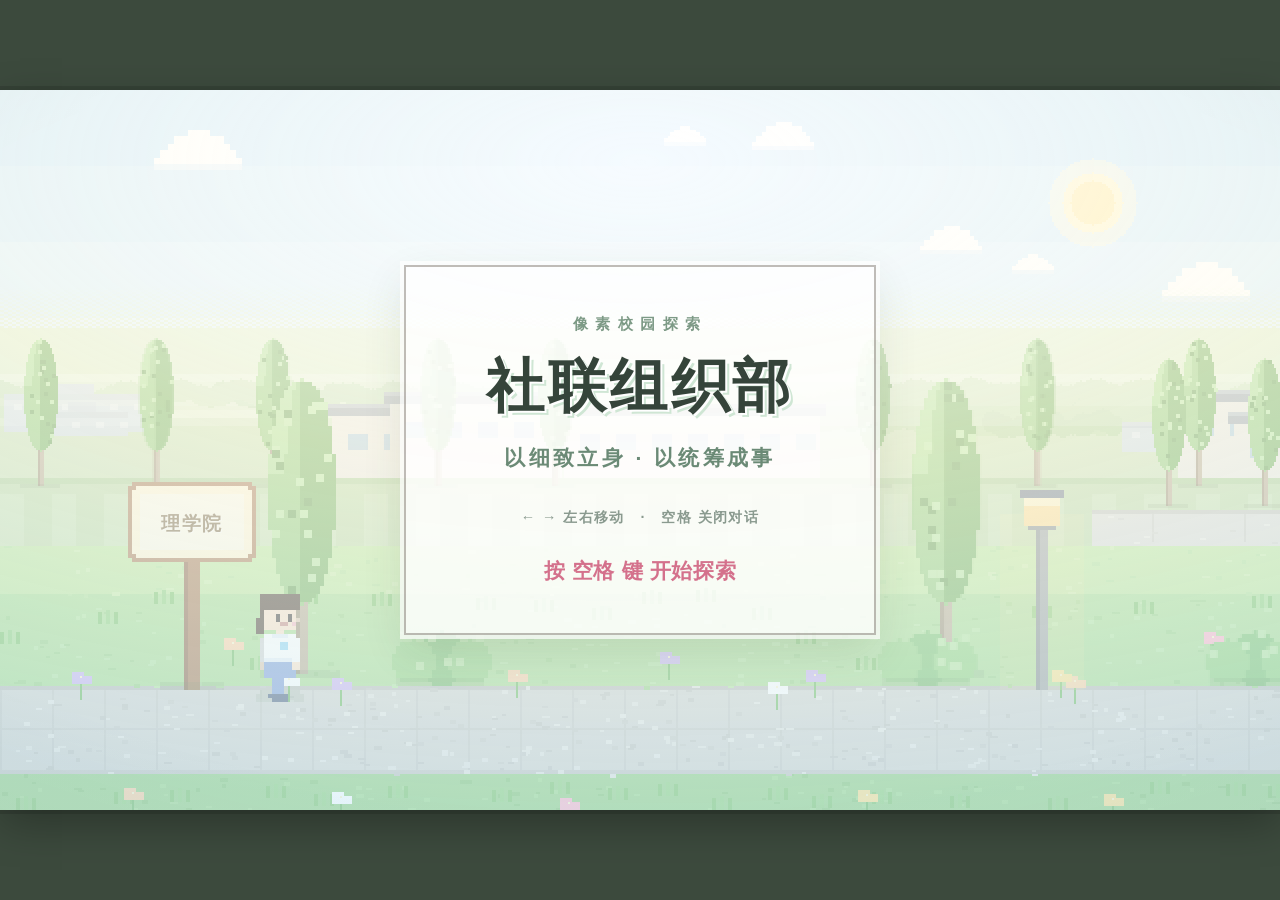
<file: NEW/index.html>
<!doctype html>
<html lang="zh-CN">
    <head>
        <meta charset="UTF-8" />
        <meta
            name="viewport"
            content="width=device-width, initial-scale=1, maximum-scale=1, user-scalable=no, viewport-fit=cover"
        />
        <title>像素校园 · 社联组织部招新探索</title>
        <style>
            /* =====================================================================
   基础重置与页面底色
   ===================================================================== */
            * {
                margin: 0;
                padding: 0;
                box-sizing: border-box;
                /* 演示场景：禁用长按选中与点按高亮 */
                -webkit-tap-highlight-color: transparent;
                -webkit-user-drag: none;
            }

            html,
            body {
                width: 100%;
                height: 100%;
                overflow: hidden;
                background: #3c4a3d; /* 投影留白区域：柔和的草绿深色，不刺眼 */
                -webkit-font-smoothing: antialiased;
                /* 禁止选中文字、禁止 iOS 长按弹出菜单 */
                user-select: none;
                -webkit-user-select: none;
                -webkit-touch-callout: none;
            }

            body {
                display: flex;
                align-items: center;
                justify-content: center;
                overscroll-behavior: none; /* 移动端禁用下拉刷新与滚动回弹 */
                -webkit-text-size-adjust: 100%;
            }

            /* 统一字体栈：优先像素中文字体，找不到则回落到系统黑体（无需任何外链） */
            :root {
                --font:
                    "Zpix", "Fusion Pixel 12px", "方正像素", "Microsoft YaHei",
                    "PingFang SC", "Hiragino Sans GB", "Source Han Sans SC",
                    sans-serif;
            }

            /* =====================================================================
   画布（逻辑分辨率 640x360，通过 CSS 放大铺满屏幕，保持像素硬边）
   ===================================================================== */
            #game {
                display: block;
                image-rendering: pixelated;
                image-rendering: -moz-crisp-edges;
                image-rendering: crisp-edges;
                background: #cfe9fb;
                box-shadow:
                    0 0 0 4px rgba(0, 0, 0, 0.12),
                    0 14px 40px rgba(0, 0, 0, 0.28);
            }

            /* =====================================================================
   UI 覆盖层：尺寸与画布完全对齐，1 逻辑像素 = --s 个 CSS 像素
   ===================================================================== */
            #ui {
                position: fixed;
                left: 0;
                top: 0;
                width: 640px;
                height: 360px;
                pointer-events: none; /* 全部用键盘操作，不拦截鼠标 */
                font-family: var(--font);
                font-weight: 700;
                letter-spacing: 0.04em;
                color: #4b4034;
                --s: 3;
            }

            /* ---------- 通用像素面板（双层描边，模拟复古游戏边框） ---------- */
            .pxpanel {
                background: #fff9ec;
                border: calc(var(--s) * 1px) solid #4b4034;
                box-shadow:
                    0 0 0 calc(var(--s) * 2px) #fffdf7,
                    0 0 0 calc(var(--s) * 3px) #4b4034,
                    0 0 0 calc(var(--s) * 6px) rgba(75, 64, 52, 0.1),
                    0 calc(var(--s) * 6px) calc(var(--s) * 14px)
                        rgba(52, 72, 44, 0.18);
            }

            /* =====================================================================
   世界内浮动名牌（NPC 头顶 / 终点牌）
   ===================================================================== */
            #tags {
                position: absolute;
                inset: 0;
            }

            .wtag {
                position: absolute;
                left: 0;
                top: 0;
                transform: translate(-50%, -100%);
                display: flex;
                align-items: center;
                gap: calc(var(--s) * 2px);
                padding: calc(var(--s) * 1.2px) calc(var(--s) * 4px);
                font-size: calc(var(--s) * 5px);
                line-height: 1.35;
                white-space: nowrap;
                color: #3a3229;
                background: #fffdf5;
                border: calc(var(--s) * 1px) solid #4b4034;
                box-shadow:
                    0 0 0 calc(var(--s) * 1px) #fffdf5,
                    calc(var(--s) * 1px) calc(var(--s) * 2px) 0
                        rgba(75, 64, 52, 0.22);
                opacity: 0;
                transition: opacity 0.25s ease;
            }
            .wtag.on {
                opacity: 1;
            }
            .wtag .dot {
                width: calc(var(--s) * 3px);
                height: calc(var(--s) * 3px);
                background: var(--c, #8fd3f4);
                border: calc(var(--s) * 1px) solid #4b4034;
                flex: none;
            }
            .wtag.goal {
                background: #fff3d0;
                font-size: calc(var(--s) * 5.6px);
            }

            /* 起点告示牌牌面文字：贴在木牌上，不加底色和边框 */
            .wtag.sign {
                justify-content: center;
                width: calc(var(--s) * 62px);
                height: calc(var(--s) * 38px);
                padding: 0;
                font-size: calc(var(--s) * 9.5px);
                letter-spacing: 0.08em;
                color: #7a6440;
                background: transparent;
                border: none;
                box-shadow: none;
                text-shadow: calc(var(--s) * 0.6px) calc(var(--s) * 0.6px) 0
                    rgba(255, 255, 255, 0.7);
            }
            .wtag.sign::after {
                display: none;
            }

            /* 终点拱门横幅上的「组 织 部」：三字等距铺开，不加底色和边框 */
            .wtag.archtext {
                display: flex;
                justify-content: space-between;
                align-items: center;
                width: calc(var(--s) * 132px);
                height: calc(var(--s) * 22px);
                padding: 0;
                font-size: calc(var(--s) * 12px);
                color: #e0708c;
                background: transparent;
                border: none;
                box-shadow: none;
                text-shadow: calc(var(--s) * 0.6px) calc(var(--s) * 0.6px) 0
                    rgba(255, 255, 255, 0.8);
            }
            .wtag.archtext::after {
                display: none;
            }

            /* NPC 名牌下方的“三角指示” */
            .wtag::after {
                content: "";
                position: absolute;
                left: 50%;
                bottom: calc(var(--s) * -3px);
                width: 0;
                height: 0;
                margin-left: calc(var(--s) * -2px);
                border-left: calc(var(--s) * 2px) solid transparent;
                border-right: calc(var(--s) * 2px) solid transparent;
                border-top: calc(var(--s) * 3px) solid #4b4034;
            }

            /* =====================================================================
   顶部状态栏
   ===================================================================== */
            #hud {
                position: absolute;
                left: 0;
                top: 0;
                right: 0;
                display: flex;
                justify-content: space-between;
                align-items: flex-start;
                padding: calc(var(--s) * 5px) calc(var(--s) * 6px);
                transition: opacity 0.3s ease;
            }
            /* 左上角一列：按钮开关 + 进度牌 */
            .hud-left {
                display: flex;
                align-items: flex-start;
                gap: calc(var(--s) * 4px);
            }
            /* 触控按钮开关：尺寸不随画布缩放，保证手机上也能点到 */
            #touch-toggle {
                flex: none;
                width: clamp(44px, 5vmin, 60px);
                height: clamp(44px, 5vmin, 60px);
                display: flex;
                flex-direction: column;
                align-items: center;
                justify-content: center;
                gap: 1px;
                font-family: var(--font);
                font-weight: 700;
                font-size: clamp(11px, 1.45vmin, 15px);
                line-height: 1.05;
                color: #3a3229;
                background: #fff9ec;
                border: 2px solid #4b4034;
                border-radius: 5px;
                box-shadow:
                    0 0 0 2px #fffdf7,
                    0 3px 0 rgba(75, 64, 52, 0.28);
                cursor: pointer;
                pointer-events: auto; /* #ui 整体穿透，这里要单独打开 */
                touch-action: manipulation;
                user-select: none;
                -webkit-user-select: none;
                -webkit-tap-highlight-color: transparent;
            }
            #touch-toggle b {
                font-size: clamp(12px, 1.6vmin, 17px);
            }
            #touch-toggle:active {
                transform: translateY(2px);
                box-shadow:
                    0 0 0 2px #fffdf7,
                    0 1px 0 rgba(75, 64, 52, 0.28);
            }
            /* 按钮开着时变绿，一眼可辨 */
            #touch-toggle.on {
                background: #d8f0d4;
            }

            /* 强制显示 / 隐藏触控层（覆盖设备判定） */
            #touch.force-on {
                display: block !important;
            }
            #touch.force-off {
                display: none !important;
            }
            .hud-chip {
                display: flex;
                align-items: center;
                gap: calc(var(--s) * 3px);
                padding: calc(var(--s) * 2px) calc(var(--s) * 5px);
                font-size: calc(var(--s) * 4.6px);
                background: rgba(255, 253, 247, 0.92);
                border: calc(var(--s) * 1px) solid #4b4034;
                box-shadow: calc(var(--s) * 1px) calc(var(--s) * 2px) 0
                    rgba(75, 64, 52, 0.18);
                color: #3a3229;
            }
            .hud-chip .num {
                color: #2f7d4f;
                font-variant-numeric: tabular-nums;
            }
            .pips {
                display: flex;
                gap: calc(var(--s) * 1.5px);
                margin-left: calc(var(--s) * 1px);
            }
            .pips i {
                display: block;
                width: calc(var(--s) * 3px);
                height: calc(var(--s) * 3px);
                background: #e4dccc;
                border: calc(var(--s) * 1px) solid #8c8071;
            }
            .pips i.on {
                background: #ff9fb4;
                border-color: #c9647d;
            }
            .hud-chip.keys {
                opacity: 0.85;
                font-weight: 600;
            }

            /* =====================================================================
   对话框
   ===================================================================== */
            #dialog {
                position: absolute;
                left: 50%;
                top: calc(var(--s) * 34px);   /* 屏幕上方：投影时下沿常被前排观众挡住 */
                width: 92%;
                padding: calc(var(--s) * 32px) calc(var(--s) * 11px) calc(var(--s) * 9px);
                font-size: calc(var(--s) * 12px);
                line-height: 1.78;
                transform: translateX(-50%) translateY(calc(var(--s) * -10px))
                    scale(0.98);
                opacity: 0;
                transition:
                    opacity 0.18s ease-out,
                    transform 0.18s ease-out;
            }
            #dialog.show {
                opacity: 1;
                transform: translateX(-50%) translateY(0) scale(1);
            }

            #dlg-name {
                position: absolute;
                left: calc(var(--s) * 11px);
                top: calc(var(--s) * 8px);
                padding: calc(var(--s) * 1.6px) calc(var(--s) * 5px);
                font-size: calc(var(--s) * 8.2px);
                color: #2f2a23;
                background: var(--c, #8fd3f4);
                border: calc(var(--s) * 1px) solid #4b4034;
                box-shadow: 0 0 0 calc(var(--s) * 1.5px) #fff9ec;
            }

            #dlg-text {
                color: #40382d;
                text-shadow: 0 calc(var(--s) * 0.5px) 0 rgba(255, 255, 255, 0.8);
                min-height: 1.85em;
            }

            #dlg-hint {
                margin-top: calc(var(--s) * 3px);
                text-align: right;
                font-size: calc(var(--s) * 5px);
                color: #9a8b76;
                font-weight: 600;
            }
            #dlg-hint .arrow {
                display: inline-block;
                animation: blink 1s steps(1, end) infinite;
            }
            @keyframes blink {
                0%,
                60% {
                    opacity: 1;
                }
                61%,
                100% {
                    opacity: 0.15;
                }
            }

            /* =====================================================================
   标题页
   ===================================================================== */
            #title {
                position: absolute;
                inset: 0;
                display: flex;
                align-items: center;
                justify-content: center;
                background: radial-gradient(
                    120% 90% at 50% 10%,
                    rgba(255, 255, 255, 0.84) 0%,
                    rgba(255, 252, 240, 0.62) 48%,
                    rgba(206, 234, 246, 0.52) 100%
                );
                transition: opacity 0.55s ease;
            }
            #title.hide {
                opacity: 0;
            }
            .title-card {
                text-align: center;
                padding: calc(var(--s) * 24px) calc(var(--s) * 40px);
                background: rgba(255, 255, 255, 0.8);
                border: calc(var(--s) * 1px) solid rgba(75, 64, 52, 0.35);
                box-shadow:
                    0 0 0 calc(var(--s) * 2px) rgba(255, 255, 255, 0.7),
                    0 calc(var(--s) * 8px) calc(var(--s) * 20px)
                        rgba(52, 72, 44, 0.12);
            }
            .t-sub {
                font-size: calc(var(--s) * 7.5px);
                letter-spacing: 0.5em;
                color: #7d9a86;
                margin-bottom: calc(var(--s) * 8px);
            }
            .t-main {
                font-size: calc(var(--s) * 29px);
                line-height: 1.25;
                color: #35443a;
                letter-spacing: 0.06em;
                text-shadow:
                    calc(var(--s) * 1px) calc(var(--s) * 1px) 0 #fff,
                    calc(var(--s) * 2px) calc(var(--s) * 2px) 0 #cfe6d4;
            }
            .t-line {
                margin-top: calc(var(--s) * 11px);
                font-size: calc(var(--s) * 10.5px);
                color: #6b8a76;
                letter-spacing: 0.16em;
            }
            .t-keys {
                margin-top: calc(var(--s) * 18px);
                font-size: calc(var(--s) * 7.2px);
                color: #8a9a8f;
                font-weight: 600;
                letter-spacing: 0.1em;
            }
            .t-start {
                margin-top: calc(var(--s) * 15px);
                font-size: calc(var(--s) * 10.5px);
                color: #d4718c;
                animation: breathe 1.6s ease-in-out infinite;
            }
            @keyframes breathe {
                0%,
                100% {
                    opacity: 0.45;
                }
                50% {
                    opacity: 1;
                }
            }

            /* =====================================================================
   Galgame 问答界面（组织部部长）
   —— 上方：纯 CSS 绘制的角色立绘占位框
   —— 下方：底部对话框（左侧角色名） + 可点击的提问选项按钮
   ===================================================================== */
            #gal {
                position: absolute;
                inset: 0;
                display: none;
                background: linear-gradient(
                    180deg,
                    #e8f6ff 0%,
                    #eefaf0 42%,
                    #fffbf1 100%
                );
                opacity: 0;
                transition: opacity 0.3s ease;
                pointer-events: none; /* 只有对话框与选项按钮可点 */
            }
            #gal.on {
                display: block;
            }
            #gal.show {
                opacity: 1;
            }

            /* ---------- 立绘占位框 ---------- */
            .gal-figure {
                position: absolute;
                left: 50%;
                top: calc(var(--s) * 6px);
                transform: translateX(-50%);
                width: calc(var(--s) * 106px);
                height: calc(var(--s) * 88px);
                /* 基准点放在左上角：像素图的 box-shadow 从基准点向右下铺开 */
                display: block;
                padding: calc(var(--s) * 3px) 0 0 calc(var(--s) * 21px);
                background: linear-gradient(
                    180deg,
                    #ffffff 0%,
                    #eef8ff 62%,
                    #e3f3e4 100%
                );
                border: calc(var(--s) * 1px) solid #4b4034;
                box-shadow:
                    0 0 0 calc(var(--s) * 2px) #fffdf7,
                    0 0 0 calc(var(--s) * 3px) #4b4034,
                    0 calc(var(--s) * 6px) calc(var(--s) * 14px)
                        rgba(52, 72, 44, 0.14);
                overflow: hidden;
            }
            /* 像素点：1em 方块 + 大量 box-shadow 拼成立绘（纯 CSS，无图片） */
            .gal-px {
                display: block;
                width: 1em;
                height: 1em;
                font-size: calc(var(--s) * 2.7px);
                background: transparent;
            }
            .gal-figure-cap {
                position: absolute;
                left: 50%;
                top: calc(var(--s) * 96px);
                transform: translateX(-50%);
                font-size: calc(var(--s) * 4.6px);
                color: #9aa79b;
                letter-spacing: 0.12em;
                white-space: nowrap;
            }

            /* ---------- 对话框（固定在选项上方，高度按最长回复预留 4 行） ---------- */
            .gal-dialog {
                position: absolute;
                left: 5%;
                right: 5%;
                top: calc(var(--s) * 118px);
                height: calc(var(--s) * 118px);
                padding: calc(var(--s) * 12px) calc(var(--s) * 10px)
                    calc(var(--s) * 9px);
                pointer-events: auto;
                cursor: pointer;
            }
            .gal-nameplate {
                position: absolute;
                left: calc(var(--s) * 9px);
                top: calc(var(--s) * -8px);
                padding: calc(var(--s) * 1.8px) calc(var(--s) * 8px);
                font-size: calc(var(--s) * 9.6px);
                color: #2f2a23;
                background: var(--c, #8fd3f4);
                border: calc(var(--s) * 1px) solid #4b4034;
                box-shadow: 0 0 0 calc(var(--s) * 2px) #fff9ec;
            }
            .gal-exit {
                position: absolute;
                right: calc(var(--s) * 9px);
                top: calc(var(--s) * -8px);
                padding: calc(var(--s) * 2px) calc(var(--s) * 6px);
                font-family: var(--font);
                font-weight: 700;
                font-size: calc(var(--s) * 7.4px);
                letter-spacing: 0.03em;
                color: #8a5a3a;
                background: #ffe9b8;
                border: calc(var(--s) * 1px) solid #4b4034;
                box-shadow: 0 0 0 calc(var(--s) * 2px) #fff9ec;
                cursor: pointer;
                pointer-events: auto;
                transition:
                    background 0.12s ease,
                    transform 0.12s ease;
            }
            .gal-exit:hover {
                background: #ffd98a;
                transform: translateY(calc(var(--s) * -1px));
            }

            .gal-text {
                white-space: pre-line;   /* 允许文案里用 \n 换行 */
                font-size: calc(var(--s) * 14px);
                line-height: 1.62;
                letter-spacing: 0.01em;
                color: #40382d;
                text-shadow: 0 calc(var(--s) * 0.5px) 0
                    rgba(255, 255, 255, 0.85);
            }
            .gal-foot {
                position: absolute;
                left: calc(var(--s) * 10px);
                right: calc(var(--s) * 10px);
                bottom: calc(var(--s) * 6px);
                display: flex;
                justify-content: space-between;
                align-items: center;
                font-size: calc(var(--s) * 5.6px);
                font-weight: 600;
                color: #9a8b76;
            }
            .gal-skip {
                opacity: 0;
                transition: opacity 0.2s ease;
            }
            .gal-skip.on {
                opacity: 1;
                animation: blink 1s steps(1, end) infinite;
            }

            /* ---------- 提问选项按钮 ---------- */
            .gal-options {
                position: absolute;
                left: 5%;
                right: 5%;
                top: calc(var(--s) * 244px);
                height: calc(var(--s) * 104px);
                display: grid;
                grid-template-columns: 1fr 1fr;
                grid-auto-rows: 1fr;
                gap: calc(var(--s) * 4px) calc(var(--s) * 4px);
                opacity: 0;
                pointer-events: none;
                transition: opacity 0.2s ease;
            }
            #gal.opts .gal-options {
                opacity: 1;
                pointer-events: auto;
            }

            .gal-opt {
                display: flex;
                align-items: center;
                gap: calc(var(--s) * 3px);
                padding: 0 calc(var(--s) * 5px);
                font-family: var(--font);
                font-weight: 700;
                letter-spacing: 0.02em;
                font-size: calc(var(--s) * 7px);
                color: #3a3229;
                text-align: left;
                white-space: nowrap;
                overflow: hidden;
                background: #fffdf5;
                border: calc(var(--s) * 1px) solid #4b4034;
                box-shadow: calc(var(--s) * 1px) calc(var(--s) * 2px) 0
                    rgba(75, 64, 52, 0.16);
                cursor: pointer;
                pointer-events: auto;
                transition:
                    background 0.12s ease,
                    transform 0.1s ease;
            }
            .gal-opt .num {
                flex: none;
                color: #c07a3a;
            }
            .gal-opt .qt {
                overflow: hidden;
                text-overflow: ellipsis;
            }
            .gal-opt:hover,
            .gal-opt.sel {
                background: #ffeeb8;
                transform: translateX(calc(var(--s) * 2px));
            }
            .gal-opt.done {
                background: #f0f8ee;
            }
            .gal-opt.done::after {
                content: "✓";
                margin-left: auto;
                padding-left: calc(var(--s) * 3px);
                color: #4f9e6a;
                flex: none;
            }

            /* =====================================================================
   活动展板：其余 NPC 的群像背景（纯 CSS 绘制，可点击查看照片）
   —— 展板整体位于人物头顶以上的区域，不会遮住角色
   ===================================================================== */
            #booths {
                position: absolute;
                inset: 0;
            }

            .booth {
                position: absolute;
                left: 0;
                top: 0;
                width: calc(var(--s) * 280px);
                height: calc(var(--s) * 108px);
                transform: translate(-50%, -100%) scale(0.94);
                opacity: 0;
                pointer-events: none;
                transition:
                    opacity 0.35s ease,
                    transform 0.35s cubic-bezier(0.2, 0.9, 0.3, 1);
            }
            .booth.on {
                opacity: 1;
                pointer-events: auto;
                cursor: pointer;
                transform: translate(-50%, -100%) scale(1);
            }

            .booth-frame {
                position: absolute;
                inset: 0;
                background: #fff9ec;
                border: calc(var(--s) * 1px) solid #4b4034;
                box-shadow:
                    0 0 0 calc(var(--s) * 2px) #fffdf7,
                    0 0 0 calc(var(--s) * 3px) #4b4034,
                    0 calc(var(--s) * 6px) calc(var(--s) * 14px)
                        rgba(52, 72, 44, 0.2);
                overflow: hidden;
                transition: transform 0.14s ease;
            }
            .booth:hover .booth-frame {
                transform: translateY(calc(var(--s) * -3px));
            }

            /* 场景区：1em = 2 逻辑像素，所有元素用 em 定位，缩放时保持像素硬边 */
            .booth-scene {
                position: absolute;
                left: 0;
                right: 0;
                top: 0;
                height: calc(var(--s) * 92px);
                font-size: calc(var(--s) * 2px);
                overflow: hidden;
            }
            .booth-px {
                position: absolute;
            }

            .booth-cap {
                position: absolute;
                left: 0;
                right: 0;
                bottom: 0;
                height: calc(var(--s) * 16px);
                display: flex;
                align-items: center;
                justify-content: space-between;
                padding: 0 calc(var(--s) * 5px);
                font-size: calc(var(--s) * 4.6px);
                color: #3a3229;
                background: #ffeec8;
                border-top: calc(var(--s) * 1px) solid #4b4034;
            }
            .booth-cap .tip {
                color: #a8763a;
                font-size: calc(var(--s) * 4.2px);
            }

            /* =====================================================================
   照片画框（点击展板后弹出）
   ===================================================================== */
            #photo {
                position: absolute;
                inset: 0;
                display: none;
                align-items: center;
                justify-content: center;
                background: rgba(38, 48, 40, 0.58);
                opacity: 0;
                pointer-events: none;
                transition: opacity 0.22s ease;
            }
            #photo.on {
                display: flex;
            }
            #photo.show {
                opacity: 1;
                pointer-events: auto;
                cursor: pointer;
            }

            .photo-card {
                /* 卡片宽度贴合相框，不再留出大片空白 */
                width: fit-content;
                max-width: 92%;
                padding: calc(var(--s) * 8px);
                display: flex;
                flex-direction: column;
                gap: calc(var(--s) * 5px);
            }
            .photo-head {
                display: flex;
                align-items: baseline;
                justify-content: space-between;
            }
            .photo-head .t {
                font-size: calc(var(--s) * 6px);
                color: #35443a;
            }
            .photo-head .x {
                font-size: calc(var(--s) * 4.2px);
                color: #9a8b76;
            }
            .photo-frame {
                position: relative;
                /* 默认按 4:3 显示；图片加载后由脚本按真实宽高比精确贴合 */
                width: calc(var(--s) * 344px);
                height: calc(var(--s) * 258px);
                margin: 0 auto;
                display: flex;
                align-items: center;
                justify-content: center;
                overflow: hidden;
                background: #f4f1e8;
                border: calc(var(--s) * 1px) solid #4b4034;
                box-shadow: inset 0 0 0 calc(var(--s) * 2px) #fffdf7;
            }
            .photo-frame img {
                width: 100%;
                height: 100%;
                object-fit: contain;   /* 相框已按比例贴合，图片正好铺满 */
                display: block;
                image-rendering: auto;
            }
            /* 图片尚未放入时的占位提示 */
            .photo-hold {
                position: absolute;
                inset: 0;
                display: flex;
                flex-direction: column;
                align-items: center;
                justify-content: center;
                gap: calc(var(--s) * 4px);
                text-align: center;
                color: #8a8072;
            }
            .photo-hold .ph1 {
                font-size: calc(var(--s) * 5.4px);
                color: #6b7f6f;
            }
            .photo-hold .ph2 {
                font-size: calc(var(--s) * 5.6px);
                color: #c0653a;
                padding: calc(var(--s) * 2px) calc(var(--s) * 6px);
                border: calc(var(--s) * 1px) dashed #c0a98a;
                background: #fffdf6;
            }
            .photo-hold .ph3 {
                font-size: calc(var(--s) * 4px);
                color: #a09a8c;
            }
            .photo-hold.hide {
                display: none;
            }

            /* =====================================================================
   结局彩蛋
   ===================================================================== */
            #ending {
                position: absolute;
                inset: 0;
                display: flex;
                align-items: center;
                justify-content: center;
                opacity: 0;
                transition: opacity 0.8s ease;
                overflow: hidden;
            }
            #ending.show {
                opacity: 1;
            }

            /* 淡入高光：文字后方的柔和暖晕（不再把整张黄昏画面冲白） */
            .end-glow {
                position: absolute;
                inset: -20%;
                background: radial-gradient(
                    58% 52% at 50% 46%,
                    rgba(255, 252, 238, 0.74) 0%,
                    rgba(255, 246, 222, 0.4) 46%,
                    rgba(255, 240, 210, 0) 100%
                );
                transform: scale(0.4);
                opacity: 0;
                animation: glowIn 2.2s cubic-bezier(0.2, 0.8, 0.3, 1) 0.15s
                    forwards;
            }
            @keyframes glowIn {
                0% {
                    transform: scale(0.4);
                    opacity: 0;
                }
                45% {
                    transform: scale(1.02);
                    opacity: 1;
                }
                100% {
                    transform: scale(1.12);
                    opacity: 0.92;
                }
            }

            .end-card {
                position: relative;
                text-align: center;
                padding: calc(var(--s) * 14px) calc(var(--s) * 24px);
                overflow: hidden;
                transform: translateY(calc(var(--s) * 10px));
                animation: cardIn 0.9s cubic-bezier(0.2, 0.9, 0.25, 1) 0.35s
                    forwards;
            }
            @keyframes cardIn {
                from {
                    transform: translateY(calc(var(--s) * 14px)) scale(0.96);
                    opacity: 0;
                }
                to {
                    transform: translateY(0) scale(1);
                    opacity: 1;
                }
            }
            /* 扫过的高光条 */
            .end-card::after {
                content: "";
                position: absolute;
                top: -60%;
                bottom: -60%;
                left: -40%;
                width: 34%;
                background: linear-gradient(
                    100deg,
                    rgba(255, 255, 255, 0) 0%,
                    rgba(255, 255, 255, 0.85) 50%,
                    rgba(255, 255, 255, 0) 100%
                );
                transform: translateX(-160%) rotate(8deg);
                animation: sweep 2.4s ease-in-out 1.5s forwards;
                pointer-events: none;
            }
            @keyframes sweep {
                0% {
                    transform: translateX(-160%) rotate(8deg);
                    opacity: 0;
                }
                15% {
                    opacity: 1;
                }
                100% {
                    transform: translateX(560%) rotate(8deg);
                    opacity: 0;
                }
            }

            .end-line {
                opacity: 0;
                animation: lineIn 0.75s ease-out forwards;
            }
            @keyframes lineIn {
                from {
                    opacity: 0;
                    transform: translateY(calc(var(--s) * 5px));
                }
                to {
                    opacity: 1;
                    transform: translateY(0);
                }
            }
            .end-line.l1 {
                font-size: calc(var(--s) * 15px);
                color: #35443a;
                letter-spacing: 0.08em;
                text-shadow:
                    calc(var(--s) * 1px) calc(var(--s) * 1px) 0 #fff,
                    calc(var(--s) * 2px) calc(var(--s) * 2px) 0 #d8ecd8;
                animation-delay: 0.35s;
            }
            .end-line.l2 {
                margin-top: calc(var(--s) * 9px);
                font-size: calc(var(--s) * 10.5px);
                color: #2f7d4f;
                letter-spacing: 0.06em;
                animation-delay: 1.05s;
            }
            .end-line.l3 {
                margin-top: calc(var(--s) * 6px);
                font-size: calc(var(--s) * 7.6px);
                color: #b06a7e;
                letter-spacing: 0.18em;
                animation-delay: 1.75s;
            }
            .end-line.l4 {
                margin-top: calc(var(--s) * 5px);
                font-size: calc(var(--s) * 8.4px);
                color: #5c7a66;
                letter-spacing: 0.1em;
                animation-delay: 2.35s;
            }
            .end-hint {
                margin-top: calc(var(--s) * 16px);
                font-size: calc(var(--s) * 4.4px);
                color: #a09a8c;
                font-weight: 600;
                opacity: 0;
                animation: lineIn 0.7s ease-out 3.4s forwards;
            }

            /* =====================================================================
   画面四角轻微暗角，让投影画面更聚焦（纯 CSS，无外部资源）
   ===================================================================== */
            #vignette {
                position: absolute;
                inset: 0;
                background: radial-gradient(
                    120% 100% at 50% 45%,
                    rgba(0, 0, 0, 0) 55%,
                    rgba(40, 55, 40, 0.16) 100%
                );
            }

            /* =====================================================================
   移动端触控按钮：像素风外观，与游戏同一套视觉
   —— 尺寸用固定 px/clamp（不随画布 --s 缩放），保证手指可点
   —— 仅在触摸设备上显示，投影与桌面端保持干净
   ===================================================================== */
            #touch {
                position: fixed;
                inset: 0;
                display: none;
                pointer-events: none; /* 只有按钮可点，其余穿透 */
                z-index: 20;
                font-family: var(--font);
                font-weight: 700;
                --tb: clamp(54px, 13.5vw, 86px); /* 按钮边长 */
            }
            .tc-pad {
                position: absolute;
                bottom: calc(env(safe-area-inset-bottom, 0px) + 14px);
                display: none;
                gap: 14px;
                align-items: center;
            }
            .tc-pad.on {
                display: flex;
            }
            .tc-move {
                left: calc(env(safe-area-inset-left, 0px) + 14px);
            }
            .tc-act {
                right: calc(env(safe-area-inset-right, 0px) + 14px);
            }
            .tc-again {
                left: 50%;
                transform: translateX(-50%);
            }
            .tc-btn {
                display: flex;
                align-items: center;
                justify-content: center;
                width: var(--tb);
                height: var(--tb);
                font-family: var(--font);
                font-weight: 700;
                font-size: calc(var(--tb) * 0.4);
                line-height: 1;
                color: #3a3229;
                background: #fff9ec;
                border: 3px solid #4b4034;
                border-radius: 6px;
                box-shadow:
                    0 0 0 3px #fffdf7,
                    0 5px 0 rgba(75, 64, 52, 0.28);
                cursor: pointer;
                pointer-events: auto;
                touch-action: none; /* 阻止滚动与双击缩放 */
                user-select: none;
                -webkit-user-select: none;
                -webkit-tap-highlight-color: transparent;
                transition:
                    background 0.1s ease,
                    transform 0.06s ease;
            }
            .tc-btn:active {
                background: #ffeeb8;
                transform: translateY(3px);
                box-shadow:
                    0 0 0 3px #fffdf7,
                    0 2px 0 rgba(75, 64, 52, 0.28);
            }
            .tc-wide {
                width: calc(var(--tb) * 1.85);
                font-size: calc(var(--tb) * 0.3);
                letter-spacing: 0.1em;
            }

            .tc-rotate {
                position: absolute;
                left: 50%;
                bottom: calc(env(safe-area-inset-bottom, 0px) + 14px + var(--tb) + 18px);
                transform: translateX(-50%);
                padding: 9px 16px;
                font-family: var(--font);
                font-weight: 700;
                font-size: 14px;
                letter-spacing: 0.06em;
                white-space: nowrap;
                color: #3a3229;
                background: #fff9ec;
                border: 3px solid #4b4034;
                border-radius: 6px;
                box-shadow:
                    0 0 0 3px #fffdf7,
                    0 5px 0 rgba(75, 64, 52, 0.28);
                display: none;
            }
            /* 仅触摸设备 + 竖屏时提示横屏（转过屏幕即自动消失） */
            @media (hover: none) and (pointer: coarse) and (orientation: portrait) {
                .tc-rotate {
                    display: block;
                }
            }
            /* 触摸设备：显示触控按钮，并隐藏只对键盘有意义的提示 */
            @media (hover: none) and (pointer: coarse) {
                #touch {
                    display: block;
                }
                .hud-chip.keys {
                    display: none;
                }
                .gal-foot > span:first-child {
                    display: none;
                }
                .end-hint {
                    display: none;
                }
            }
        </style>
    </head>
    <body>
        <!-- ===================== 游戏画布 ===================== -->
        <canvas id="game" width="640" height="360"></canvas>

        <!-- ===================== UI 覆盖层 ===================== -->
        <div id="ui">
            <div id="vignette"></div>
            <div id="tags"></div>
            <div id="booths"></div>

            <!-- 顶部状态栏（标题页隐藏，开始探索后再出现） -->
            <div id="hud" style="opacity: 0">
                <div class="hud-left">
                    <!-- 触控按钮开关：桌面端也能切出按钮来做演示 -->
                    <button
                        id="touch-toggle"
                        type="button"
                        aria-pressed="false"
                        title="显示 / 隐藏触控按钮"
                    >
                        <span>按钮</span><b id="touch-state">关</b>
                    </button>
                    <div class="hud-chip">
                        <span>探索进度</span>
                        <span class="num" id="hud-num">0 / 5</span>
                        <span class="pips" id="hud-pips"></span>
                    </div>
                </div>
                <div class="hud-chip keys">
                    ← → 移动　空格 关闭对话　M 音乐　R 重来
                </div>
            </div>

            <!-- 对话框 -->
            <div id="dialog" class="pxpanel">
                <div id="dlg-name">学姐</div>
                <div id="dlg-text"></div>
                <div id="dlg-hint">
                    按 <b>空格</b> 继续 <span class="arrow">▼</span>
                </div>
            </div>

            <!-- ============ Galgame 问答界面（组织部部长） ============ -->
            <div id="gal">
                <!-- 角色立绘占位框：像素立绘完全由 CSS 的 box-shadow 拼出 -->
                <div class="gal-figure">
                    <div class="gal-px" id="gal-px"></div>
                </div>
                <div class="gal-figure-cap">组织部部长 ~ 张怀志</div>

                <!-- 对话框：左侧角色名，右侧结束提问 -->
                <div class="gal-dialog pxpanel" id="gal-dialog">
                    <div class="gal-nameplate" id="gal-name">组织部部长</div>
                    <button class="gal-exit" id="gal-exit" type="button">
                        结束提问，继续探索 →
                    </button>
                    <div class="gal-text" id="gal-text"></div>
                    <div class="gal-foot">
                        <span>↑ ↓ 选择问题　Enter 确认　也可直接点击选项</span>
                        <span class="gal-skip" id="gal-skip">点击文字可跳过 ▼</span>
                    </div>
                </div>

                <!-- 玩家可点击的提问选项（位于对话框下方，与原来一致） -->
                <div class="gal-options" id="gal-options"></div>
            </div>

            <!-- 照片画框：点击活动展板后弹出 -->
            <div id="photo">
                <div class="photo-card pxpanel">
                    <div class="photo-head">
                        <span class="t" id="photo-title">辩论赛</span>
                        <span class="x">点击任意位置 / 按空格 关闭</span>
                    </div>
                    <div class="photo-frame" id="photo-frame">
                        <img id="photo-img" alt="" />
                        <div class="photo-hold" id="photo-hold">
                            <div class="ph1">照片占位</div>
                            <div class="ph2" id="photo-file">
                                photo-debate.jpg
                            </div>
                            <div class="ph3">
                                把这张图片放到与本网页相同的目录，刷新即可显示
                            </div>
                        </div>
                    </div>
                </div>
            </div>

            <!-- 标题页 -->
            <div id="title">
                <div class="title-card">
                    <div class="t-sub">像素校园探索</div>
                    <div class="t-main">社联组织部</div>
                    <div class="t-line">以细致立身 · 以统筹成事</div>
                    <div class="t-keys">← → 左右移动　·　空格 关闭对话</div>
                    <div class="t-start">按 空格 键 开始探索</div>
                </div>
            </div>

            <!-- 结局彩蛋 -->
            <div id="ending">
                <div class="end-glow"></div>
                <div class="end-card">
                    <div class="end-line l1">探索完成！</div>
                    <div class="end-line l2">欢迎加入 社联组织部</div>
                    <div class="end-line l3">以细致立身，以统筹成事</div>
                    <div class="end-line l4">我们在这里等你相遇！</div>
                    <div class="end-hint">按 R 键 重新开始探索</div>
                </div>
            </div>
        </div>

        <!-- ============ 移动端触控按钮（仅触摸设备显示） ============ -->
        <div id="touch">
            <div class="tc-pad tc-move">
                <button class="tc-btn" type="button" data-key="ArrowLeft" aria-label="向左走">◀</button>
                <button class="tc-btn" type="button" data-key="ArrowRight" aria-label="向右走">▶</button>
            </div>
            <div class="tc-pad tc-act">
                <button class="tc-btn tc-wide" type="button" data-key="Space" id="tc-action">继 续</button>
            </div>
            <div class="tc-rotate">建议横屏使用，画面更大更好点</div>
            <div class="tc-pad tc-again">
                <button class="tc-btn tc-wide" type="button" data-key="KeyR">重新开始</button>
            </div>
        </div>
        <script>
            "use strict";

            /* 禁用长按选中、右键菜单与拖拽：演示时不需要浏览器默认交互 */
            ["contextmenu", "selectstart", "dragstart"].forEach(function (type) {
                document.addEventListener(type, function (e) {
                    e.preventDefault();
                });
            });
            /* =====================================================================
   像素校园 · 社联组织部招新探索
   单文件 / 纯前端 / 无外部资源 / 双击即可运行
   ---------------------------------------------------------------------
   目录：
     1. 基础常量
     2. 工具函数
     3. 音效引擎（Web Audio 实时合成，无音频文件）
     4. 剧情文案与 NPC 数据
     5. 角色与景物绘制
     6. 场景预渲染（草地 / 装饰物）
     7. 游戏状态
     8. 更新逻辑
     9. 渲染
    10. Galgame 问答界面（组织部部长）
    11. 活动展板（群像背景）与照片画框
    12. 输入、界面联动与主循环
   ===================================================================== */
            (function () {
                /* =====================================================================
   1. 基础常量
   ===================================================================== */
                const VW = 640; // 逻辑分辨率宽
                const VH = 360; // 逻辑分辨率高
                const HORIZON = 228; // 地平线 y
                const GROUND_Y = 306; // 人物脚底基线 y
                const WORLD_W = 4600; // 世界总宽度（超长横向地图）
                const END_TRIGGER_X = 4380; // 抵达终点的触发横坐标
                const PLAYER_MIN_X = 40;
                const PLAYER_MAX_X = 4520;
                const SPEED = 175; // 最大移动速度（逻辑像素/秒）
                const ACCEL = 980; // 加速度（起步更干脆）
                const FRICTION = 1900; // 松手后的减速
                const CHAR_SCALE = 2; // 人物整体放大倍数（投影时看得清）
                const NPC_TRIGGER = 70; // 自动触发对话的距离
                const NPC_RELEASE = 116; // 离开该距离后可重新触发
                const WALK_FRAME_TIME = 0.1; // 每帧走路动画时长（与移动速度同步加快，避免脚下打滑）
                const STEP_INTERVAL = 0.2; // 脚步声间隔

                /* =====================================================================
   2. 工具函数
   ===================================================================== */
                const clamp = (v, a, b) => (v < a ? a : v > b ? b : v);

                /** 像素风矩形：坐标取整，保证边缘硬朗 */
                function rect(g, x, y, w, h, color) {
                    g.fillStyle = color;
                    g.fillRect(
                        Math.round(x),
                        Math.round(y),
                        Math.round(w),
                        Math.round(h),
                    );
                }

                /** 像素风实心圆（逐行扫描，天然带阶梯感） */
                function pixelCircle(g, cx, cy, r, color) {
                    g.fillStyle = color;
                    for (let y = -r; y <= r; y++) {
                        const w = Math.floor(Math.sqrt(r * r - y * y));
                        g.fillRect(
                            Math.round(cx - w),
                            Math.round(cy + y),
                            w * 2 + 1,
                            1,
                        );
                    }
                }

                /** 可复现随机数（保证每次打开场景布局一致） */
                function mulberry32(seed) {
                    let a = seed >>> 0;
                    return function () {
                        a = (a + 0x6d2b79f5) >>> 0;
                        let t = Math.imul(a ^ (a >>> 15), 1 | a);
                        t = (t + Math.imul(t ^ (t >>> 7), 61 | t)) ^ t;
                        return ((t ^ (t >>> 14)) >>> 0) / 4294967296;
                    };
                }

                /** 颜色加深 / 提亮：amt 为负变暗，为正变亮 */
                function shade(hex, amt) {
                    const n = parseInt(hex.slice(1), 16);
                    const c = [(n >> 16) & 255, (n >> 8) & 255, n & 255].map(
                        (v) =>
                            Math.max(
                                0,
                                Math.min(255, Math.round(v * (1 + amt))),
                            ),
                    );
                    return (
                        "#" +
                        c.map((v) => v.toString(16).padStart(2, "0")).join("")
                    );
                }

                /** 像素风圆角面板（用于提示气泡） */
                function pxPanel(g, x, y, w, h, fill, edge) {
                    rect(g, x + 1, y, w - 2, h, edge);
                    rect(g, x, y + 1, w, h - 2, edge);
                    rect(g, x + 2, y + 1, w - 4, h - 2, fill);
                    rect(g, x + 1, y + 2, w - 2, h - 4, fill);
                }

                /* =====================================================================
   3. 音效引擎
   —— 全部使用 Web Audio 实时合成，不加载任何音频文件
   ===================================================================== */
                const Sound = (function () {
                    let ctx = null,
                        master = null,
                        noiseBuf = null,
                        bgmGain = null;
                    let bgmOn = false,
                        bgmTimer = null;

                    /** 首次用户交互时初始化音频上下文 */
                    function init() {
                        if (ctx) {
                            if (ctx.state === "suspended") ctx.resume();
                            return;
                        }
                        const AC =
                            window.AudioContext || window.webkitAudioContext;
                        if (!AC) return;
                        ctx = new AC();
                        master = ctx.createGain();
                        master.gain.value = 0.85;
                        master.connect(ctx.destination);

                        // 预生成一段白噪声，用于脚步等摩擦音
                        const len = Math.floor(ctx.sampleRate * 0.4);
                        noiseBuf = ctx.createBuffer(1, len, ctx.sampleRate);
                        const data = noiseBuf.getChannelData(0);
                        for (let i = 0; i < len; i++)
                            data[i] = Math.random() * 2 - 1;
                    }

                    /** 在指定「绝对时间」上播放一个合成音（方波 = 复古 8bit 音色） */
                    function toneAt(freq, dur, type, vol, t0, glideTo, dest) {
                        if (!ctx) return;
                        const osc = ctx.createOscillator();
                        const g = ctx.createGain();
                        osc.type = type || "square";
                        osc.frequency.setValueAtTime(freq, t0);
                        if (glideTo)
                            osc.frequency.linearRampToValueAtTime(
                                glideTo,
                                t0 + dur,
                            );
                        g.gain.setValueAtTime(0.0001, t0);
                        g.gain.exponentialRampToValueAtTime(vol, t0 + 0.012);
                        g.gain.exponentialRampToValueAtTime(0.0001, t0 + dur);
                        osc.connect(g);
                        g.connect(dest || master);
                        osc.start(t0);
                        osc.stop(t0 + dur + 0.03);
                    }

                    /** 相对当前时间播放（delay 单位：秒） */
                    function tone(freq, dur, type, vol, delay, glideTo, dest) {
                        if (!ctx) return;
                        toneAt(
                            freq,
                            dur,
                            type,
                            vol,
                            ctx.currentTime + (delay || 0),
                            glideTo,
                            dest,
                        );
                    }

                    /** 噪声脉冲（脚步踩在草地上的轻响） */
                    function noiseHit(freq, dur, vol) {
                        if (!ctx || !noiseBuf) return;
                        const t0 = ctx.currentTime;
                        const src = ctx.createBufferSource();
                        src.buffer = noiseBuf;
                        const bp = ctx.createBiquadFilter();
                        bp.type = "bandpass";
                        bp.frequency.value = freq;
                        bp.Q.value = 1.1;
                        const g = ctx.createGain();
                        g.gain.setValueAtTime(0.0001, t0);
                        g.gain.exponentialRampToValueAtTime(vol, t0 + 0.005);
                        g.gain.exponentialRampToValueAtTime(0.0001, t0 + dur);
                        src.connect(bp);
                        bp.connect(g);
                        g.connect(master);
                        src.start(t0);
                        src.stop(t0 + dur + 0.02);
                    }

                    /* ---------- 对外音效接口 ---------- */

                    /** 轻脚步：噪声 + 极轻的低频，左右脚音高略有差异 */
                    let stepFlip = false;
                    function step() {
                        stepFlip = !stepFlip;
                        noiseHit(stepFlip ? 900 : 1120, 0.07, 0.055);
                        tone(stepFlip ? 150 : 178, 0.05, "sine", 0.035);
                    }

                    /** 开始探索的轻快小提示 */
                    function start() {
                        tone(523.25, 0.09, "square", 0.1, 0);
                        tone(659.25, 0.09, "square", 0.1, 0.08);
                        tone(783.99, 0.2, "square", 0.11, 0.16);
                    }

                    /** 触发对话：两段上行音 */
                    function talk() {
                        tone(659.25, 0.07, "square", 0.1, 0);
                        tone(987.77, 0.1, "square", 0.085, 0.075);
                    }

                    /** 关闭对话：两段下行音 */
                    function close() {
                        tone(880.0, 0.07, "square", 0.09, 0);
                        tone(587.33, 0.11, "square", 0.08, 0.07);
                    }

                    /** 抵达终点的彩蛋音效：上行琶音 + 明亮和弦 + 高音闪光 */
                    function ending() {
                        const notes = [523.25, 659.25, 783.99, 1046.5, 1318.51];
                        notes.forEach((f, i) =>
                            tone(f, 0.22, "triangle", 0.12, i * 0.13),
                        );
                        // 收尾和弦
                        [523.25, 659.25, 783.99, 1046.5].forEach((f, i) => {
                            tone(f, 1.5, "triangle", 0.075, 0.72 + i * 0.015);
                        });
                        // 高音闪光
                        [1567.98, 2093.0].forEach((f, i) =>
                            tone(f, 0.5, "square", 0.035, 1.25 + i * 0.12),
                        );
                    }

                    /* ---------- 背景音乐：4 小节循环的柔和八音盒 ---------- */
                    const BGM_PROG = [
                        { bass: 130.81, arp: [261.63, 329.63, 392.0, 523.25] }, // C
                        { bass: 110.0, arp: [220.0, 261.63, 329.63, 440.0] }, // Am
                        { bass: 87.31, arp: [174.61, 220.0, 261.63, 349.23] }, // F
                        { bass: 98.0, arp: [196.0, 246.94, 293.66, 392.0] }, // G
                    ];
                    const BAR_TIME = 1.04; // 每小节时长
                    const LOOP_TIME = BAR_TIME * BGM_PROG.length;

                    function scheduleLoop() {
                        if (!ctx || !bgmOn) return;
                        const t0 = ctx.currentTime + 0.08;
                        BGM_PROG.forEach((bar, bi) => {
                            const bt = t0 + bi * BAR_TIME;
                            // 低音铺底
                            toneAt(
                                bar.bass,
                                BAR_TIME * 0.9,
                                "triangle",
                                0.05,
                                bt,
                                null,
                                bgmGain,
                            );
                            // 琶音旋律
                            bar.arp.forEach((f, i) => {
                                toneAt(
                                    f,
                                    0.5,
                                    "triangle",
                                    0.032,
                                    bt + i * (BAR_TIME / 4),
                                    null,
                                    bgmGain,
                                );
                            });
                        });
                        bgmTimer = setTimeout(scheduleLoop, LOOP_TIME * 1000);
                    }

                    function bgmToggle() {
                        if (!ctx) return false;
                        bgmOn = !bgmOn;
                        if (bgmOn) {
                            bgmGain.gain.setTargetAtTime(
                                1,
                                ctx.currentTime,
                                0.4,
                            );
                            scheduleLoop();
                        } else {
                            bgmGain.gain.setTargetAtTime(
                                0,
                                ctx.currentTime,
                                0.3,
                            );
                            clearTimeout(bgmTimer);
                            bgmTimer = null;
                        }
                        return bgmOn;
                    }

                    /** 对话时压低背景音乐音量 */
                    function bgmDuck(ducked) {
                        if (!ctx || !bgmOn) return;
                        bgmGain.gain.setTargetAtTime(
                            ducked ? 0.34 : 1,
                            ctx.currentTime,
                            0.15,
                        );
                    }

                    function ready() {
                        if (!ctx) return;
                        if (!bgmGain) {
                            bgmGain = ctx.createGain();
                            bgmGain.gain.value = 0;
                            bgmGain.connect(master);
                        }
                    }

                    /** 浏览器切页后可能挂起音频，任何按键都顺手唤醒一次 */
                    function resume() {
                        if (ctx && ctx.state === "suspended") ctx.resume();
                    }

                    return {
                        init,
                        ready,
                        resume,
                        step,
                        start,
                        talk,
                        close,
                        ending,
                        bgmToggle,
                        bgmDuck,
                        get bgmOn() {
                            return bgmOn;
                        },
                        get ok() {
                            return !!ctx;
                        },
                    };
                })();

                /* =====================================================================
   4. 剧情文案与 NPC 数据
   ===================================================================== */
                /* 各路 NPC 的对话文案：
     第 1 位（组织部部长）走 Galgame 问答，不使用本数组；
     第 2~4 位分别围绕自己展板上的活动（辩论赛 / 乒乓球比赛 / 羽毛球比赛）展开；
     第 5 位是招新寄语。
   部门介绍的官方原文完整收录在部长的问答里（问题 1~5）。 */
                const STORIES = [
                    null,
                    "这场辩论赛，正反双方八位辩手，加上计时员、评委、主持人，谁站哪、谁先发言、几点换场，都得提前排定。人员调度、现场分工、流程确认，就是我们组织部的活儿——环节钉死了，台上才能放开辩。",
                    "乒乓球赛最考验统筹：赛程怎么排、场地分几块、裁判和记分员怎么轮换、选手什么时候检录，一环扣一环。我们负责把这些理清楚，再守住签到考勤，保证每一场都按时开打。",
                    "羽毛球赛人多、场次密，最怕临时变动。谁来不了、场地要调整，都得有人在中间协调：对内盯排班，对外跟各学院和社团对接。赛后还要把台账理清、资料归档——比赛结束，我们才收尾。",
                    "我们不要求你有经验、有技术、有能力，只要求你踏实细心、有责任心、愿意学习、敢于沟通。在这里你可以锻炼统筹能力、沟通能力、做事能力，收获成长与伙伴。",
                ];

                /* ---------------- Galgame 问答：组织部部长 ----------------
   文案严格照搬，未作任何措辞修改。前 5 问为核心介绍，后 3 问为拓展问题。 */
                const GAL_GREETING =
                    "你好！想了解社联组织部吗？你可以问问我问题。";
                const GAL_OPTIONS = [
                    {
                        q: "社联组织部到底是做什么的？它在社联里是什么定位？",
                        a: "社联组织部是学生社团联合会的核心职能部门，是衔接社联与全校各学生社团的重要纽带，主要负责社联内部组织建设、社团规范化管理、人事统筹、活动保障工作，是保障全校社团体系平稳有序运转的关键部门。",
                    },
                    {
                        q: "组织部和其他部门有什么不一样？你们的工作重心是什么？",
                        a: "不同于侧重节目策划、文艺展演的部门，组织部的工作核心聚焦于管人、管组织、管流程，以严谨、规范、务实的风格开展事务。对内负责社联队伍建设，规整工作秩序，夯实组织基础；对外统筹规范各社团的日常运行与管理，督促社团落实规章制度，助力社团健康有序发展。",
                    },
                    {
                        q: "在大型活动里，组织部会承担哪些任务？",
                        a: "在活动保障方面，部门负责社联大型社团活动的落地统筹，涵盖活动的人员调度、现场分工，同时整理活动台账、梳理活动资料，完成记录汇总与归档，保障每一场大型活动井然有序开展。",
                    },
                    {
                        q: "组织部怎么和各个社团打交道，起到桥梁作用？",
                        a: "在沟通对接方面，组织部承担双向沟通的重要职责：搭建社联与各社团的沟通桥梁，及时传达学校及社联的各项工作要求，主动收集社团在组织运行中遇到的问题，汇总反馈社团合理诉求，协调解决日常问题，拉近社联与社团的距离，维系全校社团生态稳定和谐。",
                    },
                    {
                        q: "如果用一句话总结组织部，该怎么理解你们的角色？",
                        a: "整体而言，社联组织部以细致严谨的工作态度、扎实稳妥的工作作风，统筹社团组织管理、保障活动有序开展、畅通双向沟通渠道，是社联高效运转、社团稳步发展的坚实后盾。",
                    },
                    {
                        q: "加入组织部，需要有什么特长或者经验吗？",
                        a: "不需要提前掌握很多技能。比起花哨的特长，我们更看重细心、责任心，还有踏实做事的态度。只要愿意学习、耐心对接，就很适合组织部。",
                    },
                    {
                        q: "在组织部日常工作会不会很忙？",
                        a: "工作节奏跟着社团活动周期走。大型活动期间任务会多一些，日常以材料整理、对接沟通为主。所有工作都会合理分配，大家分工协作。",
                    },
                    {
                        q: "加入组织部之后，我能收获什么？",
                        a: "你可以学习活动统筹、档案整理、沟通协调的能力，认识各个社团的负责人，和部门小伙伴一起配合完成大型活动，积累很实在的实践经验。\n（以及二课工作履历模块分）",
                    },
                ];

                /** 第一位 NPC：组织部部长（男），触发 Galgame 问答；其余 NPC 沿路呈现分段剧情 */
                const NPC_DATA = [
                    {
                        name: "组织部部长",
                        x: 800,
                        kind: "gal",
                        hair: "short",
                        acc: null,
                        skin: "#ffd9b8",
                        hairColor: "#3b3229",
                        shirt: "#6fa8dc",
                        sleeve: "#5488bb",
                        pants: "#4a5568",
                        shoe: "#333b48",
                        badge: "#ffd98a",
                    },
                    {
                        name: "小橙学长",
                        x: 1560,
                        hair: "short",
                        acc: "cap",
                        skin: "#ffdcbb",
                        hairColor: "#4a3b2f",
                        shirt: "#ffc48f",
                        sleeve: "#e8a86f",
                        pants: "#7a6a58",
                        shoe: "#4d4136",
                        badge: "#7ec8f0",
                    },
                    {
                        name: "青柠学姐",
                        x: 2320,
                        hair: "long",
                        acc: "glasses",
                        skin: "#ffe6cf",
                        hairColor: "#3f3428",
                        shirt: "#c9e88f",
                        sleeve: "#aed473",
                        pants: "#7d8a6a",
                        shoe: "#55603f",
                        badge: "#f2a1b8",
                    },
                    {
                        name: "阿绿学长",
                        x: 3080,
                        hair: "short",
                        acc: null,
                        skin: "#ffdcbb",
                        hairColor: "#3a2f27",
                        shirt: "#9fdcc4",
                        sleeve: "#82c7ac",
                        pants: "#5f7a72",
                        shoe: "#3f544e",
                        badge: "#ffcf7a",
                    },
                    {
                        name: "暖阳学姐",
                        x: 3840,
                        hair: "long",
                        acc: "bow",
                        skin: "#ffe1c6",
                        hairColor: "#6b4a35",
                        shirt: "#ffd9a0",
                        sleeve: "#efc384",
                        pants: "#8a7a6a",
                        shoe: "#5a4c40",
                        badge: "#8fd3f4",
                    },
                ];

                /** 玩家外观（白色校服 + 牛仔蓝） */
                const PLAYER_SKIN_C = {
                    skin: "#ffe1c6",
                    hairColor: "#4b3a2c",
                    shirt: "#ffffff",
                    sleeve: "#e9eff8",
                    pants: "#7d9bd6",
                    shoe: "#4a5b7a",
                    badge: "#8fd3f4",
                    hair: "short",
                    acc: null,
                };

                /* =====================================================================
   5. 角色与景物绘制
   ===================================================================== */

                /* 走路动画：4 帧循环（站立帧 + 四帧走路）
   角色为「侧向视角」：脸、刘海、鞋尖都朝前，远侧手脚在身后，走路时上半身略前倾，
   所以左右行走时的朝向一眼可辨。
   两条腿共用同一基准位置 LEG_X，靠「远腿加深 + 近腿压在远腿之上」交替前后关系：
   近腿前迈时远腿后蹬，下一拍互换，左右行进方向都正确。 */
                const LEG_X = 6;
                const POSE_IDLE = {
                    bob: 0,
                    lean: 0,
                    legNear: 0,
                    legFar: 0,
                    armNear: 0,
                    armFar: 0,
                    shoeNear: 0,
                    shoeFar: 0,
                };
                const POSES_WALK = [
                    {
                        bob: 0,
                        lean: 1,
                        legNear: 2,
                        legFar: -2,
                        armNear: -1,
                        armFar: 1,
                        shoeNear: 0,
                        shoeFar: -1,
                    }, // 近腿前迈
                    {
                        bob: -1,
                        lean: 1,
                        legNear: 0,
                        legFar: 0,
                        armNear: 0,
                        armFar: 0,
                        shoeNear: 0,
                        shoeFar: 0,
                    }, // 双腿并拢
                    {
                        bob: 0,
                        lean: 1,
                        legNear: -2,
                        legFar: 2,
                        armNear: 1,
                        armFar: -1,
                        shoeNear: -1,
                        shoeFar: 0,
                    }, // 近腿后蹬
                    {
                        bob: -1,
                        lean: 1,
                        legNear: 0,
                        legFar: 0,
                        armNear: 0,
                        armFar: 0,
                        shoeNear: 0,
                        shoeFar: 0,
                    }, // 双腿并拢
                ];

                /**
                 * 绘制像素小人（16 x 27 像素，朝向右侧绘制，facing=-1 时整体镜像）
                 * @param {CanvasRenderingContext2D} g
                 * @param {number} cx    人物水平中心
                 * @param {number} feetY 脚底 y 坐标
                 * @param {object} c     配色与造型配置
                 * @param {object} pose  姿态
                 * @param {number} facing 朝向：1 向右，-1 向左
                 */
                function drawCharacter(g, cx, feetY, c, pose, facing) {
                    const CW = 16,
                        CH = 27;
                    const S = CHAR_SCALE; // 整体放大倍数
                    const left = Math.round(cx - (CW * S) / 2);
                    const top = Math.round(feetY - CH * S) + pose.bob * S;

                    // 地面投影（不随身体起伏移动，随放大倍数一起变宽）
                    g.fillStyle = "rgba(78, 112, 66, 0.15)";
                    g.fillRect(
                        Math.round(cx) - 6 * S,
                        Math.round(feetY) - 2 * S,
                        12 * S,
                        2 * S,
                    );
                    g.fillRect(
                        Math.round(cx) - 5 * S,
                        Math.round(feetY) - 3 * S,
                        10 * S,
                        1 * S,
                    );

                    g.save();
                    g.translate(left, top);
                    if (facing < 0) {
                        g.translate(CW * S, 0);
                        g.scale(-1, 1);
                    } // 以精灵中轴镜像翻转
                    g.scale(S, S); // 放大到投影可读的尺寸

                    const L = pose.lean || 0; // 行走时上半身前移 1 像素，形成前倾
                    const hair = c.hairColor;
                    const skinFar = shade(c.skin, -0.12);
                    const shirtFar = shade(c.shirt, -0.18);
                    const pantsFar = shade(c.pants, -0.24);
                    const shoeFar = shade(c.shoe, -0.18);

                    /* ---- 远侧（身后）肢体：先画，颜色加深；手臂大部分被躯干挡住，只露出身后一点 ---- */
                    rect(g, 3 + pose.armFar, 11, 2, 6, shirtFar);
                    rect(g, 3 + pose.armFar, 17, 2, 2, skinFar);
                    rect(g, LEG_X + pose.legFar, 21, 3, 4, pantsFar);
                    rect(
                        g,
                        LEG_X + pose.legFar - 1,
                        25 + pose.shoeFar,
                        1,
                        1,
                        shoeFar,
                    ); // 脚跟
                    rect(
                        g,
                        LEG_X + pose.legFar,
                        25 + pose.shoeFar,
                        4,
                        2,
                        shoeFar,
                    ); // 鞋，脚尖朝前

                    /* ---- 躯干 ---- */
                    rect(g, 4 + L, 10, 8, 7, c.shirt);
                    rect(g, 4 + L, 16, 8, 1, c.sleeve); // 下摆阴影
                    rect(g, 6 + L, 10, 4, 1, c.sleeve); // 领口
                    rect(g, 8 + L, 12, 2, 2, c.badge); // 胸前小徽章（偏前）
                    rect(g, 4, 17, 8, 4, c.pants); // 裤腰（不随前倾移动）

                    /* ---- 近侧（身前）肢体：压在远侧之上，颜色更亮 ---- */
                    rect(g, LEG_X + pose.legNear, 21, 3, 4, c.pants);
                    rect(
                        g,
                        LEG_X + pose.legNear - 1,
                        25 + pose.shoeNear,
                        1,
                        1,
                        c.shoe,
                    );
                    rect(
                        g,
                        LEG_X + pose.legNear,
                        25 + pose.shoeNear,
                        4,
                        2,
                        c.shoe,
                    );
                    rect(g, 11 + L + pose.armNear, 11, 2, 6, c.shirt);
                    rect(g, 11 + L + pose.armNear, 17, 2, 2, c.skin);

                    /* ---- 脖子与头 ---- */
                    rect(g, 7 + L, 9, 2, 1, c.skin);
                    rect(g, 4 + L, 1, 8, 8, c.skin); // 脸
                    rect(g, 12 + L, 6, 1, 1, skinFar); // 鼻尖（向前突出）

                    /* ---- 五官整体偏前，形成侧脸，朝向前方一目了然 ---- */
                    rect(g, 7 + L, 5, 1, 2, "#3a3230"); // 远眼
                    rect(g, 10 + L, 5, 1, 2, "#3a3230"); // 近眼
                    rect(g, 11 + L, 7, 1, 1, "#f9b8c1"); // 近侧腮红
                    rect(g, 8 + L, 7, 2, 1, "#c98a80"); // 嘴

                    /* ---- 头发：后脑厚、刘海与发梢朝前 ---- */
                    rect(g, 3 + L, 0, 10, 3, hair); // 头顶
                    rect(g, 4 + L, 3, 8, 1, hair); // 刘海
                    rect(g, 3 + L, 3, 1, 5, hair); // 后脑
                    rect(g, 2 + L, 6, 2, 4, hair); // 脑后发束
                    rect(g, 11 + L, 3, 2, 1, hair); // 前额发梢
                    if (c.hair === "long")
                        rect(g, 2 + L, 3, 2, 11, shade(hair, -0.08)); // 长发顺在身后

                    /* ---- 配饰（全部朝前） ---- */
                    if (c.acc === "cap") {
                        rect(g, 3 + L, -1, 10, 2, "#6fa8dc");
                        rect(g, 3 + L, 1, 10, 1, "#4d84b8");
                        rect(g, 12 + L, 1, 3, 1, "#4d84b8"); // 帽檐
                    }
                    if (c.acc === "glasses") {
                        rect(g, 6 + L, 4, 6, 1, "#5b6b7d");
                        rect(g, 6 + L, 6, 6, 1, "#5b6b7d");
                        rect(g, 6 + L, 5, 1, 1, "#5b6b7d");
                        rect(g, 8 + L, 5, 1, 1, "#5b6b7d");
                        rect(g, 9 + L, 5, 1, 1, "#5b6b7d");
                        rect(g, 11 + L, 5, 1, 1, "#5b6b7d");
                        rect(g, 7 + L, 5, 1, 1, "#dff0ff");
                        rect(g, 10 + L, 5, 1, 1, "#dff0ff");
                    }
                    if (c.acc === "bow") {
                        rect(g, 11 + L, -1, 3, 2, "#ff9db3");
                        rect(g, 12 + L, -1, 1, 2, "#e8788f");
                    }

                    g.restore();
                }

                /** 未触达的 NPC 头顶的“!”气泡 */
                function drawExclaim(g, cx, topY, t) {
                    const S = 1.7;
                    const bob = Math.round(Math.sin(t * 3.4) * 2);
                    const w = 9,
                        h = 12;
                    g.save();
                    g.translate(
                        Math.round(cx - (w * S) / 2),
                        Math.round(topY - (h + 4) * S) + bob,
                    );
                    g.scale(S, S);
                    pxPanel(g, 0, 0, w, h, "#ffffff", "#4b4034");
                    rect(g, 3, h, 1, 2, "#4b4034"); // 气泡小尾巴
                    rect(g, 4, h, 2, 1, "#4b4034");
                    rect(g, 4, 3, 2, 5, "#d4718c"); // “!”
                    rect(g, 4, 9, 2, 2, "#d4718c");
                    g.restore();
                }

                /* ---------------- 景物绘制（全部绘制到预渲染层上） ---------------- */

                /** 杨树：细长的竖向树冠 + 笔直树干（校园行道树的标志性轮廓） */
                function drawPoplar(g, x, baseY, s, rr) {
                    const h = Math.round(74 * s); // 总高
                    const trunkW = Math.max(2, Math.round(3 * s));
                    const trunkH = Math.round(18 * s);
                    const rx = Math.max(3, Math.round(7.5 * s)); // 树冠半宽
                    const ry = Math.round((h - trunkH) / 2);

                    // 树干
                    rect(
                        g,
                        x - trunkW / 2,
                        baseY - trunkH,
                        trunkW,
                        trunkH,
                        "#b9a98d",
                    );
                    rect(
                        g,
                        x - trunkW / 2,
                        baseY - trunkH,
                        1,
                        trunkH,
                        "#9c8c70",
                    );

                    // 树冠：细长竖向椭圆（逐行扫描，天然像素阶梯）
                    const cy = baseY - trunkH - ry;
                    const rows = [];
                    for (let dy = -ry; dy <= ry; dy++) {
                        const w = Math.round(
                            rx *
                                Math.sqrt(
                                    Math.max(0, 1 - (dy * dy) / (ry * ry + 1)),
                                ),
                        );
                        rows.push([dy, w]);
                    }
                    g.fillStyle = "#6fae56";
                    for (const [dy, w] of rows)
                        g.fillRect(
                            Math.round(x - w),
                            Math.round(cy + dy),
                            w * 2 + 1,
                            1,
                        );
                    g.fillStyle = "#8ec973";
                    for (const [dy, w] of rows)
                        g.fillRect(
                            Math.round(x - w),
                            Math.round(cy + dy),
                            Math.max(1, Math.round(w * 1.05)),
                            1,
                        );
                    g.fillStyle = "#a8dc8d";
                    for (const [dy, w] of rows) {
                        if (dy < -ry * 0.15)
                            g.fillRect(
                                Math.round(x - w),
                                Math.round(cy + dy),
                                Math.max(1, Math.round(w * 0.55)),
                                1,
                            );
                    }
                    // 叶簇碎点
                    for (let i = 0; i < 22 * s; i++) {
                        const a = rr() * Math.PI * 2,
                            r = Math.sqrt(rr());
                        rect(
                            g,
                            x + Math.cos(a) * r * rx,
                            cy + Math.sin(a) * r * ry,
                            2,
                            2,
                            rr() > 0.5 ? "#b6e59c" : "#609b49",
                        );
                    }
                    // 树影
                    g.fillStyle = "rgba(70, 105, 58, .15)";
                    g.fillRect(x - rx - 2, baseY - 1, rx * 2 + 4, 2);
                }

                /** 灌木丛 */
                function drawBush(g, x, baseY, s, rr) {
                    const w = Math.round(22 * s),
                        h = Math.round(13 * s);
                    pixelCircle(g, x, baseY - h * 0.5, h * 0.52, "#79c268");
                    pixelCircle(
                        g,
                        x - w * 0.3,
                        baseY - h * 0.42,
                        h * 0.42,
                        "#8ed177",
                    );
                    pixelCircle(
                        g,
                        x + w * 0.3,
                        baseY - h * 0.42,
                        h * 0.42,
                        "#8ed177",
                    );
                    for (let i = 0; i < 6 * s; i++) {
                        rect(
                            g,
                            x - w / 2 + rr() * w,
                            baseY - h + rr() * h * 0.7,
                            2,
                            2,
                            "#b6e59c",
                        );
                    }
                    g.fillStyle = "rgba(70, 105, 58, .14)";
                    g.fillRect(x - w / 2, baseY - 1, w, 2);
                }

                /** 小花（颜色随机取一种柔和色） */
                const FLOWER_COLORS = [
                    "#ffb3c6",
                    "#ffe08a",
                    "#ffffff",
                    "#cbb2f0",
                    "#ffcfa0",
                ];
                function drawFlower(g, x, y, s, rr) {
                    const col =
                        FLOWER_COLORS[Math.floor(rr() * FLOWER_COLORS.length)];
                    const stem = Math.max(1, Math.round(s * 0.6));
                    rect(g, x, y + 3 * s, stem, 4 * s, "#6cb95a"); // 花茎
                    rect(g, x - 2 * s, y, 3 * s, 3 * s, col); // 花瓣
                    rect(g, x + 1 * s, y + 1 * s, 2 * s, 2 * s, col);
                    rect(g, x, y + 1 * s, 1, 1, "#fff6c9"); // 花心
                }
                /** 草丛 */
                function drawGrassTuft(g, x, y, s) {
                    const w = Math.max(1, Math.round(s));
                    rect(g, x, y, w, 3 * s, "#7cc464");
                    rect(g, x + 2 * s, y - 1, w, 3 * s + 1, "#8ed177");
                    rect(g, x + 4 * s, y, w, 3 * s, "#7cc464");
                }

                /** 路灯 */
                function drawLamp(g, x, baseY) {
                    rect(g, x - 1, baseY - 42, 3, 42, "#8b93a0");
                    rect(g, x - 1, baseY - 42, 1, 42, "#6f7885");
                    rect(g, x - 4, baseY - 48, 9, 7, "#ffd98a");
                    rect(g, x - 4, baseY - 48, 9, 2, "#fff0bd");
                    rect(g, x - 5, baseY - 50, 11, 2, "#6f7885");
                    rect(g, x - 3, baseY - 41, 7, 1, "#6f7885");
                    g.fillStyle = "rgba(255, 226, 150, .16)";
                    g.fillRect(x - 10, baseY - 44, 21, 44);
                }

                /** 长椅 */
                function drawBench(g, x, baseY) {
                    const w = 30,
                        left = x - w / 2;
                    // 靠背
                    rect(g, left, baseY - 17, w, 3, "#d3a878");
                    rect(g, left, baseY - 17, w, 1, "#e3bd90");
                    rect(g, left + 2, baseY - 13, 2, 3, "#b98d61");
                    rect(g, left + w - 4, baseY - 13, 2, 3, "#b98d61");
                    // 坐板
                    rect(g, left, baseY - 9, w, 3, "#e3bd90");
                    rect(g, left, baseY - 6, w, 1, "#b98d61");
                    // 椅腿
                    rect(g, left + 2, baseY - 5, 3, 5, "#8a6b4a");
                    rect(g, left + w - 5, baseY - 5, 3, 5, "#8a6b4a");
                    // 投影
                    g.fillStyle = "rgba(70, 105, 58, .15)";
                    g.fillRect(left, baseY - 1, w, 2);
                }

                /** 木质指示牌（起点用） */
                /** 木质指示牌（起点用）——牌面留白，文字由 DOM 标签呈现（见 buildTags） */
                function drawSign(g, x, baseY) {
                    rect(g, x - 2, baseY - 34, 4, 34, "#a9784f");
                    rect(g, x - 2, baseY - 34, 1, 34, "#8d6141");
                    pxPanel(
                        g,
                        x - 16,
                        baseY - 52,
                        32,
                        20,
                        "#fff3d0",
                        "#a9784f",
                    );
                    // 牌面内框，给文字留出位置
                    rect(g, x - 13, baseY - 49, 26, 14, "#fdf7e4");
                    g.fillStyle = "rgba(70, 105, 58, .16)";
                    g.fillRect(x - 8, baseY - 2, 16, 2);
                }

                /** 终点拱门（欢迎小站） */
                function drawArch(g, x, baseY) {
                    const half = 74;
                    // 立柱
                    [-half, half].forEach((dx) => {
                        rect(g, x + dx - 5, baseY - 128, 10, 128, "#d3a878");
                        rect(g, x + dx - 5, baseY - 128, 3, 128, "#b98d61");
                        rect(g, x + dx - 7, baseY - 5, 14, 5, "#b98d61");
                        rect(g, x + dx - 7, baseY - 132, 14, 5, "#e3bd90");
                    });
                    // 横幅
                    pxPanel(
                        g,
                        x - half - 12,
                        baseY - 160,
                        (half + 12) * 2,
                        30,
                        "#fff3d0",
                        "#d3a878",
                    );
                    rect(
                        g,
                        x - half - 12,
                        baseY - 160,
                        (half + 12) * 2,
                        4,
                        "#ffe6b8",
                    );
                    // 横幅正中留出浅色底，供「组 织 部」三个字使用（文字由 DOM 标签呈现，见 buildTags）
                    rect(g, x - 68, baseY - 155, 136, 21, "#fffaea");
                    // 小彩旗
                    for (let i = 0; i < 8; i++) {
                        const fx = x - half + 6 + i * 18;
                        const col = [
                            "#8fd3f4",
                            "#ffd98a",
                            "#c9e88f",
                            "#ffb3c6",
                        ][i % 4];
                        rect(g, fx, baseY - 130, 2, 8, "#c9a86a");
                        rect(g, fx + 2, baseY - 130, 8, 5, col);
                    }
                    // 地面投影
                    g.fillStyle = "rgba(70, 105, 58, .16)";
                    g.fillRect(x - half - 8, baseY - 2, half * 2 + 16, 2);
                }

                /* =====================================================================
   6. 场景预渲染
   把「草地」和「装饰物」一次性画进离屏画布，运行时只做一次贴图，保证流畅
   ===================================================================== */

                /** 生成柔软的云朵精灵（像素方块拼成） */
                const CLOUD_ROWS = [
                    ".....111.....",
                    "...1111111...",
                    "..111111111..",
                    ".11111111111.",
                    "1111111111111",
                    "2222222222222",
                ];
                function makeCloudSprite(s) {
                    const cvs = document.createElement("canvas");
                    cvs.width = Math.round(13 * s);
                    cvs.height = Math.round(6 * s);
                    const g = cvs.getContext("2d");
                    for (let ry = 0; ry < CLOUD_ROWS.length; ry++) {
                        const row = CLOUD_ROWS[ry];
                        for (let rx = 0; rx < row.length; rx++) {
                            const ch = row[rx];
                            if (ch === ".") continue;
                            g.fillStyle = ch === "1" ? "#ffffff" : "#e2f0fc";
                            g.fillRect(
                                Math.round(rx * s),
                                Math.round(ry * s),
                                Math.ceil(s),
                                Math.ceil(s),
                            );
                        }
                    }
                    return cvs;
                }

                const GROUND_TOP = HORIZON; // 草地层在屏幕上的起始 y
                const SCENERY_TOP = 110; // 装饰物层在屏幕上的起始 y（需容纳终点拱门与高树）
                const SCENE_SCALE = 2; // 景物放大倍数（必须取整数倍，否则像素边缘会被抗锯齿糊掉）

                let groundCanvas = null; // 草地 + 路面 + 花草纹理
                let sceneryCanvas = null; // 树、灌木、路灯、长椅、指示牌、终点拱门

                /** 以 (x, baseY) 为基点、按 s 倍缩放绘制景物（景物函数一律按基点相对坐标作画） */
                function atBase(g, x, baseY, s, drawFn) {
                    g.save();
                    g.translate(x, baseY);
                    g.scale(s, s);
                    drawFn(g, 0, 0);
                    g.restore();
                }

                /** 预渲染草地层 */
                function buildGround() {
                    const cvs = document.createElement("canvas");
                    cvs.width = WORLD_W;
                    cvs.height = VH - GROUND_TOP; // 132 像素高
                    const g = cvs.getContext("2d");
                    const H = cvs.height;
                    const rr = mulberry32(20240501);
                    const yl = (screenY) => screenY - GROUND_TOP; // 屏幕 y → 本层局部 y

                    // 远→近 草地分层（营造纵深）
                    rect(
                        g,
                        0,
                        yl(HORIZON),
                        WORLD_W,
                        yl(252) - yl(HORIZON),
                        "#bce698",
                    );
                    rect(g, 0, yl(252), WORLD_W, yl(298) - yl(252), "#a7dc8d");
                    // 灰色人行道
                    rect(g, 0, yl(298), WORLD_W, yl(342) - yl(298), "#d2d2cc");
                    rect(g, 0, yl(298), WORLD_W, 2, "#bcbcb6"); // 道牙
                    rect(g, 0, yl(340), WORLD_W, 2, "#c4c4be");
                    // 人行道砖缝
                    for (let x = 0; x < WORLD_W; x += 26)
                        rect(g, x, yl(300), 1, yl(340) - yl(300), "#c6c6c0");
                    rect(g, 0, yl(319), WORLD_W, 1, "#c6c6c0");
                    // 近景草地
                    rect(g, 0, yl(342), WORLD_W, H - yl(342), "#93cf7d");

                    // 草地细腻纹理（小横点，营造像素草皮质感）
                    for (let i = 0; i < 4200; i++) {
                        const x = rr() * WORLD_W;
                        const sy = HORIZON + rr() * (VH - HORIZON); // 屏幕 y，用于判断所在层次
                        let col;
                        if (sy < 252) col = rr() > 0.5 ? "#c9eca6" : "#b0e093";
                        else if (sy < 298)
                            col = rr() > 0.5 ? "#b4e59c" : "#98d17f";
                        else if (sy < 342)
                            col = rr() > 0.5 ? "#e2e2dc" : "#c2c2bc";
                        else col = rr() > 0.5 ? "#9ed987" : "#85c46f";
                        rect(
                            g,
                            x,
                            yl(sy),
                            2 + Math.round(rr() * 2),
                            1 + Math.round(rr()),
                            col,
                        );
                    }
                    // 草叶簇与小花（用整数倍放大，和放大的角色保持同样的像素颗粒感）
                    const FLORA = 2;
                    for (let x = 0; x < WORLD_W; x += 20 + rr() * 32) {
                        drawGrassTuft(g, x, yl(250 + rr() * 40), FLORA);
                        drawGrassTuft(g, x + 8, yl(346 + rr() * 8), FLORA);
                    }
                    for (let x = 40; x < WORLD_W; x += 60 + rr() * 110) {
                        drawFlower(g, x, yl(286 + rr() * 6), FLORA, rr);
                        drawFlower(g, x + 26, yl(346 + rr() * 8), FLORA, rr);
                        if (rr() > 0.55)
                            drawFlower(
                                g,
                                x + 76,
                                yl(262 + rr() * 24),
                                FLORA,
                                rr,
                            );
                        if (rr() > 0.6)
                            drawFlower(
                                g,
                                x + 130,
                                yl(288 + rr() * 8),
                                FLORA,
                                rr,
                            );
                    }
                    // 人行道上的细碎颗粒
                    for (let i = 0; i < 760; i++) {
                        const x = rr() * WORLD_W,
                            sy = 304 + rr() * 32;
                        rect(
                            g,
                            x,
                            yl(sy),
                            3,
                            1 + Math.round(rr()),
                            rr() > 0.5 ? "#c8c8c2" : "#e6e6e0",
                        );
                    }

                    groundCanvas = cvs;
                }

                /** 预渲染装饰物层 */
                function buildScenery() {
                    const cvs = document.createElement("canvas");
                    cvs.width = WORLD_W;
                    cvs.height = VH - SCENERY_TOP;
                    const g = cvs.getContext("2d");
                    g.translate(0, -SCENERY_TOP); // 之后按屏幕坐标作画即可
                    const rr = mulberry32(778899);

                    // NPC 附近留白，避免装饰物遮挡人物
                    const nearNpc = (x, pad) =>
                        NPC_DATA.some((n) => Math.abs(n.x - x) < pad);

                    // ---- 成排杨树（统一 2 倍整数缩放，保持像素硬边） ----
                    for (
                        let x = 150;
                        x < WORLD_W - 260;
                        x += 230 + rr() * 140
                    ) {
                        if (nearNpc(x, 110)) continue;
                        atBase(g, x, 292, SCENE_SCALE, (gg, ox, oy) =>
                            drawPoplar(gg, ox, oy, 1, rr),
                        );
                    }
                    // ---- 灌木 ----
                    for (
                        let x = 220;
                        x < WORLD_W - 200;
                        x += 160 + rr() * 110
                    ) {
                        if (nearNpc(x, 92)) continue;
                        atBase(g, x, 296, SCENE_SCALE, (gg, ox, oy) =>
                            drawBush(gg, ox, oy, 1, rr),
                        );
                    }
                    // ---- 路灯 ----
                    for (
                        let x = 520;
                        x < WORLD_W - 220;
                        x += 520 + rr() * 160
                    ) {
                        if (nearNpc(x, 120)) continue;
                        atBase(g, x, 300, SCENE_SCALE, drawLamp);
                    }
                    // ---- 长椅 ----
                    for (
                        let x = 980;
                        x < WORLD_W - 300;
                        x += 880 + rr() * 260
                    ) {
                        if (nearNpc(x, 130)) continue;
                        atBase(g, x, 300, SCENE_SCALE, drawBench);
                    }
                    // ---- 起点指示牌 ----
                    atBase(g, 96, 300, SCENE_SCALE, drawSign);
                    // ---- 终点拱门（本身已足够高，保持原尺寸） ----
                    atBase(g, 4420, 302, 1, drawArch);

                    sceneryCanvas = cvs;
                }

                /* =====================================================================
   6.5 三层视差背景（复刻黑龙江八一农垦大学）
   —— 远景层：松嫩平原上的校园航拍全景（可无缝横向平铺，视差最慢）
   —— 中景层：中距离林带与低矮建筑（可平铺，视差居中）
   —— 地标：前段「拱门主教学楼」、后段「环湖图书馆」（随推进依次切换）
   ===================================================================== */
                const PAR_FAR = 0.22; // 远景视差系数（越小越慢）
                const PAR_MID = 0.62; // 中景视差系数
                const FAR_W = 1600,
                    FAR_H = 120,
                    FAR_TOP = HORIZON - FAR_H;
                const MID_W = 1400,
                    MID_H = 130,
                    MID_TOP = HORIZON - MID_H;

                let farCanvas = null,
                    midCanvas = null;
                let archCanvas = null,
                    libraryCanvas = null,
                    duskCanvas = null;

                /** 带子顶部做一段「抖色」过渡，让远景层上沿自然化进天空 */
                function ditherTop(g, W, rows, color) {
                    for (let y = 0; y < rows; y++) {
                        const density = (y + 1) / rows;
                        for (let x = 0; x < W; x += 2) {
                            if (((x >> 1) + y) % 2 !== 0 && density < 0.72)
                                continue;
                            g.globalAlpha = Math.min(1, density * 1.35);
                            g.fillStyle = color;
                            g.fillRect(x, y, 2, 1);
                        }
                    }
                    g.globalAlpha = 1;
                }

                /** 在平铺带里画一个元素：靠近两端时补画一份，保证横向无缝 */
                function wrapped(x, W, fn) {
                    fn(x);
                    if (x < 140) fn(x + W);
                    if (x > W - 140) fn(x - W);
                }

                /** 远景层：辽阔平原 + 薄雾 + 成片浅绿树林 + 低矮建筑群轮廓（无人物） */
                function buildFarStrip() {
                    const cvs = document.createElement("canvas");
                    cvs.width = FAR_W;
                    cvs.height = FAR_H;
                    const g = cvs.getContext("2d");
                    const rr = mulberry32(90210);

                    // 平原：越接近地平线越沉一点，形成辽阔感
                    rect(g, 0, 20, FAR_W, FAR_H - 20, "#dcecc9");
                    rect(g, 0, 38, FAR_W, 14, "#d3e6bd");
                    rect(g, 0, 56, FAR_W, FAR_H - 56, "#c9dfb1");
                    ditherTop(g, FAR_W, 20, "#e6f2e6");

                    // 远处成片浅绿树林
                    for (let i = 0; i < 30; i++) {
                        const cx = rr() * FAR_W,
                            cy = 42 + rr() * 18,
                            w = 50 + rr() * 110;
                        const tone = rr() > 0.5 ? "#bad9a1" : "#b0d299";
                        wrapped(cx, FAR_W, (x) => {
                            for (let dx = -w / 2; dx < w / 2; dx += 5) {
                                pixelCircle(
                                    g,
                                    x + dx,
                                    cy + Math.sin(dx * 0.22) * 2,
                                    4 + rr() * 2,
                                    tone,
                                );
                            }
                        });
                    }

                    // 低矮建筑群轮廓
                    for (let i = 0; i < 20; i++) {
                        const cx = rr() * FAR_W,
                            w = 26 + rr() * 46,
                            h = 8 + rr() * 13,
                            top = 62 - h + rr() * 12;
                        wrapped(cx, FAR_W, (x) => {
                            rect(g, x, top, w, h, "#ccd8de");
                            rect(g, x, top, w, 3, "#bcc9d1");
                            if (w > 40)
                                rect(
                                    g,
                                    x + w * 0.34,
                                    top - 5,
                                    w * 0.32,
                                    5,
                                    "#c4d0d8",
                                );
                            for (let k = 0; k < w / 12; k++)
                                rect(
                                    g,
                                    x + 5 + k * 12,
                                    top + 5,
                                    4,
                                    3,
                                    "#dde6ea",
                                );
                        });
                    }

                    // 淡淡薄雾
                    g.globalAlpha = 0.34;
                    rect(g, 0, 34, FAR_W, 16, "#f2f8f4");
                    g.globalAlpha = 0.2;
                    rect(g, 0, 50, FAR_W, 10, "#f6fbf7");
                    g.globalAlpha = 1;

                    farCanvas = cvs;
                }

                /** 中景层：中距离杨树林带 + 低矮校舍 + 田垄（可平铺） */
                function buildMidStrip() {
                    const cvs = document.createElement("canvas");
                    cvs.width = MID_W;
                    cvs.height = MID_H;
                    const g = cvs.getContext("2d");
                    const rr = mulberry32(51770);
                    const GY = 96; // 本层的地面线

                    // 田野
                    rect(g, 0, GY, MID_W, MID_H - GY, "#bcd8a4");
                    rect(g, 0, GY, MID_W, 3, "#aacd92");
                    for (let x = 0; x < MID_W; x += 26)
                        rect(g, x, GY + 8, 12, MID_H - GY - 8, "#c6dfb0");
                    ditherTop(g, MID_W, 30, "#dcecc9");

                    // 低矮校舍
                    for (let i = 0; i < 9; i++) {
                        const cx = rr() * MID_W,
                            w = 70 + rr() * 60,
                            h = 26 + rr() * 14,
                            top = GY - h;
                        wrapped(cx, MID_W, (x) => {
                            rect(g, x, top, w, h, "#e8e6dc");
                            rect(g, x - 3, top - 5, w + 6, 6, "#9aa3a9");
                            rect(g, x - 3, top - 5, w + 6, 2, "#b3bcc1");
                            for (let k = 0; k < Math.floor(w / 18); k++)
                                rect(
                                    g,
                                    x + 8 + k * 18,
                                    top + 10,
                                    10,
                                    8,
                                    "#adc9d8",
                                );
                        });
                    }

                    // 成排杨树（整数倍缩放）
                    for (let x = 20; x < MID_W; x += 54 + rr() * 30) {
                        if (rr() > 0.86) continue;
                        atBase(g, x, GY + 4, 1, (gg, ox, oy) =>
                            drawPoplar(gg, ox, oy, 1, rr),
                        );
                    }

                    midCanvas = cvs;
                }

                /* ---------------- 中景地标一：拱门主教学楼 ---------------- */
                const ARCH_X = 520; // 画布左边缘对应的世界坐标
                const ARCH_W = 900,
                    ARCH_H = 170;
                function buildArchBuilding() {
                    const cvs = document.createElement("canvas");
                    cvs.width = ARCH_W;
                    cvs.height = ARCH_H;
                    const g = cvs.getContext("2d");
                    const rr = mulberry32(20240901);
                    const H = ARCH_H; // 画布底边 = 地平线

                    // 楼前广场
                    rect(g, 26, H - 18, ARCH_W - 52, 18, "#d9d9d3");
                    rect(g, 26, H - 18, ARCH_W - 52, 2, "#c2c2bb");
                    for (let x = 56; x < ARCH_W - 40; x += 46)
                        rect(g, x, H - 16, 1, 14, "#c9c9c2");
                    for (let i = 0; i < 110; i++)
                        rect(
                            g,
                            34 + rr() * (ARCH_W - 68),
                            H - 15 + rr() * 14,
                            3,
                            1,
                            rr() > 0.5 ? "#cfcfc8" : "#e6e6e0",
                        );

                    // 广场两侧行道杨树（先画，让建筑压在上面形成前后层次）
                    [64, 112, 158, 742, 788, 834].forEach((x) => {
                        atBase(g, x, H - 20, 1, (gg, ox, oy) =>
                            drawPoplar(gg, ox, oy, 1, rr),
                        );
                    });

                    // 建筑主体
                    const bx = 190,
                        bw = 520;
                    rect(g, bx, 50, bw, H - 18 - 50, "#f2ecdc"); // 米白外墙
                    rect(g, bx, 50, bw, 2, "#fffdf4");
                    rect(g, bx, H - 24, bw, 6, "#dbd4c0"); // 勒脚
                    // 屋顶
                    rect(g, bx - 14, 34, bw + 28, 18, "#8e939a");
                    rect(g, bx - 14, 34, bw + 28, 3, "#a9aeb4");
                    rect(g, bx - 14, 49, bw + 28, 3, "#767b83");
                    rect(g, 396, 16, 108, 20, "#8e939a"); // 中央塔楼
                    rect(g, 396, 16, 108, 3, "#a9aeb4");
                    rect(g, 396, 33, 108, 3, "#767b83");
                    // 窗户
                    for (let row = 0; row < 3; row++) {
                        const wy = 62 + row * 29;
                        for (let x = bx + 20; x < bx + bw - 34; x += 34) {
                            if (x > 384 && x < 516) continue; // 让开中央拱门
                            rect(g, x, wy, 20, 17, "#a9cbe0");
                            rect(g, x, wy, 20, 2, "#cbe4f2");
                            rect(g, x + 9, wy, 1, 17, "#8fb0c4");
                        }
                    }
                    // 标志性中央拱门
                    const ax = 450,
                        aTop = 78,
                        aHalf = 52,
                        aH = H - 20 - aTop;
                    for (let dy = 0; dy < aH; dy++) {
                        let half = aHalf;
                        if (dy < 32) {
                            const t = dy / 32;
                            half =
                                aHalf *
                                Math.sqrt(
                                    Math.max(0.06, 1 - (1 - t) * (1 - t)),
                                );
                        }
                        rect(
                            g,
                            ax - half,
                            aTop + dy,
                            half * 2,
                            1,
                            dy < 32 ? "#8d8478" : "#7b7368",
                        );
                    }
                    rect(g, ax - 32, 132, 64, 18, "#b7a686"); // 拱洞里的暖光
                    // 台阶
                    rect(g, 380, H - 30, 140, 8, "#e7e1d1");
                    rect(g, 370, H - 22, 160, 4, "#dcd6c6");
                    // 楼前灌木
                    [220, 300, 600, 680].forEach((x) =>
                        atBase(g, x, H - 22, 1, (gg, ox, oy) =>
                            drawBush(gg, ox, oy, 1, rr),
                        ),
                    );

                    archCanvas = cvs;
                }

                /* ---------------- 中景地标二：环湖图书馆 ---------------- */
                const LIB_X = 2260; // 画布左边缘对应的世界坐标
                const LIB_W = 1900,
                    LIB_H = 190;
                function buildLibrary() {
                    const cvs = document.createElement("canvas");
                    cvs.width = LIB_W;
                    cvs.height = LIB_H;
                    const g = cvs.getContext("2d");
                    const rr = mulberry32(66688);
                    const H = LIB_H; // 画布底边 = 地平线
                    const WATER = 118; // 湖面起始 y

                    // 水面高度：两端收窄成湖湾，避免画布左右边缘出现生硬的垂直切口
                    const waterTop = (x) => {
                        const t = x / LIB_W;
                        const k = Math.min(1, Math.min(t, 1 - t) / 0.085);
                        return WATER + Math.round((1 - k) * 48);
                    };

                    // 对岸草地
                    rect(g, 0, WATER - 6, LIB_W, 6, "#cfe0b6");

                    // 湖面（逐列绘制，两端自然收窄）
                    for (let x = 0; x < LIB_W; x += 2) {
                        const top = waterTop(x);
                        rect(g, x, top, 2, H - top, "#a8d2e6");
                        rect(g, x, top, 2, 2, "#bcdcec");
                    }

                    // 建筑：弧形流线型屋顶 + 玻璃幕墙
                    const bx = 560,
                        bw = 680,
                        x0 = bx,
                        x1 = bx + bw;
                    const roofBottom = 80;
                    // 弧形屋顶：中间高、两端低
                    for (let x = x0 - 26; x <= x1 + 26; x++) {
                        const t = Math.max(
                            0,
                            Math.min(1, (x - (x0 - 26)) / (bw + 52)),
                        );
                        const top = Math.round(72 - 40 * Math.sin(Math.PI * t));
                        rect(g, x, top, 1, roofBottom - top + 2, "#e9eef2");
                        rect(g, x, top, 1, 3, "#cfd8de");
                    }
                    rect(g, x0 - 26, 68, bw + 52, 3, "#c4ced5");
                    // 玻璃幕墙
                    rect(g, x0, roofBottom, bw, WATER - roofBottom, "#d8ecf5");
                    for (let x = x0 + 10; x < x1 - 6; x += 28)
                        rect(
                            g,
                            x,
                            roofBottom + 4,
                            4,
                            WATER - roofBottom - 8,
                            "#9dc3d6",
                        );
                    rect(g, x0, roofBottom + 14, bw, 4, "#eaf6fb");
                    rect(g, x0 - 6, WATER - 5, bw + 12, 5, "#bcc6c4"); // 基座
                    // 倒影
                    g.globalAlpha = 0.26;
                    for (let x = x0; x <= x1; x += 3) {
                        const t = (x - x0) / bw;
                        const top = Math.round(72 - 40 * Math.sin(Math.PI * t));
                        rect(
                            g,
                            x,
                            WATER,
                            3,
                            Math.min(46, (WATER - top) * 0.62),
                            "#8fb6cb",
                        );
                    }
                    g.globalAlpha = 1;
                    // 水面涟漪（只落在水面上）
                    for (let i = 0; i < 90; i++) {
                        const x = 120 + rr() * (LIB_W - 240);
                        const top = waterTop(x) + 4;
                        rect(
                            g,
                            x,
                            top + rr() * Math.max(4, H - top - 8),
                            20 + rr() * 90,
                            1,
                            "rgba(255,255,255,.34)",
                        );
                    }

                    // 环湖步道（近岸）
                    rect(g, 0, H - 14, LIB_W, 14, "#cdb590");
                    rect(g, 0, H - 14, LIB_W, 2, "#e0cca9");
                    for (let x = 4; x < LIB_W; x += 22)
                        rect(g, x, H - 12, 1, 12, "#bda57f");

                    // 垂柳（左岸与右岸）
                    [330, 1420, 1660, 820].forEach((x) =>
                        drawWillow(g, x, H - 16, rr),
                    );
                    // 岸边灌木
                    [470, 1180, 1560].forEach((x) =>
                        atBase(g, x, H - 16, 1, (gg, ox, oy) =>
                            drawBush(gg, ox, oy, 1, rr),
                        ),
                    );

                    // 两端各加一片杨树/垂柳林，把湖湾的收口和画布边缘挡住，进入湖区时不突兀
                    const grove = [
                        6,
                        44,
                        82,
                        120,
                        158,
                        196,
                        234,
                        LIB_W - 240,
                        LIB_W - 202,
                        LIB_W - 164,
                        LIB_W - 126,
                        LIB_W - 88,
                        LIB_W - 50,
                        LIB_W - 12,
                    ];
                    grove.forEach((x, i) => {
                        const tall = rr() > 0.42;
                        if (rr() > 0.72) {
                            drawWillow(g, x, H - 16, rr);
                        } else {
                            atBase(g, x, H - 15, tall ? 2 : 1, (gg, ox, oy) =>
                                drawPoplar(gg, ox, oy, 1, rr),
                            );
                        }
                    });
                    // 树丛脚下的灌木，压住树根与湖岸的接缝
                    [
                        30,
                        90,
                        150,
                        210,
                        LIB_W - 220,
                        LIB_W - 160,
                        LIB_W - 100,
                        LIB_W - 40,
                    ].forEach((x) => {
                        atBase(g, x, H - 13, 1, (gg, ox, oy) =>
                            drawBush(gg, ox, oy, 1, rr),
                        );
                    });

                    libraryCanvas = cvs;
                }

                /** 垂柳：树干 + 下垂的柳条 */
                function drawWillow(g, x, baseY, rr) {
                    const h = 54;
                    rect(g, x - 2, baseY - h, 4, h, "#9c8a6a");
                    rect(g, x - 2, baseY - h, 1, h, "#7f6f52");
                    // 树冠
                    pixelCircle(g, x, baseY - h - 4, 18, "#7cb85f");
                    pixelCircle(g, x - 2, baseY - h - 8, 13, "#93cd76");
                    // 下垂柳条
                    for (let i = -5; i <= 5; i++) {
                        const lx = x + i * 3.6;
                        const len = 26 + ((i + 6) % 4) * 7;
                        rect(
                            g,
                            lx,
                            baseY - h + 2,
                            1,
                            len,
                            i % 2 === 0 ? "#84c266" : "#6fb055",
                        );
                    }
                    for (let i = 0; i < 16; i++) {
                        rect(
                            g,
                            x - 16 + rr() * 32,
                            baseY - h - 12 + rr() * 16,
                            2,
                            2,
                            "#a5d98b",
                        );
                    }
                }

                /* ---------------- 结局画面：黄昏版环湖图书馆（全屏） ---------------- */
                function buildDuskScene() {
                    const cvs = document.createElement("canvas");
                    cvs.width = VW;
                    cvs.height = VH;
                    const g = cvs.getContext("2d");
                    const rr = mulberry32(13579);
                    const HZ = 214; // 地平线

                    // 黄昏天空：由淡紫过渡到橙黄
                    const bands = [
                        "#b9a6cc",
                        "#c3a9c9",
                        "#cfaec2",
                        "#dcb4b6",
                        "#e8bca6",
                        "#f3c795",
                        "#fbd393",
                        "#ffdda2",
                    ];
                    const bh = Math.ceil(HZ / bands.length);
                    for (let i = 0; i < bands.length; i++)
                        rect(g, 0, i * bh, VW, bh, bands[i]);

                    // 低悬的夕阳与光晕（落在画面右侧，不被建筑遮挡）
                    const SUN_X = 492;
                    for (let r = 66; r > 0; r -= 6) {
                        g.globalAlpha = 0.05 + (66 - r) * 0.0016;
                        pixelCircle(g, SUN_X, HZ - 24, r, "#ffe6b0");
                    }
                    g.globalAlpha = 1;
                    pixelCircle(g, SUN_X, HZ - 24, 27, "#fff1c4");
                    pixelCircle(g, SUN_X, HZ - 24, 20, "#ffe08a");

                    // 远处树线剪影
                    for (let x = 0; x < VW; x += 5) {
                        const h =
                            8 +
                            Math.round(
                                5 * Math.sin(x * 0.05) +
                                    4 * Math.sin(x * 0.013),
                            );
                        rect(g, x, HZ - h, 5, h, "#9a8296");
                    }
                    // 湖面
                    rect(g, 0, HZ, VW, VH - HZ, "#c99a86");
                    for (let y = HZ; y < VH; y += 3) {
                        const a = (y - HZ) / (VH - HZ);
                        rect(
                            g,
                            0,
                            y,
                            VW,
                            3,
                            a < 0.35
                                ? "#d8a68c"
                                : a < 0.7
                                  ? "#c08f83"
                                  : "#a87d78",
                        );
                    }
                    for (let i = 0; i < 120; i++) {
                        rect(
                            g,
                            rr() * VW,
                            HZ + 4 + rr() * (VH - HZ - 6),
                            16 + rr() * 70,
                            1,
                            "rgba(255, 240, 210, .26)",
                        );
                    }

                    // 图书馆剪影（弧形屋顶 + 亮着的窗）—— 偏画面左侧，给夕阳让出位置
                    const bx = 36,
                        bw = 388,
                        x0 = bx,
                        x1 = bx + bw,
                        base = HZ - 2,
                        top0 = 132;
                    for (let x = x0 - 20; x <= x1 + 20; x++) {
                        const t = Math.max(
                            0,
                            Math.min(1, (x - (x0 - 20)) / (bw + 40)),
                        );
                        const top = Math.round(
                            top0 - 30 * Math.sin(Math.PI * t),
                        );
                        rect(g, x, top, 1, base - top, "#6f6270");
                    }
                    rect(g, x0, 164, bw, base - 164, "#5f5464");
                    for (let x = x0 + 12; x < x1 - 8; x += 30) {
                        for (let y = 170; y < base - 8; y += 18)
                            rect(g, x, y, 12, 9, "#ffd98a");
                    }
                    for (let x = x0 + 12; x < x1 - 8; x += 30)
                        rect(g, x, 164, 12, 6, "#e8b96a");
                    // 屋顶被夕阳照到的一道暖边
                    for (let x = x0 - 20; x <= x1 + 20; x++) {
                        const t = Math.max(
                            0,
                            Math.min(1, (x - (x0 - 20)) / (bw + 40)),
                        );
                        rect(
                            g,
                            x,
                            Math.round(top0 - 30 * Math.sin(Math.PI * t)),
                            1,
                            2,
                            "#b08a90",
                        );
                    }

                    // 建筑倒影（先压入水中，再用涟漪横向切开，读起来才像水面反射）
                    g.globalAlpha = 0.32;
                    for (let x = x0; x <= x1; x += 3) {
                        const t = (x - x0) / bw;
                        const top = Math.round(
                            top0 - 30 * Math.sin(Math.PI * t),
                        );
                        rect(
                            g,
                            x,
                            HZ,
                            3,
                            Math.min(46, (HZ - top) * 0.55),
                            "#7a5f68",
                        );
                    }
                    g.globalAlpha = 1;
                    for (let y = HZ + 2; y < HZ + 56; y += 4) {
                        rect(
                            g,
                            x0 - 10,
                            y,
                            bw + 20,
                            2,
                            "rgba(200, 150, 134, .75)",
                        );
                    }
                    for (let i = 0; i < 26; i++) {
                        rect(
                            g,
                            x0 - 20 + rr() * (bw + 40),
                            HZ + 2 + rr() * 52,
                            14 + rr() * 40,
                            1,
                            "rgba(255, 236, 210, .4)",
                        );
                    }

                    // 夕阳在水面的光路
                    for (let y = HZ; y < VH - 18; y += 2) {
                        const w = 26 + (y - HZ) * 1.7;
                        rect(
                            g,
                            SUN_X - w / 2 + (rr() - 0.5) * 12,
                            y,
                            w,
                            1,
                            "rgba(255, 228, 168, .55)",
                        );
                    }

                    // 岸边垂柳剪影（左右两侧，框住画面）
                    [18, 62, 556, 612].forEach((x, i) => {
                        const h = 52 + i * 3,
                            baseY = HZ + 2;
                        rect(g, x - 2, baseY - h, 4, h, "#7a6a72");
                        pixelCircle(g, x, baseY - h - 4, 17, "#6f6270");
                        for (let k = -5; k <= 5; k++)
                            rect(
                                g,
                                x + k * 3.5,
                                baseY - h + 2,
                                1,
                                24 + ((k + 6) % 4) * 6,
                                "#6a5e69",
                            );
                    });
                    // 近岸暗色前景
                    rect(g, 0, VH - 26, VW, 26, "#8a6f74");
                    rect(g, 0, VH - 26, VW, 2, "#a2868a");
                    rect(g, 0, VH - 26, VW, 1, "#b09397");
                    // 柔和光晕
                    for (let r = 160; r > 0; r -= 10) {
                        g.globalAlpha = 0.018;
                        pixelCircle(g, SUN_X, HZ - 20, r, "#ffdda2");
                    }
                    g.globalAlpha = 1;

                    duskCanvas = cvs;
                }

                /* =====================================================================
   7. 游戏状态
   ===================================================================== */
                const canvas = document.getElementById("game");
                const g = canvas.getContext("2d");
                g.imageSmoothingEnabled = false;

                const uiEl = document.getElementById("ui");
                const tagsEl = document.getElementById("tags");
                const dialogEl = document.getElementById("dialog");
                const dlgNameEl = document.getElementById("dlg-name");
                const dlgTextEl = document.getElementById("dlg-text");
                const hudEl = document.getElementById("hud");
                const hudNumEl = document.getElementById("hud-num");
                const hudPipsEl = document.getElementById("hud-pips");
                const titleEl = document.getElementById("title");
                const endingEl = document.getElementById("ending");

                /** 玩家状态 */
                const player = {
                    x: 140,
                    vx: 0,
                    facing: 1,
                    animT: 0,
                    stepT: 0,
                    moving: false,
                };

                /** 镜头 */
                const camera = { x: 0 };

                /** NPC 实例（运行时状态） */
                const npcs = NPC_DATA.map((d, i) => ({
                    ...d,
                    index: i,
                    seen: false,
                    talked: false, // 是否已经聊完（聊完才揭示对应的活动展板）
                    locked: false, // 已触发但玩家尚未走远
                    facing: -1,
                    breathe: Math.random() * Math.PI * 2,
                }));

                /** 云朵（会缓缓飘动） */
                const CLOUD_SPAN = 2400;
                const cloudSprites = [
                    makeCloudSprite(1.6),
                    makeCloudSprite(2.4),
                    makeCloudSprite(3.4),
                ];
                const clouds = [];
                (function () {
                    const rr = mulberry32(31415);
                    for (let i = 0; i < 11; i++) {
                        const idx = i % 3;
                        clouds.push({
                            x: rr() * CLOUD_SPAN,
                            y: 14 + rr() * 104,
                            spd: 4 + rr() * 9,
                            spr: cloudSprites[idx],
                            depth: 0.26 + idx * 0.07,
                        });
                    }
                })();

                /** 全局状态机：title（标题）/ play（探索）/ dialog（对话）/ ending（结局） */
                let state = "title";
                let seenCount = 0;
                let endingT = 0;
                let clock = 0;
                const keys = Object.create(null);

                /* =====================================================================
   8. 更新逻辑
   ===================================================================== */
                function update(dt) {
                    clock += dt;

                    galTick(dt); // Galgame 打字机（独立于游戏状态，切帧率也稳定）

                    // 云朵永远在飘（标题页也有生气）
                    for (const c of clouds) {
                        c.x -= c.spd * dt;
                        if (c.x < -60) c.x += CLOUD_SPAN;
                    }

                    // NPC 呼吸起伏与自动转头看向玩家
                    for (const n of npcs) {
                        n.breathe += dt;
                        n.facing = player.x < n.x ? -1 : 1;
                    }

                    if (state === "ending") {
                        endingT += dt;
                        return;
                    }
                    if (state !== "play" && state !== "toast") return; // 提示气泡期间仍可继续走动

                    /* ---------- 左右移动：带加速度与摩擦，手感顺滑 ---------- */
                    let dir = 0;
                    if (keys.ArrowLeft || keys.KeyA) dir -= 1;
                    if (keys.ArrowRight || keys.KeyD) dir += 1;

                    if (dir !== 0) {
                        player.vx += dir * ACCEL * dt;
                        player.vx = clamp(player.vx, -SPEED, SPEED);
                        player.facing = dir > 0 ? 1 : -1;
                    } else {
                        // 松手后平滑减速
                        const f = FRICTION * dt;
                        if (Math.abs(player.vx) <= f) player.vx = 0;
                        else player.vx -= Math.sign(player.vx) * f;
                    }
                    player.x = clamp(
                        player.x + player.vx * dt,
                        PLAYER_MIN_X,
                        PLAYER_MAX_X,
                    );

                    /* ---------- 走路动画 + 脚步声 ---------- */
                    player.moving = Math.abs(player.vx) > 12;
                    if (player.moving) {
                        player.animT += dt;
                        player.stepT += dt;
                        if (player.stepT >= STEP_INTERVAL) {
                            player.stepT = 0;
                            Sound.step();
                        }
                    } else {
                        player.animT = 0;
                        player.stepT = STEP_INTERVAL; // 停步后立刻就能踏出下一步
                    }

                    /* ---------- 镜头跟随（带死区，标准横版手感） ---------- */
                    const camTarget = clamp(
                        player.x - VW * 0.44,
                        0,
                        WORLD_W - VW,
                    );
                    camera.x += (camTarget - camera.x) * Math.min(1, dt * 9);
                    // 防止玩家冲出画面
                    if (player.x > camera.x + VW - 56)
                        camera.x = player.x - (VW - 56);
                    if (player.x < camera.x + 56) camera.x = player.x - 56;
                    camera.x = clamp(camera.x, 0, WORLD_W - VW);

                    /* ---------- 靠近 NPC 自动触发剧情（第一位部长进入 Galgame 问答） ---------- */
                    for (const n of npcs) {
                        const d = Math.abs(player.x - n.x);
                        if (d < NPC_TRIGGER && !n.locked) {
                            if (n.kind === "gal") openGal(n);
                            else openDialog(n);
                            return;
                        }
                        if (d > NPC_RELEASE) n.locked = false;
                    }

                    /* ---------- 抵达终点，触发结局彩蛋 ---------- */
                    if (player.x >= END_TRIGGER_X) triggerEnding();
                }

                /* =====================================================================
   9. 渲染
   ===================================================================== */
                function render() {
                    const camX = Math.round(camera.x);

                    /* ---- 天空：分段色带，营造清爽的像素渐变 ---- */
                    const skyBands = [
                        "#bfe3fb",
                        "#c9e8fc",
                        "#d4edfd",
                        "#dff2fe",
                        "#e9f7ff",
                        "#f3fbff",
                    ];
                    const bandH = Math.ceil(HORIZON / skyBands.length);
                    for (let i = 0; i < skyBands.length; i++) {
                        rect(g, 0, i * bandH, VW, bandH, skyBands[i]);
                    }

                    /* ---- 暖阳（右上角，柔和治愈） ---- */
                    pixelCircle(g, 546, 56, 22, "rgba(255, 246, 205, .55)");
                    pixelCircle(g, 546, 56, 15, "#fff0b8");
                    pixelCircle(g, 546, 56, 11, "#ffe38c");

                    /* ---- 云朵（视差缓缓飘动） ---- */
                    for (const c of clouds) {
                        let sx = c.x - camX * c.depth;
                        sx = ((sx % CLOUD_SPAN) + CLOUD_SPAN) % CLOUD_SPAN;
                        const w = c.spr.width;
                        const baseX = Math.round(sx) - w;
                        const yy = Math.round(c.y);
                        if (baseX + w > -40 && baseX < VW + 40)
                            g.drawImage(c.spr, baseX, yy);
                        // 另一份用于接缝处无缝衔接
                        const altX = baseX + CLOUD_SPAN;
                        if (altX < VW + 40) g.drawImage(c.spr, altX, yy);
                    }

                    /* ---- 远景层：松嫩平原 + 校园航拍全景（视差最慢，可无缝平铺） ---- */
                    drawTiled(farCanvas, camX * PAR_FAR, FAR_TOP);

                    /* ---- 中景层：中距离林带与低矮校舍（视差居中，可无缝平铺） ---- */
                    drawTiled(midCanvas, camX * PAR_MID, MID_TOP);

                    /* ---- 中景地标：前段拱门主教学楼，后段环湖图书馆（随推进依次切换） ---- */
                    // 两座地标在世界坐标上各自成段，前后衔接自然
                    drawLandmark(archCanvas, ARCH_X, ARCH_H);
                    drawLandmark(libraryCanvas, LIB_X, LIB_H);

                    /* ---- 近景层：草地、人行道与装饰物（预渲染贴图，按镜头横向裁切一次 drawImage 完成） ---- */
                    if (groundCanvas) {
                        g.drawImage(
                            groundCanvas,
                            camX,
                            0,
                            VW,
                            VH - GROUND_TOP,
                            0,
                            GROUND_TOP,
                            VW,
                            VH - GROUND_TOP,
                        );
                    }
                    if (sceneryCanvas) {
                        g.drawImage(
                            sceneryCanvas,
                            camX,
                            0,
                            VW,
                            VH - SCENERY_TOP,
                            0,
                            SCENERY_TOP,
                            VW,
                            VH - SCENERY_TOP,
                        );
                    }

                    /* ---- 角色：先画 NPC，再画玩家 ---- */
                    for (const n of npcs) {
                        const sx = n.x - camX;
                        if (sx < -60 || sx > VW + 60) continue;
                        const breathe =
                            Math.round((Math.sin(n.breathe * 1.6) + 1) * 0.5) -
                            1; // 轻微呼吸感
                        const pose = Object.assign({}, POSE_IDLE, {
                            bob: breathe,
                        });
                        drawCharacter(g, sx, GROUND_Y, n, pose, n.facing);
                        if (!n.seen)
                            drawExclaim(
                                g,
                                sx,
                                GROUND_Y - 27 * CHAR_SCALE,
                                clock + n.index,
                            );
                    }

                    const psx = player.x - camX;
                    const walkIdx =
                        Math.floor(player.animT / WALK_FRAME_TIME) % 4;
                    const ppose = player.moving
                        ? POSES_WALK[walkIdx]
                        : POSE_IDLE;
                    drawCharacter(
                        g,
                        psx,
                        GROUND_Y,
                        PLAYER_SKIN_C,
                        ppose,
                        player.facing,
                    );

                    /* ---- 结局：白闪后淡入黄昏环湖图书馆 ---- */
                    if (state === "ending") {
                        if (endingT < 0.62) {
                            const t = endingT;
                            const a =
                                t < 0.16
                                    ? t / 0.16
                                    : Math.max(0, 1 - (t - 0.16) / 0.46);
                            g.fillStyle =
                                "rgba(255, 255, 255, " +
                                (a * 0.94).toFixed(3) +
                                ")";
                            g.fillRect(0, 0, VW, VH);
                        }
                        if (duskCanvas && endingT > 0.35) {
                            g.globalAlpha = Math.min(1, (endingT - 0.35) / 0.9);
                            g.drawImage(duskCanvas, 0, 0);
                            g.globalAlpha = 1;
                        }
                    }
                }

                /** 横向无缝平铺贴图（offset 为视差后的滚动量） */
                function drawTiled(img, offset, top) {
                    if (!img) return;
                    const w = img.width;
                    const start = -(((offset % w) + w) % w);
                    for (let x = start; x < VW; x += w)
                        g.drawImage(img, Math.round(x), top);
                }

                /** 地标贴图：底边对齐地平线，随镜头横向平移（滑入滑出画面，无需切换动画） */
                function drawLandmark(img, worldX, h) {
                    if (!img) return;
                    const left = Math.round(worldX - camera.x);
                    if (left > VW || left + img.width < 0) return; // 完全在画面外
                    g.drawImage(img, left, HORIZON - h);
                }

                /* =====================================================================
   10. Galgame 问答界面（组织部部长）
   —— 立绘占位框完全由 CSS 的 box-shadow 拼出，不引入任何图片
   —— 对话文本与提问选项走 DOM，支持鼠标点击与键盘操作
   ===================================================================== */

                /* 24 x 30 的角色立绘像素图：'.' 透明，字母对应下面的调色板 */
                const PORTRAIT_ROWS = [
                    "........HHHHHHHH........",
                    "......HHHHHHHHHHHH......",
                    ".....HHHHHHHHHHHHHH.....",
                    "....HHHHHHHHHHHHHHHH....",
                    "...HHHHHHHHHHHHHHHHHH...",
                    "...HHhhhhhhhhhhhhhhHH...",
                    "...HHSSSSSSSSSSSSSSHH...",
                    "...HHSSSSSSSSSSSSSSHH...",
                    "...HHSSEESSSSSSEESSHH...",
                    "...HHSSEESSSSSSEESSHH...",
                    "...HHSSSSSSSSSSSSSSHH...",
                    "...HHSSSSSSMMSSSSSSHH...",
                    "...HHSSSSSSSSSSSSSSHH...",
                    "....SSSSSSSSSSSSSSSS....",
                    ".....SSSSSSSSSSSSSS.....",
                    ".......SSSSSSSSSS.......",
                    "........SSSSSSSS........",
                    "......WWWWWWWWWWWW......",
                    "....WWWWWWWWWWWWWWWW....",
                    "..WWWWWWWWWWWWWWWWWWWW..",
                    "..WWWWWWCCCCCCCCWWWWWW..",
                    "..WWWWWWWWCCCCWWWWWWWW..",
                    "..WWWWWWWWWCCWWWWWWWWW..",
                    "..WWWWWWWBBWWWWWWWWWWW..",
                    "..WWWWWWBBBBWWWWWWWWWW..",
                    "..WWWWWWWBBWWWWWWWWWWW..",
                    "..WWWWWWWWWWWWWWWWWWWW..",
                    "..wwWWWWWWWWWWWWWWWWww..",
                    "..wwwWWWWWWWWWWWWWWwww..",
                    "..wwwwwwwwwwwwwwwwwwww..",
                ];
                const PORTRAIT_PALETTE = {
                    H: (c) => c.hairColor, // 头发
                    h: (c) => shade(c.hairColor, 0.42), // 发丝高光
                    S: (c) => c.skin, // 皮肤
                    E: () => "#3a3230", // 眼睛
                    M: () => "#c98a80", // 嘴
                    W: (c) => c.shirt, // 上衣
                    w: (c) => shade(c.shirt, -0.18), // 袖子 / 衣服阴影
                    C: () => "#ffffff", // 衣领
                    B: (c) => c.badge, // 领带 / 徽章
                };

                const galEl = document.getElementById("gal");
                const galPxEl = document.getElementById("gal-px");
                const galDialogEl = document.getElementById("gal-dialog");
                const galNameEl = document.getElementById("gal-name");
                const galTextEl = document.getElementById("gal-text");
                const galOptsEl = document.getElementById("gal-options");
                const galSkipEl = document.getElementById("gal-skip");
                const galExitEl = document.getElementById("gal-exit");

                const GAL_TYPE_CHAR = 0.02; // 打字机速度：每个字用时（秒）

                const gal = {
                    open: false,
                    typing: false,
                    acc: 0, // 打字机累计时间
                    shown: 0, // 已显示字数
                    full: "",
                    after: null,
                    npc: null, // 当前对话的 NPC
                    sel: -1, // -1 表示当前没有高亮项（避免误按回车直接选中）
                    answered: new Set(),
                };

                /** 用 box-shadow 把像素图画进占位框（每个像素是一个 1em 方块） */
                function buildPortrait() {
                    const c = NPC_DATA[0];
                    const shadows = [];
                    PORTRAIT_ROWS.forEach((row, y) => {
                        for (let x = 0; x < row.length; x++) {
                            const colorOf = PORTRAIT_PALETTE[row[x]];
                            if (!colorOf) continue;
                            shadows.push(
                                x + "em " + y + "em 0 0 " + colorOf(c),
                            );
                        }
                    });
                    galPxEl.style.boxShadow = shadows.join(",");
                }

                /** 打字机式显示文本，显示完成后执行 after 回调（由主循环按 dt 驱动，帧率无关） */
                function galSetText(text, after) {
                    gal.full = text;
                    gal.after = after || null;
                    gal.typing = true;
                    gal.acc = 0;
                    gal.shown = 0;
                    galTextEl.textContent = "";
                    galSkipEl.classList.add("on");
                }
                function galTick(dt) {
                    if (!gal.typing) return;
                    gal.acc += dt;
                    const want = Math.min(
                        gal.full.length,
                        Math.floor(gal.acc / GAL_TYPE_CHAR),
                    );
                    if (want !== gal.shown) {
                        gal.shown = want;
                        galTextEl.textContent = gal.full.slice(0, want);
                    }
                    if (want >= gal.full.length) galFinishTyping();
                }
                function galFinishTyping() {
                    if (!gal.typing) return;
                    gal.typing = false;
                    gal.shown = gal.full.length;
                    galTextEl.textContent = gal.full;
                    galSkipEl.classList.remove("on");
                    const cb = gal.after;
                    gal.after = null;
                    if (cb) cb();
                }
                /** 点击文字 / 按空格：立即显示完整台词 */
                function galSkip() {
                    if (gal.typing) galFinishTyping();
                }

                /** 弹出全部提问选项（回答结束后再次调用） */
                function galRenderOptions() {
                    galOptsEl.textContent = "";
                    GAL_OPTIONS.forEach((opt, i) => {
                        const btn = document.createElement("button");
                        btn.type = "button";
                        btn.className = "gal-opt";
                        if (gal.answered.has(i)) btn.classList.add("done"); // 已问过的问题打个勾
                        const num = document.createElement("span");
                        num.className = "num";
                        num.textContent = i + 1 + ".";
                        const qt = document.createElement("span");
                        qt.className = "qt";
                        qt.textContent = opt.q;
                        btn.appendChild(num);
                        btn.appendChild(qt);
                        btn.addEventListener("click", () => galPick(i));
                        galOptsEl.appendChild(btn);
                    });
                    gal.sel = -1;
                    galHighlight();
                    galEl.classList.add("opts");
                }
                function galHighlight() {
                    const btns = galOptsEl.children;
                    for (let i = 0; i < btns.length; i++)
                        btns[i].classList.toggle("sel", i === gal.sel);
                }
                /** 键盘上下选择提问 */
                function galNav(d) {
                    const n = galOptsEl.children.length;
                    if (!n) return;
                    if (gal.sel < 0) gal.sel = d > 0 ? 0 : n - 1;
                    else gal.sel = (gal.sel + d + n) % n;
                    galHighlight();
                    Sound.step();
                }
                function galConfirm() {
                    if (gal.typing) {
                        galSkip();
                        return;
                    }
                    if (gal.sel >= 0 && gal.sel < galOptsEl.children.length)
                        galPick(gal.sel);
                }
                /** 选择某个提问：选项消失 → 播放部长回答 → 回答结束重新弹出全部选项 */
                function galPick(i) {
                    const opt = GAL_OPTIONS[i];
                    if (!opt || gal.typing) return;
                    gal.answered.add(i);
                    galOptsEl.textContent = ""; // 选项消失
                    gal.sel = -1;
                    galEl.classList.remove("opts");
                    Sound.talk();
                    galSetText(opt.a, galRenderOptions); // 文本展示完成后重新弹出全部提问
                }

                function openGal(npc) {
                    gal.open = true;
                    gal.npc = npc;
                    npc.locked = true;
                    if (!npc.seen) {
                        npc.seen = true;
                        seenCount++;
                        refreshHud();
                    }
                    state = "galgame";

                    galNameEl.textContent = npc.name;
                    galNameEl.style.setProperty("--c", npc.shirt);
                    galTextEl.textContent = "";
                    galOptsEl.textContent = "";
                    galEl.classList.remove("opts");
                    galEl.classList.add("on");
                    void galEl.offsetWidth; // 触发重排，让淡入动画生效
                    galEl.classList.add("show");
                    hudEl.style.opacity = "0";
                    tags.forEach((t) => t.el.classList.remove("on"));

                    Sound.talk();
                    Sound.bgmDuck(true);
                    galSetText(GAL_GREETING, galRenderOptions); // 开场引导台词 → 弹出提问选项
                }

                function closeGal() {
                    if (!gal.open) return; // 只有问答界面真的开着时才处理
                    gal.typing = false;
                    gal.after = null;
                    gal.open = false;
                    if (gal.npc) {
                        gal.npc.talked = true;
                        gal.npc = null;
                    }
                    galEl.classList.remove("show", "opts");
                    setTimeout(() => {
                        if (!gal.open) galEl.classList.remove("on");
                    }, 320);
                    hudEl.style.opacity = "";
                    state = "play";
                    Sound.close();
                    Sound.bgmDuck(false);
                }

                galDialogEl.addEventListener("click", galSkip); // 点击对话框可跳过打字
                galExitEl.addEventListener("click", (e) => {
                    e.stopPropagation();
                    closeGal();
                });

                /* =====================================================================
   11. 活动展板（群像背景）与照片画框
   —— 第 2~4 位 NPC 各配一块展板，场景全部用 CSS 矩形拼出（无脸群像 + 项目道具）
   —— 展板悬在人物头顶上方，不会遮挡角色，也不触发对话
   —— 点击展板弹出照片画框；照片文件放到与本网页相同的目录即可替换
   ===================================================================== */

                /* 展板配置：x 对应 NPC 所在位置，npcIndex 对应 NPC_DATA，file 为照片占位文件名（换成你的文件名即可） */
                const BOOTHS = [
                    {
                        x: 1560,
                        npcIndex: 1,
                        title: "辩论赛",
                        kind: "debate",
                        file: "photo-debate.jpg",
                    },
                    {
                        x: 2320,
                        npcIndex: 2,
                        title: "乒乓球比赛",
                        kind: "pingpong",
                        file: "photo-pingpong.jpg",
                    },
                    {
                        x: 3080,
                        npcIndex: 3,
                        title: "羽毛球比赛",
                        kind: "badminton",
                        file: "photo-badminton.jpg",
                    },
                ];

                /* 群像配色（只画头与身体，不画五官，因此可复用大量随机人物） */
                const CROWD_SKIN = ["#ffdcbb", "#ffe1c6", "#f6c9a0", "#e8b98f"];
                const CROWD_SHIRT = [
                    "#8fd3f4",
                    "#ffc48f",
                    "#c9e88f",
                    "#ffd9a0",
                    "#b8c9f0",
                    "#f0a8b8",
                    "#9fdcc4",
                    "#d8c8f0",
                ];

                /** 单个「无脸」人物：按身高推算身体宽窄（约 1:3.4），只有剪影不画五官 */
                function figure(x, baseY, h, skin, shirt, pants) {
                    const w = Math.min(9, Math.max(3, Math.round(h / 3.4)));
                    const headH = Math.min(
                        8,
                        Math.max(3, Math.round(h * 0.28)),
                    );
                    const legH = Math.min(9, Math.max(2, Math.round(h * 0.28)));
                    const legW = Math.max(1, Math.round(w * 0.34));
                    const gap = Math.max(1, w - legW * 2);
                    const leg = pants || "#5b6472";
                    return [
                        [x, baseY - h, w, headH, skin], // 头
                        [x, baseY - h + headH, w, h - headH - legH, shirt], // 上身
                        [x, baseY - legH, legW, legH, leg], // 左腿
                        [x + legW + gap, baseY - legH, legW, legH, leg], // 右腿
                    ];
                }

                /** 一排「无脸」群像观众 */
                function crowdRow(rr, x0, x1, baseY, minH, maxH, step) {
                    const out = [];
                    for (let x = x0; x < x1; x += step + Math.floor(rr() * 3)) {
                        const h = minH + Math.floor(rr() * (maxH - minH + 1));
                        out.push(
                            ...figure(
                                x,
                                baseY,
                                h,
                                CROWD_SKIN[
                                    Math.floor(rr() * CROWD_SKIN.length)
                                ],
                                CROWD_SHIRT[
                                    Math.floor(rr() * CROWD_SHIRT.length)
                                ],
                            ),
                        );
                    }
                    return out;
                }

                /** 展板场景的所有矩形块：[x, y, 宽, 高, 颜色]，单位为「格」，1 格 = 2 逻辑像素（共 140 x 46 格） */
                function sceneRects(kind) {
                    const rr = mulberry32(
                        { debate: 4021, pingpong: 5077, badminton: 6133 }[kind],
                    );
                    const R = [];
                    const W = 140,
                        F = 46;

                    if (kind === "debate") {
                        /* ---------- 辩论赛：横幅 + 观众 + 舞台 + 正反方讲台与辩手 ---------- */
                        R.push([0, 0, W, 6, "#2f5d8a"]); // 顶部横幅
                        R.push([8, 1, W - 16, 3, "#f4f8ff"]);
                        R.push([0, 6, W, 20, "#eaf2fb"]); // 背板
                        R.push(...crowdRow(rr, 2, W - 2, 26, 10, 13, 6)); // 观众群像
                        R.push([0, 26, W, 2, "#e0c194"]); // 台口高光
                        R.push([0, 28, W, 14, "#c9a06a"]); // 舞台台面
                        for (let x = 6; x < W; x += 12)
                            R.push([x, 28, 1, 14, "#bb9160"]); // 木板缝
                        R.push([0, 42, W, F - 42, "#8a6b4a"]); // 台前立面
                        R.push(...figure(13, 44, 32, "#ffe1c6", "#3d7fb8")); // 正方辩手
                        R.push(...figure(25, 44, 30, "#ffdcbb", "#5aa0d8"));
                        R.push(...figure(97, 44, 32, "#ffe6cf", "#c9695a")); // 反方辩手
                        R.push(...figure(109, 44, 30, "#ffdcbb", "#e0806f"));
                        R.push(...figure(63, 44, 36, "#ffe1c6", "#8a7fb8")); // 主持人
                        R.push([54, 32, 32, 12, "#b08a5a"]); // 主持台
                        R.push([54, 32, 32, 2, "#cfa678"]);
                        R.push([8, 22, 22, 22, "#3d7fb8"]); // 正方讲台
                        R.push([8, 22, 22, 4, "#5aa0d8"]);
                        R.push([110, 22, 22, 22, "#c9695a"]); // 反方讲台
                        R.push([110, 22, 22, 4, "#e0806f"]);
                    } else if (kind === "pingpong") {
                        /* ---------- 乒乓球比赛：场馆 + 观众 + 球台球网 + 两名选手 ---------- */
                        R.push([0, 0, W, 5, "#dbe9f2"]);
                        R.push([0, 5, W, 16, "#e9f3ec"]);
                        R.push([0, 21, W, 5, "#cfe0d2"]); // 墙裙
                        R.push(...crowdRow(rr, 2, W - 2, 26, 10, 13, 6));
                        R.push([0, 26, W, F - 26, "#2f7a52"]); // 场地
                        R.push([0, 26, W, 1, "#f4f9f4"]); // 边线
                        R.push([69, 27, 2, F - 27, "#f4f9f4"]); // 中线
                        R.push(...figure(24, 44, 30, "#ffe1c6", "#e05a5a")); // 左选手
                        R.push(...figure(106, 44, 30, "#ffdcbb", "#4a7fd0")); // 右选手
                        R.push([46, 32, 48, 10, "#2f6f9e"]); // 球台
                        R.push([46, 32, 48, 1, "#5fa0cc"]);
                        R.push([46, 42, 48, 1, "#22547a"]);
                        R.push([52, 42, 3, 4, "#22547a"]); // 桌腿
                        R.push([85, 42, 3, 4, "#22547a"]);
                        R.push([66, 24, 8, 18, "#f2f6ef"]); // 球网
                        R.push([66, 24, 1, 18, "#b9c2c9"]);
                        R.push([73, 24, 1, 18, "#b9c2c9"]);
                        R.push([36, 32, 7, 7, "#c0392b"]); // 左球拍
                        R.push([97, 31, 7, 7, "#2f3b46"]); // 右球拍
                        R.push([72, 20, 3, 3, "#ffffff"]); // 球
                    } else {
                        /* ---------- 羽毛球比赛：场馆 + 观众 + 球网 + 两名选手 ---------- */
                        R.push([0, 0, W, 5, "#dbe9f2"]);
                        R.push([0, 5, W, 16, "#eaf1fa"]);
                        R.push([0, 21, W, 5, "#cfd9e6"]);
                        R.push(...crowdRow(rr, 2, W - 2, 26, 10, 13, 6));
                        R.push([0, 26, W, F - 26, "#3f7fbf"]); // 场地
                        R.push([0, 26, W, 1, "#ffffff"]);
                        R.push([69, 27, 2, F - 27, "#ffffff"]); // 中线
                        R.push([14, 27, 1, F - 27, "#ffffff"]); // 边线
                        R.push([125, 27, 1, F - 27, "#ffffff"]);
                        R.push(...figure(26, 44, 30, "#ffe6cf", "#f2c14e")); // 左选手
                        R.push(...figure(102, 44, 30, "#ffdcbb", "#7ec8f0")); // 右选手
                        R.push([64, 22, 12, 22, "#f2f6ef"]); // 球网
                        R.push([64, 22, 12, 1, "#ffffff"]); // 网上白带
                        R.push([63, 20, 1, 24, "#b9c2c9"]); // 网柱
                        R.push([75, 20, 1, 24, "#b9c2c9"]);
                        R.push([36, 30, 7, 9, "#e8e8e8"]); // 左球拍
                        R.push([38, 39, 2, 4, "#8a6b4a"]);
                        R.push([95, 29, 7, 9, "#e8e8e8"]); // 右球拍
                        R.push([97, 38, 2, 4, "#8a6b4a"]);
                        R.push([80, 14, 4, 4, "#ffffff"]); // 羽毛球
                        R.push([81, 18, 1, 1, "#d8d8d8"]);
                    }
                    return R;
                }

                const boothsEl = document.getElementById("booths");
                const photoEl = document.getElementById("photo");
                const photoFrameEl = document.getElementById("photo-frame");
                const photoImgEl = document.getElementById("photo-img");

                /* 图片显示区域上限（逻辑像素）：相框按图片真实比例贴合，不留空白 */
                const PHOTO_MAX_W = 556;
                const PHOTO_MAX_H = 258;
                const photoTitleEl = document.getElementById("photo-title");
                const photoFileEl = document.getElementById("photo-file");
                const photoHoldEl = document.getElementById("photo-hold");

                const booths = [];

                /** 把每块展板渲染成 DOM */
                function buildBooths() {
                    BOOTHS.forEach((b) => {
                        const el = document.createElement("div");
                        el.className = "booth";

                        const frame = document.createElement("div");
                        frame.className = "booth-frame";

                        const scene = document.createElement("div");
                        scene.className = "booth-scene";
                        sceneRects(b.kind).forEach((r) => {
                            const d = document.createElement("div");
                            d.className = "booth-px";
                            d.style.left = r[0] + "em";
                            d.style.top = r[1] + "em";
                            d.style.width = r[2] + "em";
                            d.style.height = r[3] + "em";
                            d.style.background = r[4];
                            scene.appendChild(d);
                        });
                        frame.appendChild(scene);

                        const cap = document.createElement("div");
                        cap.className = "booth-cap";
                        const nameEl = document.createElement("span");
                        nameEl.textContent = b.title;
                        const tipEl = document.createElement("span");
                        tipEl.className = "tip";
                        tipEl.textContent = "点击查看照片 ▸";
                        cap.appendChild(nameEl);
                        cap.appendChild(tipEl);
                        frame.appendChild(cap);

                        el.appendChild(frame);
                        el.addEventListener("click", () => openPhoto(b));
                        boothsEl.appendChild(el);
                        // y 为展板底边，正好落在名牌上方
                        booths.push({
                            el,
                            x: b.x,
                            y: 186,
                            npcIndex: b.npcIndex,
                            data: b,
                        });
                    });
                }

                /** 展板随镜头平移；只有跟对应 NPC 聊完之后才会揭示出来 */
                function updateBooths() {
                    const visible = state === "play" || state === "toast";
                    for (const b of booths) {
                        const sx = ((b.x - camera.x) / VW) * 100;
                        const npc = npcs[b.npcIndex];
                        const unlocked = !!(npc && npc.talked);
                        b.el.style.left = sx + "%";
                        b.el.style.top = (b.y / VH) * 100 + "%";
                        b.el.classList.toggle(
                            "on",
                            visible && unlocked && sx > -22 && sx < 122,
                        );
                    }
                }

                /* ---------- 照片画框 ---------- */

                /** 恢复默认相框尺寸，换图时先清掉上一张留下的尺寸 */
                function resetPhotoFrame() {
                    photoFrameEl.style.width = "";
                    photoFrameEl.style.height = "";
                }

                /** 按图片真实宽高比计算相框尺寸：上限内尽量放大，并完全贴合图片 */
                function fitPhotoFrame() {
                    const nw = photoImgEl.naturalWidth;
                    const nh = photoImgEl.naturalHeight;
                    if (!nw || !nh) return;
                    const k = Math.min(PHOTO_MAX_W / nw, PHOTO_MAX_H / nh);
                    const w = Math.max(1, Math.round(nw * k));
                    const h = Math.max(1, Math.round(nh * k));
                    photoFrameEl.style.width = "calc(var(--s) * " + w + "px)";
                    photoFrameEl.style.height = "calc(var(--s) * " + h + "px)";
                }

                function openPhoto(b) {
                    if (state !== "play" && state !== "toast") return;
                    state = "photo";
                    photoTitleEl.textContent = b.title;
                    photoFileEl.textContent = b.file;
                    photoHoldEl.classList.remove("hide");
                    resetPhotoFrame();
                    photoImgEl.onload = () => {
                        photoHoldEl.classList.add("hide");
                        fitPhotoFrame();
                    };
                    photoImgEl.onerror = () =>
                        photoHoldEl.classList.remove("hide");
                    photoImgEl.src = b.file;
                    // 图片已在缓存中时不会再触发 onload，这里补一次判断
                    if (photoImgEl.complete && photoImgEl.naturalWidth > 0) {
                        photoHoldEl.classList.add("hide");
                        fitPhotoFrame();
                    }
                    photoEl.classList.add("on");
                    void photoEl.offsetWidth;
                    photoEl.classList.add("show");
                    Sound.talk();
                }
                function closePhoto() {
                    if (state !== "photo") return;
                    state = "play";
                    photoEl.classList.remove("show");
                    setTimeout(() => {
                        if (state !== "photo") photoEl.classList.remove("on");
                    }, 260);
                    Sound.close();
                }
                photoEl.addEventListener("click", closePhoto);

                /* =====================================================================
   12. 输入、界面联动与主循环
   ===================================================================== */

                /* ---------------- 自适应缩放 ---------------- */
                function resize() {
                    const w = window.innerWidth,
                        h = window.innerHeight;
                    const scale = Math.min(w / VW, h / VH);
                    const dw = Math.max(1, Math.round(VW * scale));
                    const dh = Math.max(1, Math.round(VH * scale));
                    canvas.style.width = dw + "px";
                    canvas.style.height = dh + "px";

                    const r = canvas.getBoundingClientRect();
                    uiEl.style.left = r.left + "px";
                    uiEl.style.top = r.top + "px";
                    uiEl.style.width = r.width + "px";
                    uiEl.style.height = r.height + "px";
                    uiEl.style.setProperty("--s", (r.width / VW).toFixed(4));
                }
                window.addEventListener("resize", resize);
                window.addEventListener("orientationchange", resize);

                /* ---------------- 世界内浮动名牌 ---------------- */
                const tags = [];
                function buildTags() {
                    npcs.forEach((n) => {
                        const el = document.createElement("div");
                        el.className = "wtag";
                        el.style.setProperty("--c", n.shirt);
                        el.innerHTML = '<span class="dot"></span>' + n.name;
                        tagsEl.appendChild(el);
                        tags.push({ el, x: n.x, y: GROUND_Y - 96, npc: n }); // 名牌悬在头顶上方，避开“!”气泡
                    });
                    // 终点提示牌
                    const goal = document.createElement("div");
                    goal.className = "wtag";
                    goal.classList.add("goal");
                    goal.textContent = "终点 · 欢迎你";
                    tagsEl.appendChild(goal);
                    tags.push({ el: goal, x: 4420, y: 112, npc: null });

                    // 起点告示牌牌面文字：贴在木牌上，随镜头一起移动
                    const sign = document.createElement("div");
                    sign.className = "wtag";
                    sign.classList.add("sign");
                    sign.textContent = "理学院";
                    tagsEl.appendChild(sign);
                    tags.push({ el: sign, x: 96, y: 236, npc: null });

                    // 终点拱门横幅上的「组 织 部」（原先是三颗像素爱心）
                    const archText = document.createElement("div");
                    archText.className = "wtag";
                    archText.classList.add("archtext");
                    ["组", "织", "部"].forEach((ch) => {
                        const sp = document.createElement("span");
                        sp.textContent = ch;
                        archText.appendChild(sp);
                    });
                    tagsEl.appendChild(archText);
                    tags.push({ el: archText, x: 4420, y: 168, npc: null });
                }
                function updateTags() {
                    const visible = state !== "ending"; // 结局画面不显示世界内的名牌
                    for (const t of tags) {
                        const sx = ((t.x - camera.x) / VW) * 100;
                        const sy = (t.y / VH) * 100;
                        if (!visible || sx < -14 || sx > 114) {
                            t.el.classList.remove("on");
                            continue;
                        }
                        // NPC 名牌：探索过的隐藏，避免与对话框重复
                        const hide = t.npc && t.npc.seen && state !== "title";
                        t.el.style.left = sx + "%";
                        t.el.style.top = sy + "%";
                        t.el.classList.toggle("on", !hide);
                    }
                }

                /* ---------------- HUD ---------------- */
                function buildHud() {
                    for (let i = 0; i < npcs.length; i++)
                        hudPipsEl.appendChild(document.createElement("i"));
                    refreshHud();
                }
                function refreshHud() {
                    hudNumEl.textContent = seenCount + " / " + npcs.length;
                    const pips = hudPipsEl.children;
                    for (let i = 0; i < pips.length; i++)
                        pips[i].classList.toggle("on", i < seenCount);
                }

                /* ---------------- 对话 ---------------- */
                let currentNpc = null;
                function openDialog(npc) {
                    currentNpc = npc;
                    npc.locked = true;
                    if (!npc.seen) {
                        npc.seen = true;
                        seenCount++;
                        refreshHud();
                    }
                    state = "dialog";

                    dlgNameEl.textContent = npc.name;
                    dlgNameEl.style.setProperty("--c", npc.shirt);
                    dlgTextEl.textContent = STORIES[npc.index] || "";
                    dialogEl.classList.add("show");

                    Sound.talk();
                    Sound.bgmDuck(true);
                }
                function closeDialog() {
                    if (state !== "dialog") return;
                    if (currentNpc) currentNpc.talked = true; // 聊完才揭示这块活动展板
                    dialogEl.classList.remove("show");
                    currentNpc = null;
                    state = "play";
                    Sound.close();
                    Sound.bgmDuck(false);
                    if (seenCount >= npcs.length) showToast();
                }

                /** 五段剧情全部看完时的轻提示（复用对话框位置，不打断节奏） */
                function showToast() {
                    dlgNameEl.textContent = "组织部";
                    dlgNameEl.style.setProperty("--c", "#ffd98a");
                    dlgTextEl.textContent =
                        "所有介绍都看完啦！继续向右走，去终点看看我们的彩蛋吧 →";
                    dialogEl.classList.add("show");
                    state = "toast";
                    setTimeout(() => {
                        if (state === "toast") {
                            dialogEl.classList.remove("show");
                            state = "play";
                        }
                    }, 2600);
                }

                /* ---------------- 结局彩蛋 ---------------- */
                function triggerEnding() {
                    if (state === "ending") return;
                    state = "ending";
                    endingT = 0;
                    player.vx = 0;
                    player.moving = false;
                    dialogEl.classList.remove("show");
                    hudEl.style.opacity = "0";
                    tags.forEach((t) => t.el.classList.remove("on"));
                    Sound.ending();
                    Sound.bgmDuck(true);
                    setTimeout(() => {
                        if (state === "ending") endingEl.classList.add("show");
                    }, 430);
                }

                function resetGame() {
                    state = "play";
                    endingT = 0;
                    player.x = 140;
                    player.vx = 0;
                    player.facing = 1;
                    player.animT = 0;
                    player.stepT = STEP_INTERVAL;
                    camera.x = 0;
                    seenCount = 0;
                    npcs.forEach((n) => {
                        n.seen = false;
                        n.locked = false;
                        n.talked = false;
                    });
                    refreshHud();
                    endingEl.classList.remove("show");
                    hudEl.style.opacity = "";
                    Sound.bgmDuck(false);
                }

                /* ---------------- 开始游戏 ---------------- */
                function startGame() {
                    Sound.init();
                    Sound.ready();
                    Sound.start();
                    titleEl.classList.add("hide");
                    setTimeout(() => {
                        titleEl.style.display = "none";
                    }, 600);
                    hudEl.style.opacity = "";
                    state = "play";
                }

                /* ---------------- 键盘输入 ---------------- */
                window.addEventListener("keydown", (e) => {
                    const k = e.code;
                    if (
                        [
                            "ArrowLeft",
                            "ArrowRight",
                            "ArrowUp",
                            "ArrowDown",
                            "Space",
                        ].includes(k)
                    )
                        e.preventDefault();
                    keys[k] = true;
                    if (e.repeat) return;
                    Sound.resume(); // 顺手唤醒可能被挂起的音频上下文

                    /* 标题页：任意启动键开始 */
                    if (state === "title") {
                        if (
                            k === "Space" ||
                            k === "Enter" ||
                            k === "NumpadEnter"
                        )
                            startGame();
                        return;
                    }
                    /* 结局页：R 键重来 */
                    if (state === "ending") {
                        if (k === "KeyR") resetGame();
                        return;
                    }
                    /* Galgame 问答：方向键选择、回车确认、空格跳过打字、Esc 结束提问 */
                    if (state === "galgame") {
                        if (k === "ArrowUp" || k === "ArrowLeft") {
                            galNav(-1);
                            return;
                        }
                        if (k === "ArrowDown" || k === "ArrowRight") {
                            galNav(1);
                            return;
                        }
                        if (k === "Enter" || k === "NumpadEnter") {
                            galConfirm();
                            return;
                        }
                        if (k === "Space") {
                            galSkip();
                            return;
                        }
                        if (k === "Escape") {
                            closeGal();
                            return;
                        }
                        if (/^(Digit|Numpad)[1-8]$/.test(k)) {
                            galPick(parseInt(k.slice(-1), 10) - 1);
                            return;
                        }
                        return;
                    }
                    /* 照片画框：空格 / 回车 / Esc 关闭 */
                    if (state === "photo") {
                        if (k === "Space" || k === "Enter" || k === "Escape")
                            closePhoto();
                        return;
                    }
                    /* 对话 / 提示：空格关闭 */
                    if (k === "Space" || k === "Enter") {
                        if (state === "dialog") closeDialog();
                        else if (state === "toast") {
                            dialogEl.classList.remove("show");
                            state = "play";
                        }
                    }
                    /* 背景音乐开关 */
                    if (k === "KeyM") Sound.bgmToggle();
                    /* 随时重来 */
                    if (k === "KeyR" && state === "play") resetGame();
                });
                window.addEventListener("keyup", (e) => {
                    keys[e.code] = false;
                });
                // 失焦时清空按键，避免切窗口后人物一直走
                window.addEventListener("blur", () => {
                    for (const k in keys) keys[k] = false;
                });

                /* ---------------- 移动端触控按钮 ---------------- */
                const tcMovePad = document.querySelector(".tc-move");
                const tcActPad = document.querySelector(".tc-act");
                const tcAgainPad = document.querySelector(".tc-again");
                const tcAction = document.getElementById("tc-action");

                const fireKey = (type, code) =>
                    window.dispatchEvent(new KeyboardEvent(type, { code }));

                // 按住方向键持续行走，松开即停；其余按钮点一下触发一次
                document.querySelectorAll("#touch .tc-btn").forEach((btn) => {
                    const code = btn.dataset.key;
                    btn.addEventListener("pointerdown", (e) => {
                        e.preventDefault();
                        fireKey("keydown", code);
                    });
                    ["pointerup", "pointercancel", "pointerleave"].forEach((t) =>
                        btn.addEventListener(t, () => fireKey("keyup", code)),
                    );
                    btn.addEventListener("contextmenu", (e) => e.preventDefault());
                });
                // 兜底：手指在任何地方抬起都清掉方向键，避免人物一直走
                ["pointerup", "pointercancel"].forEach((t) =>
                    window.addEventListener(t, () => {
                        fireKey("keyup", "ArrowLeft");
                        fireKey("keyup", "ArrowRight");
                    }),
                );

                /* 左上角开关：null=跟随设备，true=强制显示，false=强制隐藏 */
                const touchEl = document.getElementById("touch");
                const touchToggleEl = document.getElementById("touch-toggle");
                const touchStateEl = document.getElementById("touch-state");
                let touchMode = null;
                try {
                    const saved = window.localStorage && window.localStorage.getItem("szb-touch");
                    if (saved === "on") touchMode = true;
                    else if (saved === "off") touchMode = false;
                } catch (e) {
                    /* 隐私模式等场景下 localStorage 不可用，忽略即可 */
                }

                /** 触控层当前是否可见（不依赖 getComputedStyle，测试环境也能跑） */
                function touchLayerVisible() {
                    if (touchMode === true) return true;
                    if (touchMode === false) return false;
                    if (typeof window.getComputedStyle !== "function") return false;
                    return window.getComputedStyle(touchEl).display !== "none";
                }

                /** 应用开关状态：更新强制类、开关外观与按钮显隐 */
                function applyTouchMode() {
                    touchEl.classList.toggle("force-on", touchMode === true);
                    touchEl.classList.toggle("force-off", touchMode === false);
                    const on = touchLayerVisible();
                    touchToggleEl.classList.toggle("on", on);
                    touchToggleEl.setAttribute("aria-pressed", on ? "true" : "false");
                    touchStateEl.textContent = on ? "开" : "关";
                    lastTouchState = null; // 让状态刷新重算一次
                    updateTouchUI();
                    try {
                        if (window.localStorage)
                            window.localStorage.setItem("szb-touch", on ? "on" : "off");
                    } catch (e) {
                        /* 存不了就算了，不影响使用 */
                    }
                }

                touchToggleEl.addEventListener("click", (e) => {
                    e.stopPropagation();
                    touchMode = !touchLayerVisible();
                    applyTouchMode();
                });

                /** 触控按钮随状态显隐：探索时走路、对话时继续、结局时重来 */
                let lastTouchState = null;
                function updateTouchUI() {
                    if (state === lastTouchState) return;
                    lastTouchState = state;
                    const walking = state === "play" || state === "toast";
                    const acting =
                        state === "title" || state === "dialog" || state === "toast";
                    tcMovePad.classList.toggle("on", walking);
                    tcActPad.classList.toggle("on", acting);
                    tcAgainPad.classList.toggle("on", state === "ending");
                    tcAction.textContent =
                        state === "title" ? "开 始" : state === "dialog" ? "继 续" : "关 闭";
                }

                /* ---------------- 主循环 ---------------- */
                let lastTime = performance.now();
                function loop(now) {
                    let dt = (now - lastTime) / 1000;
                    lastTime = now;
                    if (dt > 0.05) dt = 0.05; // 切标签页回来时避免跳帧
                    if (dt < 0) dt = 0;

                    update(dt);
                    render();
                    updateTags();
                    updateBooths();
                    updateTouchUI();

                    requestAnimationFrame(loop);
                }

                /* ---------------- 启动 ---------------- */
                buildGround();
                buildScenery();
                buildFarStrip();
                buildMidStrip();
                buildArchBuilding();
                buildLibrary();
                buildDuskScene();
                buildPortrait();
                buildTags();
                buildBooths();
                buildHud();
                resize();
                applyTouchMode();
                requestAnimationFrame(loop);
            })();
        </script>
    </body>
</html>
</file>
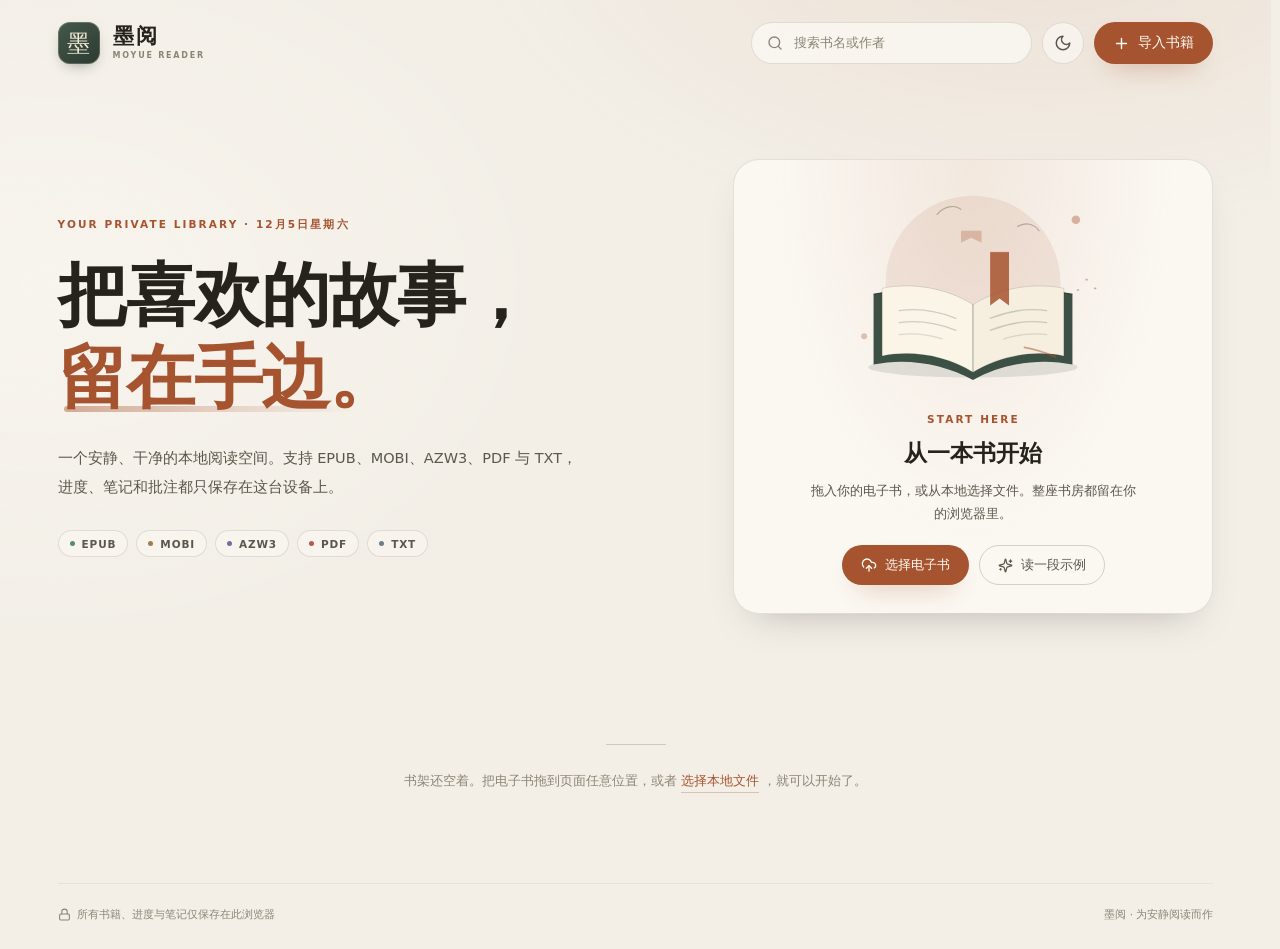
<file: Reader/index.html>
<!doctype html>
<html lang="zh-CN">
  <head>
    <meta charset="UTF-8" />
    <link rel="icon" type="image/svg+xml" href="/Reader/favicon.svg" />
    <meta name="viewport" content="width=device-width, initial-scale=1.0, viewport-fit=cover" />
    <meta name="theme-color" content="#f3efe7" />
    <meta name="description" content="墨阅 — 支持 EPUB、MOBI、AZW3、PDF、TXT 的本地电子书阅读器。书籍、进度、笔记全部保存在浏览器本地。" />
    <title>墨阅 · 本地电子书阅读器</title>
    <script type="module" crossorigin src="/Reader/assets/index-BrN5dgqO.js"></script>
    <link rel="stylesheet" crossorigin href="/Reader/assets/index-CRZUzpCY.css">
  </head>
  <body>
    <div id="root"></div>
  </body>
</html>
</file>
<file: Reader/assets/index-CRZUzpCY.css>
:root{--ui-bg: #f3efe7;--ui-bg-deep: #eae3d7;--ui-surface: #fbf8f2;--ui-surface-strong: #fffdf8;--ui-ink: #26221c;--ui-ink-soft: #5d564a;--ui-muted: #8d8476;--ui-line: rgba(55, 46, 33, .12);--line-strong: rgba(55, 46, 33, .2);--line-faint: rgba(55, 46, 33, .07);--accent: #a6542f;--accent-deep: #8d4526;--accent-wash: rgba(166, 84, 47, .1);--accent-contrast: #fffaf4;--paper: #fbf8f2;--ink-faint: #b3a996;--danger: #b34534;--shadow-sm: 0 4px 14px rgba(58, 45, 31, .06);--shadow-card: 0 18px 40px -22px rgba(58, 45, 31, .35);--ui-font: "Noto Sans SC", "Source Han Sans SC", "PingFang SC", "Microsoft YaHei", system-ui, -apple-system, sans-serif;--serif: "Noto Serif SC", "Source Han Serif SC", "Songti SC", "STSong", "SimSun", Georgia, serif;--radius-lg: 22px;color-scheme:light}:root[data-ui-theme=dark]{--ui-bg: #171a18;--ui-bg-deep: #121513;--ui-surface: #1e2220;--ui-surface-strong: #242927;--ui-ink: #ece7dc;--ui-ink-soft: #bbb3a5;--ui-muted: #8d8679;--ui-line: rgba(236, 231, 220, .11);--line-strong: rgba(236, 231, 220, .2);--line-faint: rgba(236, 231, 220, .06);--accent: #d49a70;--accent-deep: #e3ab82;--accent-wash: rgba(212, 154, 112, .12);--accent-contrast: #241a12;--paper: #242927;--ink-faint: #6b675f;--danger: #e08a7b;--shadow-sm: 0 4px 14px rgba(0, 0, 0, .2);--shadow-card: 0 22px 44px -24px rgba(0, 0, 0, .7);color-scheme:dark}*,*:before,*:after{box-sizing:border-box}html{-webkit-text-size-adjust:100%;scrollbar-gutter:stable}body{margin:0;min-height:100vh;background:var(--ui-bg);color:var(--ui-ink);font-family:var(--ui-font);font-size:15px;line-height:1.6;-webkit-font-smoothing:antialiased;text-rendering:optimizeLegibility}#root{min-height:100vh}button,input,textarea,select{font:inherit;color:inherit}button{cursor:pointer;background:none;border:none;padding:0}a{color:inherit;text-decoration:none}h1,h2,h3,h4,p,blockquote,figure{margin:0}img{display:block;max-width:100%}::selection{background:var(--accent-wash)}:focus-visible{outline:2px solid var(--accent);outline-offset:2px}::-webkit-scrollbar{width:9px;height:9px}::-webkit-scrollbar-track{background:transparent}::-webkit-scrollbar-thumb{background:color-mix(in srgb,var(--ui-muted) 35%,transparent);border-radius:99px;border:2px solid transparent;background-clip:content-box}::-webkit-scrollbar-thumb:hover{background:color-mix(in srgb,var(--ui-muted) 55%,transparent);background-clip:content-box;border:2px solid transparent}.spin{animation:spin .9s linear infinite}@keyframes spin{to{transform:rotate(360deg)}}.eyebrow{font-size:10.5px;font-weight:650;letter-spacing:.2em;text-transform:uppercase;color:var(--accent)}.brand-seal{display:grid;place-items:center;width:42px;height:42px;border-radius:12px;background:linear-gradient(145deg,#45594c,#2c3a31);color:#f3ead6;font-family:var(--serif);font-size:23px;line-height:1;box-shadow:inset 0 0 0 1px #f0e4c838,0 6px 16px -8px #1e282099}.brand-seal--large{width:64px;height:64px;border-radius:18px;font-size:34px}.btn{display:inline-flex;align-items:center;justify-content:center;gap:8px;height:42px;padding:0 18px;border-radius:999px;border:1px solid transparent;font-size:13.5px;font-weight:550;white-space:nowrap;transition:background .2s ease,border-color .2s ease,color .2s ease,transform .2s ease,box-shadow .2s ease}.btn:active{transform:translateY(1px)}.btn--primary{background:var(--accent);color:var(--accent-contrast);box-shadow:0 12px 28px -16px color-mix(in srgb,var(--accent) 80%,transparent)}.btn--primary:hover{background:var(--accent-deep);box-shadow:0 16px 32px -16px color-mix(in srgb,var(--accent) 75%,transparent)}.btn--ghost{background:transparent;border-color:var(--line-strong);color:var(--ui-ink-soft)}.btn--ghost:hover{background:var(--line-faint);color:var(--ui-ink)}.btn--danger{background:var(--danger);color:#fff}.btn--danger:hover{filter:brightness(.92)}.btn--danger-text{color:var(--danger)}.btn--danger-text:hover{background:color-mix(in srgb,var(--danger) 10%,transparent);color:var(--danger)}.btn--sm{height:34px;padding:0 13px;font-size:12.5px}.icon-button{display:inline-grid;place-items:center;width:38px;height:38px;border-radius:10px;color:var(--ui-ink-soft);transition:background .18s ease,color .18s ease}.icon-button:hover{background:var(--line-faint);color:var(--ui-ink)}.icon-button--sm{width:30px;height:30px;border-radius:8px}.text-link{color:var(--accent);font-weight:550;border-bottom:1px solid color-mix(in srgb,var(--accent) 30%,transparent);padding-bottom:1px}.text-link:hover{border-bottom-color:var(--accent)}.toast-viewport{position:fixed;top:max(16px,env(safe-area-inset-top));left:50%;transform:translate(-50%);z-index:1200;display:flex;flex-direction:column;gap:8px;align-items:center;pointer-events:none;width:min(540px,calc(100vw - 24px))}.toast{display:flex;align-items:center;gap:9px;pointer-events:auto;padding:10px 12px 10px 15px;border-radius:12px;background:color-mix(in srgb,var(--ui-surface-strong) 94%,transparent);border:1px solid var(--line-strong);box-shadow:0 16px 40px -22px #1e160e8c;backdrop-filter:blur(14px);color:var(--ui-ink);font-size:13px;animation:toast-in .25s cubic-bezier(.22,1,.36,1);max-width:100%}.toast>span{flex:1;line-height:1.45}.toast--success>svg{color:#4f8a68}.toast--error>svg{color:var(--danger)}.toast--info>svg{color:var(--ui-muted)}.toast--loading>svg{color:var(--accent)}.toast__close{display:grid;place-items:center;width:22px;height:22px;border-radius:6px;color:var(--ui-muted);flex-shrink:0}.toast__close:hover{background:var(--line-faint);color:var(--ui-ink)}@keyframes toast-in{0%{opacity:0;transform:translateY(-8px) scale(.98)}to{opacity:1;transform:translateY(0) scale(1)}}.import-indicator{position:fixed;right:22px;bottom:22px;z-index:900;display:flex;gap:12px;align-items:flex-start;padding:14px 18px 14px 15px;background:var(--ui-surface-strong);border:1px solid var(--line-strong);border-radius:14px;box-shadow:var(--shadow-card);max-width:360px;animation:toast-in .25s ease}.import-indicator>svg{color:var(--accent);margin-top:2px;flex-shrink:0}.import-indicator div{display:flex;flex-direction:column;gap:2px;min-width:0}.import-indicator strong{font-size:12.5px;font-weight:600}.import-indicator span{font-size:12.5px;color:var(--ui-ink-soft);overflow:hidden;text-overflow:ellipsis;white-space:nowrap}.import-indicator small{font-size:11px;color:var(--ui-muted);font-variant-numeric:tabular-nums}.import-indicator em{margin-top:3px;font-size:10.5px;font-style:normal;line-height:1.5;color:var(--accent)}.boot-screen{min-height:100vh;display:flex;flex-direction:column;align-items:center;justify-content:center;gap:14px;background:radial-gradient(ellipse at 50% 30%,color-mix(in srgb,var(--accent-wash) 80%,transparent),transparent 55%),var(--ui-bg);color:var(--ui-ink)}.boot-screen__title{font-family:var(--serif);font-size:26px;letter-spacing:.12em}.boot-screen>svg{color:var(--ui-muted)}.boot-screen p{font-size:12.5px;color:var(--ui-muted);letter-spacing:.05em}.boot-screen__error{max-width:420px;padding:0 24px;text-align:center;line-height:1.8!important;color:var(--ui-ink-soft)!important}.boot-screen--error .btn{margin-top:8px}.modal-root{position:fixed;inset:0;z-index:1000;display:grid;place-items:center;padding:24px}.modal-backdrop{position:absolute;inset:0;background:#14100b70;backdrop-filter:blur(6px);animation:fade-in .22s ease}.modal-card{position:relative;width:min(520px,100%);max-height:min(86vh,820px);overflow:auto;background:var(--ui-surface-strong);border:1px solid var(--line-strong);border-radius:20px;box-shadow:0 40px 90px -40px #140e0899;padding:26px;animation:modal-in .26s cubic-bezier(.22,1,.36,1)}.modal-close{position:absolute;top:14px;right:14px;display:grid;place-items:center;width:32px;height:32px;border-radius:8px;color:var(--ui-muted);z-index:2}.modal-close:hover{background:var(--line-faint);color:var(--ui-ink)}.dialog--details{width:min(600px,100%);padding:0;overflow:hidden}.dialog--confirm{width:min(430px,100%)}.confirm{text-align:center;padding:8px 6px 2px}.confirm__icon{width:52px;height:52px;margin:0 auto 16px;display:grid;place-items:center;border-radius:50%;background:color-mix(in srgb,var(--danger) 11%,transparent);color:var(--danger)}.confirm h3{font-family:var(--serif);font-size:21px;font-weight:600;margin-bottom:10px;overflow-wrap:anywhere}.confirm p{font-size:13px;color:var(--ui-ink-soft);line-height:1.75;margin-bottom:22px}.confirm__actions{display:flex;gap:10px;justify-content:center}@keyframes fade-in{0%{opacity:0}to{opacity:1}}@keyframes modal-in{0%{opacity:0;transform:translateY(10px) scale(.985)}to{opacity:1;transform:translateY(0) scale(1)}}.details{position:relative;padding:30px}.details__backdrop{position:absolute;inset:0 0 auto;height:200px;background-size:cover;background-position:center 30%;opacity:.34;filter:blur(20px) saturate(.8);transform:scale(1.2);pointer-events:none}.details__backdrop:after{content:"";position:absolute;inset:0;background:linear-gradient(to bottom,color-mix(in srgb,var(--ui-surface-strong) 30%,transparent),var(--ui-surface-strong) 92%)}.details__headed{position:relative;display:flex;gap:22px;align-items:flex-end;padding-top:26px}.details__cover{width:120px;flex-shrink:0;border-radius:9px;box-shadow:0 18px 32px -16px #140e088c}.details__intro{min-width:0;padding-bottom:4px}.details__format{font-size:10px;font-weight:700;letter-spacing:.14em;text-transform:uppercase}.details__intro h2{font-family:var(--serif);font-size:clamp(22px,3vw,28px);font-weight:600;line-height:1.35;margin:8px 0 6px;overflow-wrap:anywhere}.details__author{color:var(--ui-ink-soft);font-size:13.5px}.details__file{margin-top:10px;color:var(--ui-muted);font-size:11px;overflow:hidden;text-overflow:ellipsis;white-space:nowrap}.details__description{position:relative;margin-top:20px;font-size:13px;line-height:1.8;color:var(--ui-ink-soft);display:-webkit-box;-webkit-line-clamp:3;-webkit-box-orient:vertical;overflow:hidden}.details__stats{position:relative;display:grid;grid-template-columns:repeat(3,1fr);gap:10px;margin-top:22px}.details__stats>div{display:flex;flex-direction:column;gap:3px;padding:12px;border-radius:11px;background:var(--ui-bg);border:1px solid var(--line-faint)}.details__stats svg{color:var(--ui-muted);margin-bottom:3px}.details__stats span{font-size:10.5px;color:var(--ui-muted)}.details__stats strong{font-size:12.5px;font-weight:550;line-height:1.4}.details__progress{position:relative;height:3px;border-radius:99px;background:var(--line);overflow:hidden;margin-top:20px}.details__progress span{display:block;height:100%;background:var(--accent);border-radius:inherit}.details__location{margin-top:8px;font-size:11.5px;color:var(--ui-muted)}.details__actions{position:relative;display:flex;align-items:center;justify-content:space-between;gap:12px;margin-top:24px}@media(max-width:560px){.modal-root{padding:12px}.modal-card{padding:20px;border-radius:16px}.details{padding:22px 18px}.details__headed{gap:16px}.details__cover{width:92px}.details__stats{grid-template-columns:1fr;gap:7px}.details__stats>div{flex-direction:row;align-items:center;gap:8px}.details__stats svg{margin:0}.details__stats strong{margin-left:auto;font-size:12px}.details__actions{flex-direction:column-reverse;align-items:stretch}.toast-viewport{top:10px}.import-indicator{left:12px;right:12px;bottom:12px;max-width:none}}.library{position:relative;min-height:100vh;padding:0 clamp(22px,4.5vw,68px) 26px;background:radial-gradient(900px 520px at 82% -10%,var(--accent-wash),transparent 65%),radial-gradient(700px 500px at 4% 30%,color-mix(in srgb,var(--ui-surface) 60%,transparent),transparent 70%),var(--ui-bg);overflow:hidden}.library:before{content:"";position:absolute;inset:0;pointer-events:none;opacity:.35;background-image:radial-gradient(var(--ui-muted) .5px,transparent .5px);background-size:22px 22px;mask-image:linear-gradient(to bottom,rgba(0,0,0,.22),transparent 55%)}.library-topbar{position:relative;z-index:20;max-width:1420px;margin:0 auto;padding:22px 0 18px;display:flex;align-items:center;justify-content:space-between;gap:24px}.brand{display:inline-flex;align-items:center;gap:13px;flex-shrink:0}.brand-text{display:flex;flex-direction:column;line-height:1.1}.brand-text strong{font-family:var(--serif);font-size:21px;font-weight:600;letter-spacing:.12em}.brand-text small{margin-top:4px;font-size:8px;font-weight:600;letter-spacing:.22em;color:var(--ui-muted)}.library-topbar__tools{display:flex;align-items:center;gap:10px}.search-field{display:flex;align-items:center;gap:9px;width:clamp(190px,22vw,300px);height:42px;padding:0 12px 0 15px;background:color-mix(in srgb,var(--ui-surface) 82%,transparent);border:1px solid var(--ui-line);border-radius:999px;color:var(--ui-muted);transition:border-color .2s ease,background .2s ease,box-shadow .2s ease;backdrop-filter:blur(10px)}.search-field:focus-within{border-color:color-mix(in srgb,var(--accent) 45%,var(--ui-line));background:var(--ui-surface-strong);box-shadow:0 0 0 3px var(--accent-wash)}.search-field input{flex:1;min-width:0;border:none;outline:none;background:transparent;font-size:13px;color:var(--ui-ink)}.search-field input::placeholder{color:var(--ui-muted)}.search-field button{display:grid;place-items:center;width:22px;height:22px;border-radius:50%;color:var(--ui-muted)}.search-field button:hover{background:var(--line-faint);color:var(--ui-ink)}.library-topbar .icon-button{border:1px solid var(--ui-line);background:color-mix(in srgb,var(--ui-surface) 70%,transparent);border-radius:999px;width:42px;height:42px}.library-import{height:42px}.library-main{position:relative;z-index:1;max-width:1420px;margin:0 auto}.hero{display:grid;grid-template-columns:minmax(0,1fr) minmax(400px,480px);gap:clamp(36px,5vw,80px);align-items:center;padding:clamp(38px,6vw,78px) 0 clamp(42px,6vw,74px)}.hero__copy{max-width:660px}.hero__copy .eyebrow{margin-bottom:22px}.hero h1{font-family:var(--serif);font-size:clamp(40px,5.4vw,72px);font-weight:600;line-height:1.2;letter-spacing:-.015em;color:var(--ui-ink)}.hero h1 em{font-style:normal;color:var(--accent);position:relative;white-space:nowrap}.hero h1 em:after{content:"";position:absolute;left:2%;right:3%;bottom:.06em;height:.09em;border-radius:99px;background:linear-gradient(90deg,color-mix(in srgb,var(--accent) 45%,transparent),transparent 90%)}.hero__lead{max-width:530px;margin-top:24px;font-size:14.5px;line-height:2;color:var(--ui-ink-soft)}.hero__formats{display:flex;flex-wrap:wrap;gap:8px;margin-top:28px}.format-chip{display:inline-flex;align-items:center;gap:7px;height:27px;padding:0 11px;border-radius:999px;border:1px solid var(--ui-line);background:color-mix(in srgb,var(--ui-surface) 55%,transparent);font-size:10.5px;font-weight:600;letter-spacing:.08em;color:var(--ui-ink-soft)}.format-chip i{width:5px;height:5px;border-radius:50%}.hero__aside{min-width:0}.continue-wrap{perspective:1200px}.continue-card{position:relative;border-radius:26px;overflow:hidden;border:1px solid var(--ui-line);background:var(--ui-surface);box-shadow:var(--shadow-card);min-height:330px;isolation:isolate}.continue-card__wash{position:absolute;inset:0;z-index:-2;background-image:var(--cover-bg);background-size:cover;background-position:center 28%;filter:blur(30px) saturate(.85);transform:scale(1.25);opacity:.42}.continue-card:after{content:"";position:absolute;inset:0;z-index:-1;background:linear-gradient(135deg,color-mix(in srgb,var(--ui-surface) 94%,transparent) 10%,color-mix(in srgb,var(--ui-surface) 72%,transparent) 55%,color-mix(in srgb,var(--ui-surface-strong) 90%,transparent)),radial-gradient(ellipse at 80% 0%,var(--accent-wash),transparent 60%)}.continue-card__content{position:relative;padding:28px;height:100%;display:flex;flex-direction:column}.continue-card__eyebrow{display:flex;align-items:center;gap:7px;font-size:10px;font-weight:650;letter-spacing:.16em;text-transform:uppercase;color:var(--accent)}.continue-card__body{display:flex;gap:20px;margin:22px 0;min-width:0}.continue-card__cover{width:104px;flex-shrink:0;border-radius:8px;overflow:hidden;box-shadow:0 18px 30px -16px #16100aa6;transform:perspective(700px) rotateY(4deg);transition:transform .35s ease}.continue-card:hover .continue-card__cover{transform:perspective(700px) rotateY(0) translateY(-2px)}.continue-card__cover .book-cover{aspect-ratio:3 / 4;width:100%}.continue-card__info{min-width:0;align-self:center;flex:1}.continue-card__info h3{font-family:var(--serif);font-size:22px;font-weight:600;line-height:1.4;display:-webkit-box;-webkit-line-clamp:2;-webkit-box-orient:vertical;overflow:hidden}.continue-card__author{margin-top:5px;font-size:12.5px;color:var(--ui-ink-soft)}.continue-card__chapter{margin-top:12px;font-size:11.5px;color:var(--ui-muted);overflow:hidden;text-overflow:ellipsis;white-space:nowrap}.continue-card__progress{display:flex;align-items:center;gap:10px;margin-top:14px}.progress-track{flex:1;height:3px;border-radius:99px;background:var(--ui-line);overflow:hidden}.progress-track span{display:block;height:100%;border-radius:inherit;background:var(--accent)}.continue-card__progress>span{font-size:10.5px;color:var(--ui-muted);font-variant-numeric:tabular-nums}.continue-card__button{margin-top:auto;height:44px;border-radius:999px;background:var(--ui-ink);color:var(--ui-surface-strong);display:flex;align-items:center;justify-content:center;gap:8px;font-size:13px;font-weight:550;transition:background .2s ease,gap .2s ease}.continue-card__button:hover{background:var(--accent);color:var(--accent-contrast);gap:12px}.continue-card__time{margin-top:10px;text-align:center;font-size:10.5px;color:var(--ui-muted)}.starter-card{border-radius:26px;border:1px solid var(--ui-line);background:radial-gradient(ellipse at 50% 0%,var(--accent-wash),transparent 60%),var(--ui-surface);box-shadow:var(--shadow-card);overflow:hidden;padding:14px 26px 28px}.shelf-illustration{width:100%;max-width:360px;margin:-4px auto -6px}.shelf-illustration svg{width:100%;height:auto}.starter-card__content{text-align:center}.starter-card__content h2{font-family:var(--serif);font-size:23px;font-weight:600;margin:8px 0}.starter-card__content>p:not(.eyebrow){font-size:12.5px;line-height:1.8;color:var(--ui-ink-soft);max-width:330px;margin:0 auto}.starter-card__actions{display:flex;justify-content:center;gap:10px;margin-top:20px;flex-wrap:wrap}.starter-card__actions .btn{height:40px;font-size:12.5px}.shelf{padding-top:8px}.shelf__head{display:flex;align-items:center;justify-content:space-between;gap:20px;flex-wrap:wrap;margin-bottom:26px}.shelf__title{display:flex;align-items:baseline;gap:12px}.shelf__title h2{font-family:var(--serif);font-size:clamp(24px,2.6vw,31px);font-weight:600;letter-spacing:.01em}.shelf__title span{font-size:11.5px;color:var(--ui-muted)}.shelf__tools{display:flex;align-items:center;gap:16px;flex-wrap:wrap}.filter-scroll{display:flex;gap:3px;padding:3px;border-radius:999px;background:color-mix(in srgb,var(--ui-surface) 68%,transparent);border:1px solid var(--line-faint)}.filter-pill{height:28px;padding:0 12px;border-radius:999px;font-size:11.5px;color:var(--ui-muted);transition:background .18s ease,color .18s ease}.filter-pill:hover{color:var(--ui-ink)}.filter-pill.is-active{background:var(--ui-ink);color:var(--ui-surface-strong)}.sort-select{display:flex;align-items:center;gap:6px;height:34px;padding:0 10px;border-radius:9px;border:1px solid var(--ui-line);color:var(--ui-muted);background:color-mix(in srgb,var(--ui-surface) 55%,transparent);position:relative}.sort-select select{appearance:none;border:none;background:transparent;outline:none;font-size:11.5px;color:var(--ui-ink-soft);padding-right:12px;cursor:pointer}.sort-select svg:last-child{pointer-events:none;margin-left:-12px}.book-grid{display:grid;grid-template-columns:repeat(auto-fill,minmax(168px,1fr));gap:34px clamp(16px,2.2vw,30px);align-items:start}.book-card{position:relative;min-width:0;animation:card-in .5s cubic-bezier(.22,1,.36,1) both}.book-card:nth-child(2){animation-delay:.03s}.book-card:nth-child(3){animation-delay:.06s}.book-card:nth-child(4){animation-delay:.09s}.book-card:nth-child(5){animation-delay:.12s}.book-card:nth-child(6){animation-delay:.15s}.book-card:nth-child(7){animation-delay:.18s}.book-card:nth-child(8){animation-delay:.21s}@keyframes card-in{0%{opacity:0;transform:translateY(12px)}to{opacity:1;transform:translateY(0)}}.book-card__cover-wrap{position:relative;aspect-ratio:3 / 4;border-radius:11px;overflow:hidden;background:var(--ui-surface-strong);box-shadow:0 2px 4px #281e1414,0 16px 30px -20px #281e1480;cursor:pointer;transition:transform .32s cubic-bezier(.22,1,.36,1),box-shadow .32s ease;outline-offset:4px}.book-card__cover-wrap:after{content:"";position:absolute;inset:0;border-radius:inherit;box-shadow:inset 0 0 0 1px #fffdf814;pointer-events:none}.book-card:hover .book-card__cover-wrap{transform:translateY(-6px);box-shadow:0 3px 5px #281e141a,0 28px 46px -24px #281e148c}.book-cover{width:100%;height:100%;overflow:hidden;background:var(--ui-bg-deep)}.book-cover img{width:100%;height:100%;object-fit:cover}.book-cover.details__cover{width:120px;height:160px;flex:0 0 120px;border-radius:9px;box-shadow:0 18px 32px -16px #140e088c}.book-cover__fallback{width:100%;height:100%;display:flex;flex-direction:column;align-items:center;justify-content:center;gap:10px;padding:14px;text-align:center;background:radial-gradient(circle at 80% 12%,rgba(244,236,221,.14),transparent 40%),linear-gradient(145deg,#526157,#28332c);color:#f1e8d6;font-family:var(--serif);font-size:16px;line-height:1.5;overflow-wrap:anywhere}.book-cover__fallback small{font-family:var(--ui-font);font-size:8px;letter-spacing:.24em;opacity:.55}.book-card__format{position:absolute;top:9px;left:9px;z-index:2;height:18px;padding:0 6px;display:inline-flex;align-items:center;border-radius:4px;color:#fff;font-size:8px;font-weight:700;letter-spacing:.08em;box-shadow:0 2px 5px #00000029}.book-card__finished{position:absolute;top:9px;right:9px;z-index:2;height:20px;padding:0 7px;display:inline-flex;align-items:center;border-radius:999px;background:#18140f85;backdrop-filter:blur(6px);color:#fffaf0e6;font-size:9px;letter-spacing:.04em}.book-card__shade{position:absolute;inset:0;z-index:1;background:linear-gradient(to top,rgba(16,12,8,.64),transparent 46%);opacity:0;transition:opacity .28s ease;pointer-events:none}.book-card:hover .book-card__shade{opacity:1}.book-card__hover-action{position:absolute;left:14px;right:14px;bottom:14px;z-index:2;display:flex;align-items:center;justify-content:center;gap:7px;height:34px;border-radius:8px;background:#faf6eeeb;color:#3a3027;font-size:11px;font-weight:550;opacity:0;transform:translateY(6px);transition:opacity .25s ease,transform .25s ease;pointer-events:none;backdrop-filter:blur(8px)}.book-card:hover .book-card__hover-action{opacity:1;transform:translateY(0)}.book-card__progress{position:absolute;left:0;right:0;bottom:0;z-index:3;height:3px;background:#140f0a38}.book-card__progress span{display:block;height:100%;background:color-mix(in srgb,var(--accent) 85%,#fff)}.book-card__menu-button{position:absolute;top:52%;right:8px;z-index:4;width:30px;height:30px;border-radius:8px;display:grid;place-items:center;background:#19140e73;backdrop-filter:blur(8px);color:#fffaf0e0;opacity:0;transition:opacity .2s ease,background .2s ease}.book-card__cover-wrap:hover~.book-card__menu-button,.book-card__menu-button:focus-visible{opacity:1}.book-card:hover .book-card__menu-button{opacity:1}.book-card__menu-button:hover{background:#19140ead}.book-card__meta{padding:12px 2px 0}.book-card__title{display:block;width:100%;text-align:left;font-family:var(--serif);font-size:15px;font-weight:600;line-height:1.45;color:var(--ui-ink);display:-webkit-box;-webkit-line-clamp:2;-webkit-box-orient:vertical;overflow:hidden;overflow-wrap:anywhere}.book-card__title:hover{color:var(--accent)}.book-card__sub{display:flex;align-items:center;justify-content:space-between;gap:8px;margin-top:4px}.book-card__author{font-size:11.5px;color:var(--ui-muted);overflow:hidden;text-overflow:ellipsis;white-space:nowrap}.book-card__percent{flex-shrink:0;font-size:10px;color:var(--ui-muted);font-variant-numeric:tabular-nums}.book-card__hint{margin-top:5px;font-size:10px;color:var(--ink-faint);overflow:hidden;text-overflow:ellipsis;white-space:nowrap}.book-menu{position:absolute;z-index:30;top:34px;right:4px;min-width:178px;padding:6px;background:var(--ui-surface-strong);border:1px solid var(--line-strong);border-radius:12px;box-shadow:0 24px 48px -20px #140e0873;animation:menu-in .18s ease}@keyframes menu-in{0%{opacity:0;transform:translateY(-4px) scale(.98)}to{opacity:1;transform:translateY(0) scale(1)}}.book-menu button{display:flex;align-items:center;gap:9px;width:100%;padding:9px 10px;border-radius:7px;font-size:12.5px;color:var(--ui-ink-soft);text-align:left}.book-menu button:hover{background:var(--line-faint);color:var(--ui-ink)}.book-menu__danger{color:var(--danger)!important}.book-menu__danger:hover{background:color-mix(in srgb,var(--danger) 9%,transparent)!important}.add-book-tile{aspect-ratio:3 / 4;border-radius:11px;border:1.5px dashed var(--line-strong);display:flex;flex-direction:column;align-items:center;justify-content:center;gap:4px;color:var(--ui-muted);background:color-mix(in srgb,var(--ui-surface) 32%,transparent);transition:border-color .2s ease,background .2s ease,color .2s ease;padding:12px;text-align:center}.add-book-tile>span{display:grid;place-items:center;width:44px;height:44px;margin-bottom:8px;border-radius:50%;background:var(--ui-surface);border:1px solid var(--ui-line);color:var(--accent);transition:transform .25s ease}.add-book-tile strong{font-size:12.5px;font-weight:550;color:var(--ui-ink-soft)}.add-book-tile small{font-size:8.5px;letter-spacing:.04em;color:var(--ink-faint)}.add-book-tile:hover{border-color:color-mix(in srgb,var(--accent) 55%,transparent);background:var(--accent-wash);color:var(--accent)}.add-book-tile:hover>span{transform:rotate(90deg)}.shelf-empty{display:flex;flex-direction:column;align-items:center;justify-content:center;gap:8px;min-height:280px;border:1px dashed var(--line-strong);border-radius:18px;background:color-mix(in srgb,var(--ui-surface) 35%,transparent);color:var(--ui-muted);padding:40px 20px;text-align:center}.shelf-empty h3{font-family:var(--serif);font-size:19px;font-weight:600;color:var(--ui-ink-soft)}.shelf-empty p{font-size:12.5px}.shelf-empty .btn{margin-top:10px}.library-blank{padding:clamp(30px,5vw,56px) 0 20px;text-align:center}.library-blank__line{width:60px;height:1px;background:var(--line-strong);margin:0 auto 26px}.library-blank p{font-size:12.5px;color:var(--ui-muted)}.library-blank .text-link{margin:0 4px}.library-footer{position:relative;z-index:1;max-width:1420px;margin:70px auto 0;padding:22px 0 0;border-top:1px solid var(--line-faint);display:flex;align-items:center;justify-content:space-between;gap:16px;font-size:10.5px;color:var(--ui-muted)}.library-footer span{display:inline-flex;align-items:center;gap:6px}.drop-overlay{position:fixed;inset:0;z-index:850;display:grid;place-items:center;padding:24px;background:color-mix(in srgb,var(--ui-bg) 62%,transparent);backdrop-filter:blur(10px);animation:fade-in .18s ease}.drop-overlay__inner{width:min(760px,100%);height:min(460px,72vh);border:1.5px dashed color-mix(in srgb,var(--accent) 60%,transparent);border-radius:30px;display:flex;flex-direction:column;align-items:center;justify-content:center;gap:10px;background:color-mix(in srgb,var(--ui-surface) 82%,transparent);box-shadow:inset 0 0 80px var(--accent-wash),var(--shadow-card);text-align:center;padding:30px}.drop-overlay__icon{width:74px;height:74px;display:grid;place-items:center;border-radius:22px;background:var(--accent);color:var(--accent-contrast);margin-bottom:8px;box-shadow:0 20px 34px -18px var(--accent);animation:float 2.4s ease-in-out infinite}@keyframes float{0%,to{transform:translateY(0)}50%{transform:translateY(-7px)}}.drop-overlay h2{font-family:var(--serif);font-size:clamp(24px,3vw,34px);font-weight:600}.drop-overlay p{font-size:13px;color:var(--ui-ink-soft)}@media(max-width:1120px){.hero{grid-template-columns:minmax(0,1fr) minmax(360px,430px);gap:40px}.book-grid{grid-template-columns:repeat(auto-fill,minmax(152px,1fr))}}@media(max-width:900px){.hero{grid-template-columns:1fr;gap:36px;padding-top:28px}.hero__copy{max-width:640px}.hero__aside{max-width:560px}.continue-card,.starter-card{min-height:0}.library-footer{flex-direction:column;align-items:flex-start;margin-top:50px}}@media(max-width:700px){.library{padding:0 20px 20px}.library-topbar{flex-wrap:wrap;gap:14px;padding-top:max(16px,env(safe-area-inset-top))}.library-topbar__tools{gap:8px;flex:1;justify-content:flex-end}.search-field{order:3;width:100%;flex-basis:100%}.library-topbar__tools{flex-wrap:wrap}.library-import span{display:none}.library-import{width:42px;padding:0}.hero h1{font-size:clamp(36px,10vw,48px)}.hero__lead{font-size:13.5px;line-height:1.9}.hero__formats{margin-top:20px}.shelf__head{align-items:flex-start;flex-direction:column;gap:14px}.shelf__tools{width:100%;flex-direction:column;align-items:stretch;gap:10px}.filter-scroll{max-width:100%;width:100%;overflow:visible;scrollbar-width:none}.filter-pill{flex:1;padding:0 6px;font-size:10.5px}.sort-select{align-self:flex-end}.book-grid{grid-template-columns:repeat(auto-fill,minmax(130px,1fr));gap:26px 14px}.book-card__menu-button{opacity:1;top:auto;bottom:8px}.book-cover.details__cover{width:92px;height:123px;flex-basis:92px}.book-card__hover-action{display:none}.book-card__title{font-size:13.5px}.book-card__hint{display:none}.book-menu{top:30px}.add-book-tile small{display:none}.add-book-tile>span{width:38px;height:38px}.continue-card__content{padding:22px}.continue-card__body{gap:16px;margin:18px 0}.continue-card__cover{width:88px}.continue-card__info h3{font-size:19px}.starter-card{padding:8px 20px 24px}.shelf-illustration{max-width:300px}.drop-overlay__inner{height:60vh}}@media(max-width:420px){.library{padding:0 16px 16px}.brand-seal{width:38px;height:38px;font-size:21px}.brand-text strong{font-size:19px}.book-grid{grid-template-columns:repeat(2,minmax(0,1fr));gap:24px 12px}.shelf__title h2{font-size:23px}.sort-select{padding:0 8px}.sort-select select{width:74px}}.reader{position:fixed;inset:0;z-index:100;display:grid;grid-template-rows:64px minmax(0,1fr) 58px;background:color-mix(in srgb,var(--reader-bg) 94%,#000);color:var(--reader-text);font-family:var(--ui-font);overflow:hidden;transition:grid-template-rows .35s cubic-bezier(.22,1,.36,1),background .3s ease}.reader--dark{background:color-mix(in srgb,var(--reader-bg) 92%,#000)}.reader.is-immersive{grid-template-rows:0 minmax(0,1fr) 0}.reader:before{content:"";position:absolute;inset:0;pointer-events:none;opacity:.28;background-image:radial-gradient(var(--reader-muted) .5px,transparent .5px);background-size:24px 24px;mask-image:linear-gradient(to bottom,rgba(0,0,0,.18),transparent 32%,transparent 78%,rgba(0,0,0,.1))}.reader-topbar{position:relative;z-index:12;display:flex;align-items:center;justify-content:space-between;gap:18px;padding:0 clamp(12px,2vw,22px);background:color-mix(in srgb,var(--reader-bg) 84%,transparent);backdrop-filter:blur(18px);border-bottom:1px solid var(--reader-border);transition:opacity .28s ease,transform .35s cubic-bezier(.22,1,.36,1)}.reader.is-immersive .reader-topbar{opacity:0;transform:translateY(-100%);pointer-events:none}.reader-topbar__left{display:flex;align-items:center;gap:10px;min-width:0;flex:1}.reader-back{width:38px;height:38px;border-radius:10px;display:grid;place-items:center;color:var(--reader-text);flex-shrink:0;transition:background .18s ease}.reader-back:hover{background:color-mix(in srgb,var(--reader-text) 7%,transparent)}.reader-book-info{display:flex;flex-direction:column;min-width:0;line-height:1.28}.reader-book-info strong{font-family:var(--serif);font-size:14.5px;font-weight:600;letter-spacing:.01em;white-space:nowrap;overflow:hidden;text-overflow:ellipsis;max-width:min(38vw,460px)}.reader-book-info span{margin-top:2px;font-size:10px;color:var(--reader-muted);white-space:nowrap;overflow:hidden;text-overflow:ellipsis;max-width:min(38vw,460px);letter-spacing:.04em}.reader-topbar__actions{display:flex;align-items:center;gap:3px;flex-shrink:0}.reader-action{position:relative;width:37px;height:37px;border-radius:10px;display:grid;place-items:center;color:var(--reader-muted);transition:background .18s ease,color .18s ease}.reader-action:hover{background:color-mix(in srgb,var(--reader-text) 7%,transparent);color:var(--reader-text)}.reader-action.is-active{background:color-mix(in srgb,var(--reader-accent) 13%,transparent);color:var(--reader-accent)}.reader-action__divider{width:1px;height:18px;background:var(--reader-border);margin:0 5px}.reader-action__badge{position:absolute;top:4px;right:3px;min-width:13px;height:13px;padding:0 3px;border-radius:99px;background:var(--reader-accent);color:var(--reader-bg);font-size:8px;font-weight:700;display:grid;place-items:center;line-height:1}.reader-action__pulse{position:absolute;top:7px;right:7px;width:5px;height:5px;border-radius:50%;background:var(--reader-accent);animation:tts-pulse 1.6s ease-in-out infinite}@keyframes tts-pulse{0%,to{opacity:1;transform:scale(1)}50%{opacity:.35;transform:scale(.7)}}.reader-more-wrap{position:relative;display:none}.reader-more-menu{position:absolute;top:44px;right:0;z-index:80;min-width:186px;padding:6px;border-radius:12px;background:var(--reader-surface-strong);border:1px solid var(--reader-border);box-shadow:0 22px 44px -22px var(--reader-shadow);animation:menu-in .18s ease}.reader-more-menu button{display:flex;align-items:center;gap:9px;width:100%;padding:9px 10px;border-radius:7px;font-size:12.5px;color:var(--reader-text);text-align:left}.reader-more-menu button:hover{background:color-mix(in srgb,var(--reader-text) 6%,transparent)}.reader-more-menu button span{margin-left:auto;font-size:10px;color:var(--reader-muted)}.reader-stage{position:relative;z-index:1;min-height:0;display:flex;justify-content:center;padding:12px clamp(10px,2.4vw,30px) 14px;transition:padding .35s ease}.reader.is-immersive .reader-stage{padding:0}.reader-sheet{position:relative;width:100%;max-width:var(--reader-page-width, 900px);height:100%;border-radius:16px;overflow:hidden;background:var(--reader-bg);border:1px solid var(--reader-border);box-shadow:0 26px 60px -36px var(--reader-shadow);transition:border-radius .35s ease,max-width .3s ease}.reader.is-immersive .reader-sheet{border-radius:0;border-color:transparent;box-shadow:none}.reader-sheet--pdf{max-width:min(1180px,100%)}.reader-engine-host{position:absolute;inset:0;padding:clamp(18px,2.4vw,30px) clamp(18px,3.4vw,44px);transition:padding .3s ease}.reader.is-immersive .reader-engine-host{padding:clamp(16px,2.6vw,30px) clamp(20px,5vw,80px)}.reader-sheet--pdf .reader-engine-host{padding:0}.reader-engine-host>foliate-view{display:block;width:100%;height:100%}.reader-loading,.reader-error{position:absolute;inset:0;z-index:6;display:flex;flex-direction:column;align-items:center;justify-content:center;gap:10px;padding:30px;text-align:center;background:color-mix(in srgb,var(--reader-bg) 88%,transparent);backdrop-filter:blur(6px)}.reader-loading__mark{width:54px;height:54px;display:grid;place-items:center;border-radius:15px;border:1px solid color-mix(in srgb,var(--reader-accent) 30%,transparent);background:color-mix(in srgb,var(--reader-accent) 8%,transparent);color:var(--reader-accent);font-family:var(--serif);font-size:27px;margin-bottom:8px;animation:mark-breathe 2.6s ease-in-out infinite}@keyframes mark-breathe{0%,to{transform:translateY(0);opacity:1}50%{transform:translateY(-4px);opacity:.8}}.reader-loading>svg{color:var(--reader-accent)}.reader-loading p{font-family:var(--serif);font-size:15.5px;color:var(--reader-text);margin-top:2px}.reader-loading span{font-size:11px;color:var(--reader-muted);letter-spacing:.03em}.reader-loading__elapsed{margin-top:2px;font-size:10px;color:var(--reader-muted);opacity:.75;font-variant-numeric:tabular-nums}.reader-loading__hint{max-width:390px;margin-top:2px;font-size:11px;line-height:1.7;color:var(--reader-muted)}.reader-loading__back{margin-top:10px;height:34px;padding:0 14px;font-size:11.5px;border-color:var(--reader-border);color:var(--reader-text)}.reader-loading__back:hover{background:color-mix(in srgb,var(--reader-text) 6%,transparent)}.reader-loading__retry{margin-top:2px;height:34px;padding:0 14px;font-size:11.5px;background:var(--reader-accent);color:var(--reader-bg)}.reader-error svg{color:var(--reader-accent)}.reader-error h3{font-family:var(--serif);font-size:20px;font-weight:600}.reader-error p{max-width:420px;font-size:12.5px;line-height:1.8;color:var(--reader-muted)}.reader-error>div{display:flex;gap:10px;margin-top:12px}.reader-error .btn--primary{background:var(--reader-accent);color:var(--reader-bg)}.reader-error .btn--ghost{border-color:var(--reader-border);color:var(--reader-text)}.reader-error .btn--ghost:hover{background:color-mix(in srgb,var(--reader-text) 6%,transparent)}.reader-footer{position:relative;z-index:12;display:flex;align-items:center;gap:14px;padding:0 clamp(12px,2.4vw,26px);background:color-mix(in srgb,var(--reader-bg) 86%,transparent);backdrop-filter:blur(18px);border-top:1px solid var(--reader-border);transition:opacity .28s ease,transform .35s cubic-bezier(.22,1,.36,1)}.reader.is-immersive .reader-footer{opacity:0;transform:translateY(100%);pointer-events:none}.reader-page-button{width:34px;height:34px;border-radius:9px;display:grid;place-items:center;color:var(--reader-muted);flex-shrink:0;transition:background .18s ease,color .18s ease}.reader-page-button:hover{background:color-mix(in srgb,var(--reader-text) 7%,transparent);color:var(--reader-text)}.reader-progress{flex:1;min-width:0;display:flex;flex-direction:column;gap:4px}.reader-progress__meta{display:flex;align-items:center;justify-content:space-between;gap:16px;font-size:10px;color:var(--reader-muted);line-height:1.2}.reader-progress__label{overflow:hidden;text-overflow:ellipsis;white-space:nowrap;letter-spacing:.02em}.reader-progress__percent{flex-shrink:0;font-variant-numeric:tabular-nums;color:var(--reader-text);opacity:.7}.reader-progress__range{-webkit-appearance:none;appearance:none;width:100%;height:14px;background:transparent;margin:0;cursor:pointer}.reader-progress__range::-webkit-slider-runnable-track{height:2.5px;border-radius:99px;background:linear-gradient(to right,var(--reader-accent) 0%,var(--reader-accent) var(--range-progress, 0%),color-mix(in srgb,var(--reader-text) 15%,transparent) var(--range-progress, 0%),color-mix(in srgb,var(--reader-text) 15%,transparent) 100%)}.reader-progress__range::-moz-range-track{height:2.5px;border-radius:99px;background:color-mix(in srgb,var(--reader-text) 15%,transparent)}.reader-progress__range::-moz-range-progress{height:2.5px;border-radius:99px;background:var(--reader-accent)}.reader-progress__range::-webkit-slider-thumb{-webkit-appearance:none;appearance:none;width:13px;height:13px;border-radius:50%;background:var(--reader-bg);border:2px solid var(--reader-accent);margin-top:-5px;box-shadow:0 1px 4px var(--reader-shadow);opacity:0;transition:opacity .16s ease,transform .16s ease}.reader-progress__range::-moz-range-thumb{width:10px;height:10px;border-radius:50%;background:var(--reader-bg);border:2px solid var(--reader-accent);opacity:0}.reader-progress__range:hover::-webkit-slider-thumb,.reader-progress__range:focus-visible::-webkit-slider-thumb,.reader-progress__range:active::-webkit-slider-thumb{opacity:1}.reader-progress__range:hover::-moz-range-thumb,.reader-progress__range:active::-moz-range-thumb{opacity:1}.immersive-exit{position:fixed;top:max(12px,env(safe-area-inset-top));right:14px;z-index:40;width:36px;height:36px;border-radius:10px;display:grid;place-items:center;color:var(--reader-text);background:color-mix(in srgb,var(--reader-surface) 88%,transparent);border:1px solid var(--reader-border);backdrop-filter:blur(10px);opacity:.55;transition:opacity .2s ease,background .2s ease}.immersive-exit:hover{opacity:1;background:var(--reader-surface-strong)}.immersive-progress{position:fixed;left:0;right:0;bottom:0;height:2px;z-index:40;background:transparent}.immersive-progress span{display:block;height:100%;background:var(--reader-accent);opacity:.5;transition:width .3s ease}.reader-scrim{position:fixed;inset:0;z-index:55;background:#100c0847;animation:fade-in .2s ease}.reader-drawer{position:fixed;top:0;bottom:0;z-index:60;width:min(382px,94vw);display:flex;flex-direction:column;background:var(--reader-surface);color:var(--reader-text);border-color:var(--reader-border);box-shadow:0 0 60px -20px var(--reader-shadow)}.reader-drawer--left{left:0;border-right:1px solid var(--reader-border);animation:drawer-left .28s cubic-bezier(.22,1,.36,1)}.reader-drawer--right{right:0;width:min(408px,94vw);border-left:1px solid var(--reader-border);animation:drawer-right .28s cubic-bezier(.22,1,.36,1)}@keyframes drawer-left{0%{transform:translate(-100%)}to{transform:translate(0)}}@keyframes drawer-right{0%{transform:translate(100%)}to{transform:translate(0)}}.drawer-head{display:flex;align-items:center;justify-content:space-between;gap:12px;padding:20px 16px 14px 18px;border-bottom:1px solid var(--reader-border);flex-shrink:0}.drawer-head--simple{align-items:flex-start;padding:24px 20px 18px}.drawer-head--simple h2{font-family:var(--serif);font-size:21px;font-weight:600;margin-top:3px}.drawer-eyebrow{font-size:9px;font-weight:650;letter-spacing:.2em;color:var(--reader-accent)}.drawer-tabs{display:flex;gap:2px;padding:3px;border-radius:10px;background:color-mix(in srgb,var(--reader-text) 5%,transparent)}.drawer-tabs button{display:flex;align-items:center;gap:6px;height:32px;padding:0 10px;border-radius:7px;font-size:12px;color:var(--reader-muted);transition:background .16s ease,color .16s ease}.drawer-tabs button:hover{color:var(--reader-text)}.drawer-tabs button.is-active{background:var(--reader-surface-strong);color:var(--reader-accent);box-shadow:0 2px 8px -4px var(--reader-shadow)}.tab-count{min-width:15px;height:15px;padding:0 4px;border-radius:99px;background:color-mix(in srgb,var(--reader-accent) 14%,transparent);color:var(--reader-accent);font-size:8.5px;display:grid;place-items:center;line-height:1}.drawer-body{flex:1;overflow-y:auto;overflow-x:hidden;padding:12px;overscroll-behavior:contain}.drawer-body .icon-button,.drawer-head .icon-button{color:var(--reader-muted)}.drawer-body .icon-button:hover,.drawer-head .icon-button:hover{background:color-mix(in srgb,var(--reader-text) 6%,transparent);color:var(--reader-text)}.page-jump{margin:4px 2px 14px;padding:12px;border-radius:11px;background:color-mix(in srgb,var(--reader-text) 4%,transparent);border:1px solid var(--reader-border)}.page-jump label{display:block;font-size:10px;color:var(--reader-muted);margin-bottom:7px;letter-spacing:.06em}.page-jump>div{display:flex;gap:8px}.page-jump input{flex:1;min-width:0;height:34px;padding:0 10px;border-radius:7px;border:1px solid var(--reader-border);background:var(--reader-bg);color:var(--reader-text);font-size:12.5px;outline:none}.page-jump input:focus{border-color:var(--reader-accent)}.page-jump .btn{border-color:var(--reader-border);color:var(--reader-text)}.toc-list{display:flex;flex-direction:column;gap:1px}.toc-item{width:100%;display:flex;align-items:center;gap:8px;min-height:37px;padding:8px 12px;border-radius:8px;text-align:left;font-size:12.5px;color:var(--reader-muted);line-height:1.45;transition:background .15s ease,color .15s ease}.toc-item:hover{background:color-mix(in srgb,var(--reader-text) 5%,transparent);color:var(--reader-text)}.toc-item.is-active{background:color-mix(in srgb,var(--reader-accent) 10%,transparent);color:var(--reader-accent);font-weight:550}.toc-item__label{flex:1;min-width:0;display:-webkit-box;-webkit-line-clamp:2;-webkit-box-orient:vertical;overflow:hidden}.toc-item__page{flex-shrink:0;font-size:9.5px;color:var(--reader-muted);font-variant-numeric:tabular-nums}.toc-item__chevron{flex-shrink:0;opacity:.45;transform:rotate(90deg)}.notes-panel,.bookmarks-panel{display:flex;flex-direction:column;gap:8px}.note-card{position:relative;display:flex;gap:10px;padding:12px 10px 12px 15px;border-radius:11px;background:color-mix(in srgb,var(--reader-text) 3.5%,transparent);border:1px solid var(--reader-border);cursor:pointer;transition:background .16s ease,border-color .16s ease}.note-card:hover{background:color-mix(in srgb,var(--reader-text) 6%,transparent);border-color:color-mix(in srgb,var(--reader-accent) 22%,var(--reader-border))}.note-card__stripe{position:absolute;left:0;top:10px;bottom:10px;width:3px;border-radius:0 3px 3px 0;opacity:.8}.note-card__content{min-width:0;flex:1}.note-card blockquote{font-family:var(--serif);font-size:13.5px;line-height:1.7;color:var(--reader-text);display:-webkit-box;-webkit-line-clamp:3;-webkit-box-orient:vertical;overflow:hidden}.note-card p{margin-top:7px;font-size:12px;line-height:1.65;color:var(--reader-muted);display:-webkit-box;-webkit-line-clamp:2;-webkit-box-orient:vertical;overflow:hidden}.note-card__meta{display:flex;justify-content:space-between;gap:8px;margin-top:8px;font-size:10px;color:var(--reader-muted);opacity:.85}.note-card__meta span{overflow:hidden;text-overflow:ellipsis;white-space:nowrap}.note-card__actions{display:flex;flex-direction:column;gap:2px;opacity:0;transition:opacity .16s ease}.note-card:hover .note-card__actions{opacity:1}.note-card__actions button{width:26px;height:26px;border-radius:6px;display:grid;place-items:center;color:var(--reader-muted)}.note-card__actions button:hover{background:color-mix(in srgb,var(--reader-text) 8%,transparent);color:var(--reader-text)}.note-card__actions button:last-child:hover{color:#c96b5b}.bookmark-card{display:flex;align-items:flex-start;gap:10px;padding:12px;border-radius:10px;border:1px solid var(--reader-border);background:color-mix(in srgb,var(--reader-text) 3%,transparent);cursor:pointer;transition:background .16s ease}.bookmark-card:hover{background:color-mix(in srgb,var(--reader-text) 6%,transparent)}.bookmark-card>svg{color:var(--reader-accent);flex-shrink:0;margin-top:2px}.bookmark-card>div{flex:1;min-width:0;display:flex;flex-direction:column;gap:3px}.bookmark-card strong{font-size:12.5px;font-weight:550;line-height:1.5;display:-webkit-box;-webkit-line-clamp:2;-webkit-box-orient:vertical;overflow:hidden}.bookmark-card span{font-size:10px;color:var(--reader-muted)}.bookmark-card>button{width:26px;height:26px;border-radius:6px;display:grid;place-items:center;color:var(--reader-muted);opacity:0}.bookmark-card:hover>button{opacity:1}.bookmark-card>button:hover{color:#c96b5b;background:color-mix(in srgb,var(--reader-text) 8%,transparent)}.drawer-empty{display:flex;flex-direction:column;align-items:center;justify-content:center;text-align:center;padding:54px 20px;gap:7px;color:var(--reader-muted)}.drawer-empty>svg{margin-bottom:6px;color:var(--reader-accent);opacity:.65}.drawer-empty h3{font-family:var(--serif);font-size:16px;font-weight:600;color:var(--reader-text)}.drawer-empty p{font-size:11.5px;line-height:1.75;max-width:260px}.drawer-empty--toc,.drawer-empty--search{padding-top:36px}.search-panel .drawer-head{padding-bottom:14px}.search-input-row{display:flex;align-items:center;gap:9px;margin:14px 18px 10px;padding:0 12px;height:42px;border-radius:9px;background:color-mix(in srgb,var(--reader-text) 4%,transparent);border:1px solid var(--reader-border);color:var(--reader-muted);flex-shrink:0}.search-input-row:focus-within{border-color:color-mix(in srgb,var(--reader-accent) 45%,var(--reader-border));box-shadow:0 0 0 3px color-mix(in srgb,var(--reader-accent) 8%,transparent)}.search-input-row input{flex:1;min-width:0;border:none;outline:none;background:transparent;color:var(--reader-text);font-size:13px}.search-input-row input::placeholder{color:var(--reader-muted)}.search-input-row button{width:22px;height:22px;border-radius:50%;display:grid;place-items:center;color:var(--reader-muted)}.search-input-row button:hover{background:color-mix(in srgb,var(--reader-text) 8%,transparent)}.search-status{padding:0 20px 12px;font-size:10.5px;color:var(--reader-muted);flex-shrink:0}.search-progress{height:2px;border-radius:99px;background:var(--reader-border);margin-top:7px;overflow:hidden}.search-progress span{display:block;height:100%;background:var(--reader-accent);transition:width .2s ease}.search-results{flex:1;overflow-y:auto;padding:0 12px 20px;overscroll-behavior:contain}.search-error{font-size:11px;color:#c96b5b;padding:8px 8px 10px;line-height:1.6}.search-group{margin-bottom:12px}.search-group h3{display:flex;align-items:center;justify-content:space-between;font-size:10px;font-weight:600;color:var(--reader-muted);letter-spacing:.06em;padding:8px 8px 5px;text-transform:uppercase}.search-group h3 span{font-size:9px;opacity:.7}.search-hit{display:flex;align-items:flex-start;gap:8px;width:100%;padding:10px 9px;border-radius:8px;text-align:left;font-size:12.5px;line-height:1.75;color:color-mix(in srgb,var(--reader-text) 78%,var(--reader-muted));transition:background .15s ease,color .15s ease}.search-hit:hover{background:color-mix(in srgb,var(--reader-text) 5%,transparent);color:var(--reader-text)}.search-hit>span{flex:1;min-width:0;display:-webkit-box;-webkit-line-clamp:3;-webkit-box-orient:vertical;overflow:hidden}.search-hit mark{background:color-mix(in srgb,var(--reader-accent) 22%,transparent);color:var(--reader-accent);border-radius:2px;padding:0 1px}.search-hit>svg{flex-shrink:0;margin-top:5px;opacity:.35}.settings-body{flex:1;overflow-y:auto;padding:4px 20px 24px;overscroll-behavior:contain}.settings-section{padding:18px 0;border-bottom:1px solid var(--reader-border)}.settings-section:last-of-type{border-bottom:none}.settings-section--row{display:flex;align-items:center;justify-content:space-between;gap:16px}.settings-label{display:flex;align-items:center;justify-content:space-between;gap:10px;margin-bottom:12px;font-size:12px;font-weight:550;color:var(--reader-text)}.settings-label>span{display:inline-flex;align-items:center;gap:7px}.settings-label svg{color:var(--reader-muted)}.settings-label small{font-size:10px;font-weight:400;color:var(--reader-muted);font-variant-numeric:tabular-nums}.settings-section--row .settings-label{margin-bottom:0;flex-direction:column;align-items:flex-start;gap:2px}.theme-grid{display:grid;grid-template-columns:repeat(5,1fr);gap:7px}.theme-option{display:flex;flex-direction:column;align-items:center;gap:6px;padding:4px;border-radius:9px;border:1px solid transparent;transition:border-color .18s ease,background .18s ease}.theme-option:hover{background:color-mix(in srgb,var(--reader-text) 4%,transparent)}.theme-option.is-active{border-color:color-mix(in srgb,var(--reader-accent) 50%,transparent);background:color-mix(in srgb,var(--reader-accent) 6%,transparent)}.theme-option__preview{width:100%;aspect-ratio:1 / 1.18;border-radius:6px;border:1px solid;display:flex;flex-direction:column;align-items:center;justify-content:center;gap:4px}.theme-option__preview em{font-family:var(--serif);font-style:normal;font-size:15px;font-weight:600}.theme-option__preview i{display:block;width:55%;height:1px;background:currentColor;opacity:.25}.theme-option__preview i:last-child{width:36%;margin-right:6px}.theme-option>span:last-child{font-size:10px;color:var(--reader-muted)}.theme-option.is-active>span:last-child{color:var(--reader-accent)}.segmented{display:flex;gap:3px;padding:3px;border-radius:9px;background:color-mix(in srgb,var(--reader-text) 5%,transparent)}.segmented button{flex:1;height:32px;border-radius:6px;font-size:11.5px;color:var(--reader-muted);transition:background .16s ease,color .16s ease,box-shadow .16s ease}.segmented button:hover{color:var(--reader-text)}.segmented button.is-active{background:var(--reader-surface-strong);color:var(--reader-text);box-shadow:0 2px 8px -4px var(--reader-shadow)}.segmented--three button{display:flex;flex-direction:column;align-items:center;justify-content:center;gap:2px;height:56px}.segmented--three button b{font-size:18px;font-weight:500;line-height:1}.segmented--three button span{font-size:10px;color:var(--reader-muted)}.segmented--three button.is-active span{color:var(--reader-accent)}.stepper-row{display:flex;align-items:center;gap:11px}.stepper-button{width:28px;height:28px;border-radius:7px;border:1px solid var(--reader-border);display:grid;place-items:center;color:var(--reader-muted);flex-shrink:0;transition:color .16s ease,border-color .16s ease}.stepper-button:hover{color:var(--reader-text);border-color:var(--reader-muted)}.settings-body input[type=range]{-webkit-appearance:none;appearance:none;width:100%;flex:1;height:16px;background:transparent;margin:0;cursor:pointer}.settings-body input[type=range]::-webkit-slider-runnable-track{height:3px;border-radius:99px;background:color-mix(in srgb,var(--reader-text) 15%,transparent)}.settings-body input[type=range]::-webkit-slider-thumb{-webkit-appearance:none;width:14px;height:14px;border-radius:50%;background:var(--reader-bg);border:2px solid var(--reader-accent);margin-top:-5.5px;box-shadow:0 1px 4px var(--reader-shadow)}.settings-body input[type=range]::-moz-range-track{height:3px;border-radius:99px;background:color-mix(in srgb,var(--reader-text) 15%,transparent)}.settings-body input[type=range]::-moz-range-thumb{width:11px;height:11px;border-radius:50%;background:var(--reader-bg);border:2px solid var(--reader-accent)}.layout-options{display:grid;grid-template-columns:1fr 1fr;gap:8px}.layout-options button{display:flex;flex-direction:column;align-items:flex-start;gap:3px;padding:12px;border-radius:9px;border:1px solid var(--reader-border);color:var(--reader-muted);text-align:left;transition:border-color .16s ease,background .16s ease}.layout-options button strong{font-size:12px;font-weight:550;color:var(--reader-text);margin-top:3px}.layout-options button small{font-size:9.5px;color:var(--reader-muted);line-height:1.5}.layout-options button.is-active{border-color:color-mix(in srgb,var(--reader-accent) 45%,transparent);background:color-mix(in srgb,var(--reader-accent) 7%,transparent);color:var(--reader-accent)}.layout-options button.is-active strong{color:var(--reader-accent)}.switch{position:relative;width:40px;height:23px;border-radius:99px;background:color-mix(in srgb,var(--reader-text) 16%,transparent);flex-shrink:0;transition:background .2s ease}.switch span{position:absolute;top:3px;left:3px;width:17px;height:17px;border-radius:50%;background:var(--reader-bg);box-shadow:0 1px 4px #00000038;transition:transform .22s cubic-bezier(.22,1,.36,1)}.switch.is-on{background:var(--reader-accent)}.switch.is-on span{transform:translate(17px)}.voice-select{display:flex;align-items:center;justify-content:space-between;gap:10px;margin-top:14px;font-size:11.5px;color:var(--reader-muted)}.voice-select select{max-width:72%;height:32px;padding:0 8px;border-radius:7px;border:1px solid var(--reader-border);background:var(--reader-bg);color:var(--reader-text);font-size:11.5px;outline:none}.settings-note{margin-top:8px;font-size:10px;line-height:1.65;color:var(--reader-muted);opacity:.85}.settings-inline-link{display:inline-block;margin-top:10px;font-size:10.5px;border:none;padding:0}.reader .text-link{color:var(--reader-accent);border-bottom-color:color-mix(in srgb,var(--reader-accent) 30%,transparent)}.reader .text-link:hover{border-bottom-color:var(--reader-accent)}.settings-footer{display:flex;align-items:center;gap:8px;flex-wrap:wrap;padding-top:18px}.settings-footer .btn{border-color:var(--reader-border);color:var(--reader-muted)}.settings-footer .btn:hover{color:var(--reader-text);background:color-mix(in srgb,var(--reader-text) 5%,transparent)}.settings-footer__badge{display:inline-flex;align-items:center;gap:4px;margin-left:auto;font-size:9px;color:var(--reader-muted);opacity:.7}.color-dot{width:23px;height:23px;border-radius:50%;background:var(--dot-color);border:2px solid transparent;box-shadow:inset 0 0 0 1px #00000017;transition:transform .16s ease,box-shadow .16s ease}.color-dot:hover{transform:scale(1.12)}.color-dot.is-active{border-color:var(--reader-text);box-shadow:0 0 0 3px color-mix(in srgb,var(--dot-color) 30%,transparent)}.color-dot--small{width:18px;height:18px;border-width:1.5px}.selection-toolbar{position:fixed;z-index:72;display:flex;align-items:center;gap:5px;padding:7px 10px;border-radius:13px;background:var(--reader-surface-strong);border:1px solid var(--reader-border);box-shadow:0 16px 40px -18px var(--reader-shadow);animation:pop-in .18s cubic-bezier(.22,1,.36,1)}@keyframes pop-in{0%{opacity:0;transform:translateY(5px) scale(.97)}to{opacity:1;transform:translateY(0) scale(1)}}.selection-toolbar__colors{display:flex;align-items:center;gap:6px;padding:0 2px}.selection-toolbar__divider{width:1px;height:18px;background:var(--reader-border);margin:0 3px}.selection-toolbar__action{width:28px;height:28px;border-radius:7px;display:grid;place-items:center;color:var(--reader-muted)}.selection-toolbar__action:hover{background:color-mix(in srgb,var(--reader-text) 7%,transparent);color:var(--reader-text)}.selection-toolbar:after{content:"";position:absolute;left:50%;bottom:-5px;width:9px;height:9px;background:var(--reader-surface-strong);border-right:1px solid var(--reader-border);border-bottom:1px solid var(--reader-border);transform:translate(-50%) rotate(45deg)}.selection-toolbar--below:after{top:-5px;bottom:auto;border:none;border-left:1px solid var(--reader-border);border-top:1px solid var(--reader-border)}.annotation-popover{position:fixed;z-index:72;border-radius:14px;background:var(--reader-surface-strong);border:1px solid var(--reader-border);box-shadow:0 24px 60px -22px #18110a66,0 2px 8px #18110a0f;padding:15px 16px 12px;animation:pop-in .18s cubic-bezier(.22,1,.36,1)}.annotation-popover__head{display:flex;align-items:center;gap:7px;font-size:10px;color:var(--reader-muted);letter-spacing:.04em}.annotation-popover__dot{width:7px;height:7px;border-radius:50%}.annotation-popover__head time{margin-left:auto;font-size:9px;opacity:.75}.annotation-popover blockquote{margin-top:10px;font-family:var(--serif);font-size:13px;line-height:1.75;color:var(--reader-text);border-left:2px solid var(--reader-accent);padding-left:10px;display:-webkit-box;-webkit-line-clamp:4;-webkit-box-orient:vertical;overflow:hidden}.annotation-popover__note{margin-top:9px;font-size:11.5px;line-height:1.7;color:var(--reader-muted);display:-webkit-box;-webkit-line-clamp:4;-webkit-box-orient:vertical;overflow:hidden}.annotation-popover__actions{display:flex;gap:4px;margin-top:12px;padding-top:9px;border-top:1px solid var(--reader-border)}.annotation-popover__actions button{flex:1;height:28px;border-radius:6px;font-size:10.5px;color:var(--reader-muted)}.annotation-popover__actions button:hover{background:color-mix(in srgb,var(--reader-text) 6%,transparent);color:var(--reader-text)}.annotation-popover__actions button.is-danger:hover{color:#c96b5b;background:#c96b5b14}.tts-bar{position:fixed;left:50%;bottom:76px;transform:translate(-50%);z-index:50;width:min(880px,calc(100vw - 32px));display:flex;align-items:center;gap:14px;padding:10px 12px 10px 16px;border-radius:16px;background:color-mix(in srgb,var(--reader-surface-strong) 92%,transparent);border:1px solid var(--reader-border);box-shadow:0 24px 50px -24px var(--reader-shadow);backdrop-filter:blur(18px);animation:tts-in .3s cubic-bezier(.22,1,.36,1);transition:bottom .35s ease}.reader.is-immersive .tts-bar{bottom:22px}@keyframes tts-in{0%{opacity:0;transform:translate(-50%,12px)}to{opacity:1;transform:translate(-50%)}}.tts-bar__badge{display:flex;align-items:center;gap:6px;flex-shrink:0;font-size:9.5px;font-weight:600;letter-spacing:.04em;color:var(--reader-accent)}.tts-bar__pulse{width:6px;height:6px;border-radius:50%;background:var(--reader-accent);animation:tts-pulse 1.4s ease-in-out infinite}.tts-bar__pulse.is-paused{animation:none;opacity:.5}.tts-bar__text{flex:1;min-width:0;border-left:1px solid var(--reader-border);padding-left:14px}.tts-bar__chapter{display:block;font-size:9px;color:var(--reader-muted);letter-spacing:.05em;margin-bottom:1px}.tts-bar__text p{font-family:var(--serif);font-size:12px;line-height:1.5;color:var(--reader-text);white-space:nowrap;overflow:hidden;text-overflow:ellipsis}.tts-bar__controls{display:flex;align-items:center;gap:2px;flex-shrink:0}.tts-bar__controls .icon-button{color:var(--reader-muted)}.tts-bar__controls .icon-button:hover{background:color-mix(in srgb,var(--reader-text) 7%,transparent);color:var(--reader-text)}.tts-bar__play{width:34px;height:34px;border-radius:50%;display:grid;place-items:center;background:var(--reader-accent);color:var(--reader-bg);margin:0 2px;transition:transform .16s ease}.tts-bar__play:hover{transform:scale(1.05)}.reader-modal-root{position:fixed;inset:0;z-index:90;display:grid;place-items:center;padding:20px}.reader-modal-backdrop{position:absolute;inset:0;background:#100c086b;backdrop-filter:blur(5px);animation:fade-in .2s ease}.reader-modal{position:relative;width:min(540px,100%);max-height:min(86vh,820px);overflow-y:auto;padding:24px;border-radius:18px;background:var(--reader-surface-strong);border:1px solid var(--reader-border);color:var(--reader-text);box-shadow:0 34px 80px -34px var(--reader-shadow);animation:modal-in .24s cubic-bezier(.22,1,.36,1)}.note-editor__head{display:flex;align-items:center;justify-content:space-between;margin-bottom:14px}.note-editor__eyebrow{font-size:9px;font-weight:650;letter-spacing:.2em;color:var(--reader-accent)}.reader-modal .icon-button{color:var(--reader-muted)}.reader-modal .icon-button:hover{color:var(--reader-text);background:color-mix(in srgb,var(--reader-text) 6%,transparent)}.note-editor__quote{padding:13px 15px;border-left:2px solid var(--reader-accent);border-radius:0 8px 8px 0;background:color-mix(in srgb,var(--reader-text) 4%,transparent);font-family:var(--serif);font-size:13.5px;line-height:1.8;color:var(--reader-muted);max-height:140px;overflow-y:auto}.note-editor__colors{display:flex;gap:10px;margin:18px 0}.note-editor__input{width:100%;min-height:124px;resize:vertical;padding:13px 14px;border-radius:10px;border:1px solid var(--reader-border);background:var(--reader-bg);color:var(--reader-text);font-size:13px;line-height:1.8;outline:none}.note-editor__input:focus{border-color:var(--reader-accent);box-shadow:0 0 0 3px color-mix(in srgb,var(--reader-accent) 9%,transparent)}.note-editor__input::placeholder{color:var(--reader-muted)}.note-editor__foot{display:flex;align-items:center;justify-content:space-between;gap:12px;margin-top:16px}.note-editor__actions{display:flex;gap:8px}.reader-modal .btn--primary{background:var(--reader-accent);color:var(--reader-bg)}.reader-modal .btn--ghost{border-color:var(--reader-border);color:var(--reader-muted)}.reader-modal .btn--ghost:hover{color:var(--reader-text);background:color-mix(in srgb,var(--reader-text) 5%,transparent)}.reader-modal .btn--danger-text:hover{color:#c96b5b;background:#c96b5b14}.note-editor__hint{margin-top:10px;text-align:right;font-size:9.5px;color:var(--reader-muted);opacity:.65}.shortcuts{width:min(500px,100%);padding:22px}.shortcuts__head{display:flex;align-items:flex-start;justify-content:space-between;margin-bottom:12px}.shortcuts__head h3{font-family:var(--serif);font-size:20px;font-weight:600;margin-top:3px}.shortcuts__grid{display:flex;flex-direction:column;gap:0}.shortcuts__row{display:flex;align-items:center;gap:16px;padding:7px 4px;border-bottom:1px solid var(--reader-border);font-size:12px;color:var(--reader-muted)}.shortcuts__row:last-child{border-bottom:none}.shortcuts__row kbd{flex-shrink:0;min-width:168px;font-family:var(--ui-font);font-size:10.5px;color:var(--reader-text);background:color-mix(in srgb,var(--reader-text) 5%,transparent);border:1px solid var(--reader-border);border-radius:5px;padding:3px 7px;text-align:center}.shortcuts__foot{margin-top:12px;font-size:10.5px;color:var(--reader-muted);line-height:1.7}.pdf-engine{height:100%;outline:none;background:transparent}.pdf-scroll{height:100%;overflow:auto;scroll-behavior:smooth;padding:22px 22px 46px;overscroll-behavior:contain;scrollbar-width:thin;scrollbar-color:color-mix(in srgb,var(--reader-muted) 38%,transparent) transparent}.pdf-pages{display:flex;flex-direction:column;align-items:flex-start;gap:26px;min-height:100%}.pdf-page{width:var(--pdf-page-width, 900px);max-width:none;display:flex;flex-direction:column;align-items:center;flex-shrink:0;margin-inline:auto}.pdf-page__surface{position:relative;width:100%;background:#fff;overflow:hidden;border-radius:2px;box-shadow:0 1px 2px #1e160e24,0 18px 40px -26px #1e160e7a}.reader--dark .pdf-page__surface{filter:brightness(.84) contrast(1.02);box-shadow:0 0 0 1px #ffffff0d,0 20px 46px -26px #000000bf}.pdf-scroll::-webkit-scrollbar{width:9px;height:9px}.pdf-scroll::-webkit-scrollbar-track{background:transparent}.pdf-scroll::-webkit-scrollbar-thumb{background:color-mix(in srgb,var(--reader-muted) 38%,transparent);border-radius:99px;border:3px solid transparent;background-clip:content-box}.pdf-scroll::-webkit-scrollbar-thumb:hover{background:color-mix(in srgb,var(--reader-muted) 58%,transparent);background-clip:content-box;border:3px solid transparent}.pdf-page__canvas{position:absolute;top:0;left:0;display:block}.pdf-page__label{margin-top:7px;font-size:9px;color:var(--reader-muted);opacity:.6;font-variant-numeric:tabular-nums}.pdf-page__annotations,.pdf-page__overlay{position:absolute;inset:0;pointer-events:none;z-index:3}.pdf-highlight{position:absolute;border-radius:2px;opacity:.38;mix-blend-mode:multiply;pointer-events:auto;cursor:pointer;transition:opacity .15s ease}.pdf-highlight:hover{opacity:.56}.pdf-search-hit{position:absolute;background:color-mix(in srgb,var(--reader-accent) 25%,transparent);outline:1.5px solid color-mix(in srgb,var(--reader-accent) 70%,transparent);border-radius:2px;mix-blend-mode:multiply}.pdf-tts-hit{position:absolute;opacity:.26;border-radius:2px;mix-blend-mode:multiply}.textLayer{position:absolute;inset:0;overflow:clip;opacity:1;line-height:1;-webkit-text-size-adjust:none;text-size-adjust:none;forced-color-adjust:none;transform-origin:0 0;caret-color:CanvasText;z-index:2;--min-font-size: 1;--text-scale-factor: calc(var(--total-scale-factor) * var(--min-font-size));--min-font-size-inv: calc(1 / var(--min-font-size))}.textLayer :is(span,br){color:transparent;position:absolute;white-space:pre;cursor:text;transform-origin:0% 0%}.textLayer>:not(.markedContent),.textLayer .markedContent span:not(.markedContent){z-index:1;--font-height: 0;font-size:calc(var(--text-scale-factor) * var(--font-height));--scale-x: 1;--rotate: 0deg;transform:rotate(var(--rotate)) scaleX(var(--scale-x)) scale(var(--min-font-size-inv))}.textLayer .markedContent{display:contents}.textLayer span[role=img]{user-select:none;cursor:default}.textLayer ::selection{background:var(--reader-selection)!important}.textLayer br::selection{background:transparent!important}.textLayer .endOfContent{display:block;position:absolute;inset:100% 0 0;z-index:0;cursor:default;user-select:none}.textLayer.selecting .endOfContent{top:0}@media(max-width:960px){.reader{grid-template-rows:60px minmax(0,1fr) 56px}.reader-topbar{padding:0 10px}.reader-stage{padding:8px 10px 10px}.reader-engine-host{padding:20px 24px}.reader-drawer--left{width:min(350px,92vw)}.reader-drawer--right{width:min(380px,92vw)}}@media(max-width:760px){.reader-action--optional{display:none!important}.reader-more-wrap{display:block}.reader-book-info strong{font-size:13.5px;max-width:44vw}.reader-book-info span{display:none}.reader-topbar__actions{gap:0}.reader-action{width:35px;height:35px}.reader-stage{padding:0}.reader-sheet{border-radius:0;border-left:none;border-right:none;max-width:100%}.reader-engine-host,.reader.is-immersive .reader-engine-host{padding:16px 18px}.reader-footer{padding:0 8px;gap:5px}.reader-progress__meta{font-size:9px}.reader-drawer{width:100%;max-width:100%;top:0;bottom:0}.reader-drawer--left,.reader-drawer--right{width:100%}.reader-modal-root{padding:10px}.reader-modal{padding:20px;border-radius:15px;max-height:88vh}.shortcuts__row kbd{min-width:142px;font-size:9.5px}.tts-bar{bottom:66px;gap:9px;padding:9px 9px 9px 12px;border-radius:13px;width:calc(100vw - 16px)}.tts-bar__badge{display:none}.tts-bar__text{border-left:none;padding-left:2px}.tts-bar__text p{font-size:11px}.reader.is-immersive .tts-bar{bottom:14px}.pdf-scroll{padding:10px 6px 30px}.pdf-pages{gap:18px}.reader-sheet--pdf{max-width:100%}.search-input-row{margin:10px 14px 8px}.search-status{padding-left:16px}.settings-body{padding:4px 16px 22px}.drawer-head{padding-top:max(16px,env(safe-area-inset-top))}.drawer-head--simple{padding-top:max(20px,env(safe-area-inset-top))}}@media(max-width:420px){.reader-book-info strong{max-width:38vw}.reader-topbar__actions .reader-action{width:33px}.reader-back{width:34px}.reader-engine-host{padding:14px 15px}.reader-progress__label{max-width:48vw}.theme-grid{gap:4px}.theme-option{padding:3px}.theme-option__preview em{font-size:13px}.theme-option>span:last-child{font-size:9px}.tts-bar__controls .icon-button:nth-child(1),.tts-bar__controls .icon-button:nth-child(4){display:none}.note-editor__foot{flex-direction:column-reverse;align-items:stretch}.note-editor__actions{justify-content:flex-end}}@media(hover:none){.reader-progress__range::-webkit-slider-thumb{opacity:1}.reader-progress__range::-moz-range-thumb{opacity:1}.note-card__actions,.bookmark-card>button{opacity:1}}
</file>
